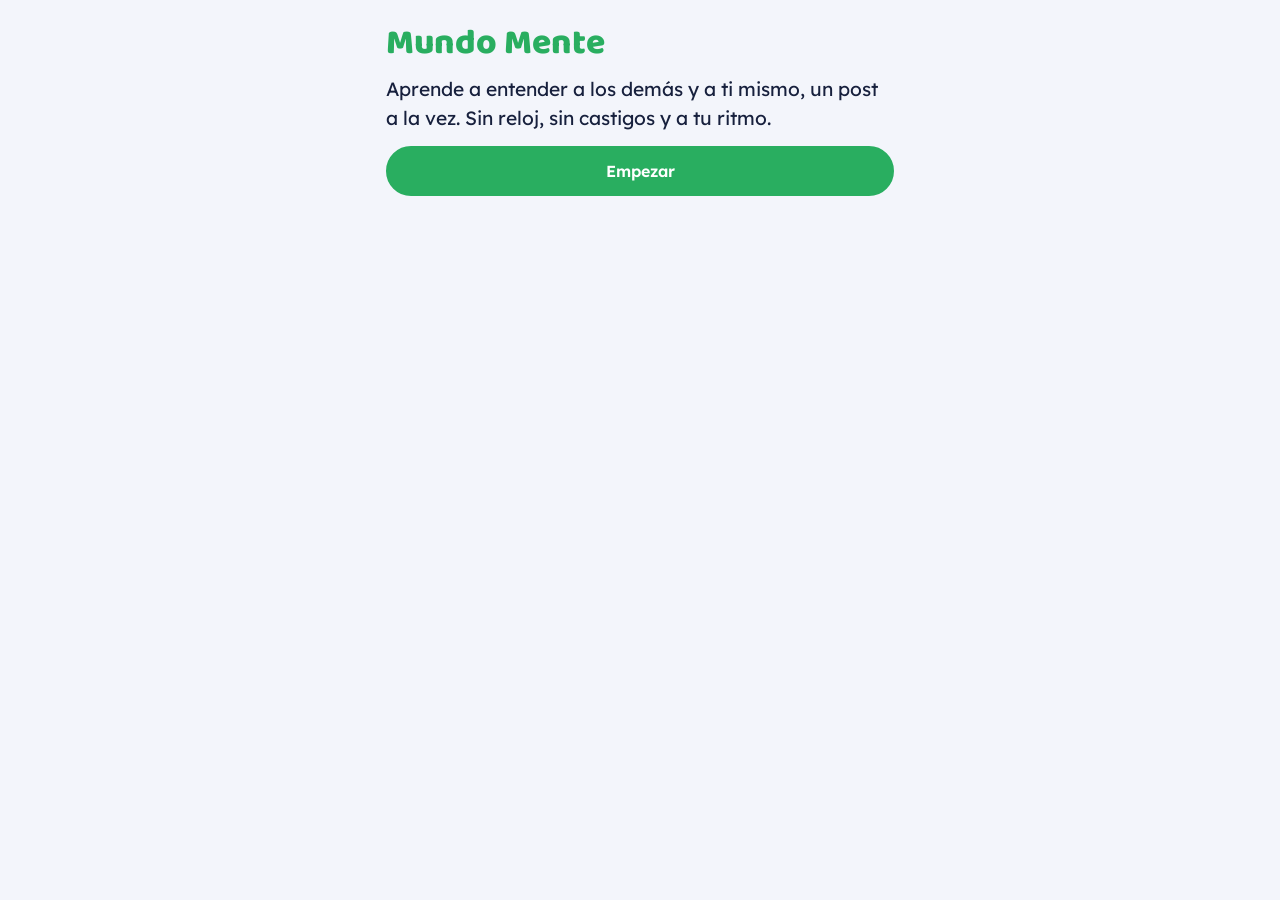
<file: index.html>
<!doctype html>
<html lang="es">
<head>
<meta charset="utf-8">
<meta name="viewport" content="width=device-width,initial-scale=1,viewport-fit=cover">
<meta name="theme-color" content="#5929AD">
<meta name="mobile-web-app-capable" content="yes">
<meta name="apple-mobile-web-app-capable" content="yes">
<meta name="apple-mobile-web-app-title" content="Mundo Mente">
<meta name="description" content="Juego para aprender emociones, amistades, conflictos y calma. De 4 a 18 años.">
<title>Mundo Mente</title>
<link rel="manifest" href="manifest.webmanifest">
<link rel="icon" type="image/png" sizes="32x32" href="icons/favicon-32.png">
<link rel="apple-touch-icon" href="icons/apple-touch-icon.png">
<link rel="stylesheet" href="fonts/fonts.css">
<style>:root{color-scheme:light;padding:env(safe-area-inset-top,0px) env(safe-area-inset-right,0px) env(safe-area-inset-bottom,0px) env(safe-area-inset-left,0px)}html,body{margin:0}</style>
</head>
<body>
<style>
/* Concepto: red social de pantalla completa. Un post = una tarea. El color de cada post lo da su categoría; el acento lo da el interés de cada niño o niña. */
:root{
  --h:262; --ch:262; --fs:1;
  --bg:#F3F5FB; --surface:#FFFFFF; --ink:#17203D; --muted:#566080; --line:#D3D9EE;
  --accent:hsl(var(--h) 62% 42%); --on-accent:#FFFFFF; --accent-soft:hsl(var(--h) 75% 92%);
  --good:#146C43; --good-soft:#D9F2E3; --try:#774900; --try-soft:#FFEFC7;
  --tint:9%; --shadow:0 6px 18px rgba(23,32,61,.10);
  --f-display:'Baloo 2','Trebuchet MS',system-ui,sans-serif;
  --f-body:'Lexend',system-ui,'Segoe UI',sans-serif;
  font-size:calc(16px * var(--fs));
}
@media (prefers-color-scheme:dark){:root:not([data-theme="light"]){
  --bg:#0D1226; --surface:#182041; --ink:#EEF1FF; --muted:#A9B2D6; --line:#2C3764;
  --accent:hsl(var(--h) 85% 72%); --on-accent:#0D1226; --accent-soft:hsl(var(--h) 38% 22%);
  --good:#7BE3AB; --good-soft:#12382A; --try:#FFD580; --try-soft:#3B2F10;
  --tint:15%; --shadow:0 6px 18px rgba(0,0,0,.45); color-scheme:dark;}}
:root[data-theme="dark"]{
  --bg:#0D1226; --surface:#182041; --ink:#EEF1FF; --muted:#A9B2D6; --line:#2C3764;
  --accent:hsl(var(--h) 85% 72%); --on-accent:#0D1226; --accent-soft:hsl(var(--h) 38% 22%);
  --good:#7BE3AB; --good-soft:#12382A; --try:#FFD580; --try-soft:#3B2F10;
  --tint:15%; --shadow:0 6px 18px rgba(0,0,0,.45); color-scheme:dark;}
:root.calm{--tint:4%}
:root.hc{--line:var(--ink); --muted:var(--ink); --tint:0%}

*{box-sizing:border-box}
[hidden]{display:none!important}
html,body{height:100%}
body{margin:0;background:var(--bg);color:var(--ink);font:400 1rem/1.5 var(--f-body);-webkit-text-size-adjust:100%}
button,input{font:inherit;color:inherit}
button{cursor:pointer}
h1,h2,h3,p{margin:0}
:focus-visible{outline:3px solid var(--accent);outline-offset:2px}
.sr{position:absolute;width:1px;height:1px;overflow:hidden;clip:rect(0 0 0 0)}

#app{height:100%;max-width:540px;margin:0 auto;position:relative;overflow:hidden;background:var(--bg)}
.shell{height:100%;display:flex;flex-direction:column}
.ob{height:100%;overflow-y:auto;padding:24px 16px 32px}

/* barra superior */
.top{display:flex;align-items:center;gap:8px;padding:10px 16px 6px}
.brand{font:800 1.35rem/1 var(--f-display);color:var(--accent);display:none}
.sp{flex:1}
@media(min-width:440px){.brand{display:block}}
.chip{display:inline-flex;align-items:center;gap:6px;padding:6px 12px;border-radius:999px;background:var(--surface);border:2px solid var(--line);font-weight:600;font-size:.9rem;white-space:nowrap;font-variant-numeric:tabular-nums}
.iconbtn{width:44px;height:44px;border-radius:50%;border:2px solid var(--line);background:var(--surface);display:grid;place-items:center;font-size:1.3rem;flex:none;padding:0}
.ava{background:var(--accent-soft);border-color:var(--accent)}
.chans{display:flex;gap:8px;overflow-x:auto;padding:4px 16px 10px;scrollbar-width:none}
.chans::-webkit-scrollbar{display:none}
.chan{flex:none;padding:8px 14px;border-radius:999px;border:2px solid var(--line);background:var(--surface);font-weight:500;white-space:nowrap;min-height:40px}
.chan[aria-pressed="true"]{background:var(--accent);color:var(--on-accent);border-color:var(--accent)}

/* feed */
.feed{flex:1;min-height:0;overflow-y:auto;scroll-snap-type:y mandatory;scroll-behavior:smooth;overscroll-behavior-y:contain;scrollbar-width:none;-webkit-overflow-scrolling:touch}
.feed::-webkit-scrollbar{display:none}
.post .pmain{transition:opacity .35s ease,transform .35s ease}
.post:not(.seen) .pmain{opacity:.45;transform:translateY(16px)}
:root.calm .post:not(.seen) .pmain{opacity:1;transform:none}
@media(prefers-reduced-motion:reduce){.post .pmain{transition:none}.post:not(.seen) .pmain{opacity:1;transform:none}}
.feed.locked{overflow-y:hidden}
@media(prefers-reduced-motion:reduce){.feed{scroll-behavior:auto}}
.post{min-height:100%;scroll-snap-align:start;scroll-snap-stop:always;padding:14px 16px 28px;display:flex;flex-direction:column;gap:12px;position:relative;
  background:var(--bg);background:color-mix(in srgb,hsl(var(--ch) 85% 52%) var(--tint),var(--bg));border-top:1px solid var(--line)}
.pmain{display:flex;flex-direction:column;gap:12px;padding-right:62px;min-width:0}
.phead{display:flex;align-items:center;gap:10px;min-width:0;padding-right:62px}
.pav{width:40px;height:40px;border-radius:50%;display:grid;place-items:center;font-size:1.3rem;flex:none;background:hsl(var(--ch) 80% 90%);border:2px solid hsl(var(--ch) 55% 45%)}
:root[data-theme="dark"] .pav{background:hsl(var(--ch) 35% 24%);border-color:hsl(var(--ch) 60% 65%)}
@media(prefers-color-scheme:dark){:root:not([data-theme="light"]) .pav{background:hsl(var(--ch) 35% 24%);border-color:hsl(var(--ch) 60% 65%)}}
.pname{min-width:0}
.pname b{display:block;font-weight:600;font-size:.95rem;overflow-wrap:anywhere}
.pname small{color:var(--muted);font-size:.8rem}
.badge{margin-left:auto;flex:none;font-size:.78rem;font-weight:600;padding:4px 10px;border-radius:999px;background:var(--surface);border:2px solid var(--line);white-space:nowrap}
.steps{display:none;gap:6px;flex-wrap:wrap;font-size:.8rem;color:var(--muted)}
:root.steps-on .steps{display:flex}
.steps span{padding:3px 10px;border-radius:999px;border:1px dashed var(--muted)}
.steps span.on{background:var(--ink);color:var(--bg);border-style:solid}
.scene{display:grid;place-items:center;min-height:116px;border-radius:24px;background:var(--surface);border:2px solid var(--line);font-size:3rem;letter-spacing:.12em;padding:14px;text-align:center;overflow-wrap:anywhere;line-height:1.25}
.story{font-size:1.2rem;line-height:1.55}
.q{font:700 1.45rem/1.25 var(--f-display);text-wrap:balance}
.banner{border-radius:16px;padding:10px 14px;font-size:.92rem;background:var(--accent-soft);border:2px solid var(--accent)}
.opts{display:flex;flex-direction:column;gap:10px}
.opt{display:flex;align-items:center;gap:12px;min-height:58px;width:100%;text-align:left;padding:12px 14px;border-radius:16px;border:2px solid var(--line);background:var(--surface);font-size:1.05rem;line-height:1.35}
.opt .n{flex:none;width:28px;height:28px;border-radius:50%;display:grid;place-items:center;font-size:.85rem;font-weight:600;background:var(--accent-soft);color:var(--ink)}
.opt:hover{border-color:var(--accent)}
.opt.sel{border-color:var(--accent);background:var(--accent-soft)}
.opt.ok{border-color:var(--good);background:var(--good-soft)}
.opt.no{border-color:var(--try);background:var(--try-soft);opacity:.75}
.opt.dim{opacity:.55}
.opt.alt{border-style:dashed;background:transparent}
.opt:disabled{cursor:default}
.opt.shake{animation:shake .35s}
@keyframes shake{25%{transform:translateX(-5px)}75%{transform:translateX(5px)}}
.fb{border-radius:20px;padding:14px 16px;display:flex;flex-direction:column;gap:6px}
.fb.ok{background:var(--good-soft);border:2px solid var(--good)}
.fb.try{background:var(--try-soft);border:2px solid var(--try)}
.fb strong{font:700 1.15rem var(--f-display)}
.pts{align-self:flex-start;font-weight:600;font-size:.9rem;padding:2px 12px;border-radius:999px;background:var(--surface);border:2px solid var(--line);font-variant-numeric:tabular-nums}
.adult{border-radius:16px;padding:12px 14px;font-size:.95rem;border:2px dashed var(--muted);background:var(--surface)}
.adult b{display:block;font-size:.8rem;letter-spacing:.06em;text-transform:uppercase;color:var(--muted);margin-bottom:2px}
.foot{display:flex;justify-content:space-between;align-items:center;gap:10px;margin-top:auto;padding-top:6px}
.btn{min-height:50px;padding:10px 22px;border-radius:999px;border:2px solid var(--line);background:var(--surface);font-weight:600}
.btn.primary{background:var(--accent);color:var(--on-accent);border-color:var(--accent)}
.btn.ghost{background:transparent;border-color:transparent;color:var(--muted);text-decoration:underline}
.btn:disabled{opacity:.45;cursor:default}
.rail{position:absolute;right:8px;top:70px;display:flex;flex-direction:column;gap:12px;align-items:center}
.rbtn{display:flex;flex-direction:column;align-items:center;gap:2px;background:none;border:0;padding:0;font-size:.7rem;color:var(--muted);text-decoration:none;width:50px}
.rbtn i{font-style:normal;width:46px;height:46px;border-radius:50%;display:grid;place-items:center;background:var(--surface);border:2px solid var(--line);font-size:1.25rem;box-shadow:var(--shadow)}
.rbtn[aria-pressed="true"] i{background:var(--accent-soft);border-color:var(--accent)}

/* interacciones */
.bubble-wrap{display:grid;place-items:center;min-height:230px}
.bubble{width:150px;height:150px;border-radius:50%;background:var(--accent);box-shadow:0 0 0 16px var(--accent-soft);transform:scale(.62);transition:transform 4s ease-in-out}
.bubble.in{transform:scale(1)}
.bubble.out{transform:scale(.62);transition-duration:6s}
.cue{text-align:center;font:700 1.3rem var(--f-display);min-height:2em}
.faces{display:grid;grid-template-columns:repeat(5,1fr);gap:6px}
.face{display:flex;flex-direction:column;align-items:center;gap:2px;padding:8px 2px;border-radius:14px;border:2px solid var(--line);background:var(--surface);font-size:.7rem;color:var(--muted);min-height:76px}
.face i{font-style:normal;font-size:1.8rem}
.face[aria-pressed="true"]{border-color:var(--accent);background:var(--accent-soft);color:var(--ink)}
.srow{display:flex;align-items:center;gap:10px;flex-wrap:wrap}
.srow .lbl{width:100px;font-weight:500}
.dot{width:44px;height:44px;border-radius:50%;border:2px solid var(--line);background:var(--surface);font-size:1.1rem}
.dot[aria-pressed="true"]{background:var(--good-soft);border-color:var(--good)}
.mine{margin:0;padding:10px 14px 10px 36px;border-radius:16px;border:2px dashed var(--line);min-height:48px;display:flex;flex-direction:column;gap:4px}
.mine:empty::before{content:"Aquí aparecerá tu orden";color:var(--muted);margin-left:-22px;list-style:none}
.dots{display:flex;gap:6px;justify-content:center}
.dots i{width:10px;height:10px;border-radius:50%;background:var(--line)}
.dots i.on{background:var(--accent)}
.bigstep{font:600 1.3rem/1.4 var(--f-display);text-align:center;padding:18px;border-radius:20px;background:var(--surface);border:2px solid var(--line);min-height:110px;display:grid;place-items:center}
.chk{display:flex;gap:12px;align-items:flex-start;width:100%;text-align:left;padding:12px 14px;border-radius:16px;border:2px solid var(--line);background:var(--surface);min-height:56px}
.chk .bx{flex:none;width:26px;height:26px;border-radius:8px;border:2px solid var(--muted);display:grid;place-items:center;font-size:.9rem}
.chk[aria-checked="true"]{border-color:var(--good);background:var(--good-soft)}
.chk[aria-checked="true"] .bx{background:var(--good);color:var(--surface);border-color:var(--good)}
.phr{display:flex;gap:8px}
.phr .opt{flex:1}
.phr .hear{flex:none;width:52px;border-radius:16px;border:2px solid var(--line);background:var(--surface);font-size:1.2rem}

.prev{font-size:.82rem;color:var(--muted);display:flex;gap:6px;flex-wrap:wrap}
.prev span{padding:3px 10px;border-radius:999px;border:1px solid var(--line);background:var(--surface)}
.rprog{display:flex;align-items:center;gap:10px;padding:0 16px 8px;font-size:.82rem;color:var(--muted)}
.rprog .bar{flex:1;height:10px}
.rprog b{color:var(--ink);font-weight:600;white-space:nowrap}
.chan.quick{border-color:var(--accent);color:var(--ink);background:var(--accent-soft)}
.count{text-align:center;font:800 2.2rem var(--f-display);min-height:1.3em;font-variant-numeric:tabular-nums}
.cats{display:flex;flex-wrap:wrap;gap:6px}
.cats span{padding:4px 12px;border-radius:999px;background:var(--surface);border:2px solid var(--line);font-size:.9rem}
.srow.col{flex-direction:column;align-items:flex-start;gap:6px}
.nr .pmain{padding-right:0}
.dots7{display:flex;gap:6px}
.d7{flex:1;text-align:center;font-size:.72rem;color:var(--muted)}
.d7 i{width:100%;max-width:38px;aspect-ratio:1;margin:0 auto 2px;border-radius:50%;border:2px solid var(--line);background:var(--surface);font-style:normal;display:grid;place-items:center;color:var(--ink)}
.d7.on i{background:var(--good-soft);border-color:var(--good)}
@media(max-width:380px){.rail{right:2px}.rbtn{width:44px;font-size:0}.rbtn i{width:42px;height:42px}.pmain,.phead{padding-right:50px}.nr .pmain{padding-right:0}}
/* vistas */
.view{flex:1;min-height:0;overflow-y:auto;padding:8px 16px 28px;display:flex;flex-direction:column;gap:16px}
.view h2{font:800 1.5rem/1.2 var(--f-display)}
.view h3{font:700 1.15rem/1.25 var(--f-display)}
.panel{background:var(--surface);border:2px solid var(--line);border-radius:20px;padding:14px 16px;display:flex;flex-direction:column;gap:10px;min-width:0}
.muted{color:var(--muted);font-size:.92rem}
.bar{height:12px;border-radius:99px;background:var(--line);overflow:hidden}
.bar i{display:block;height:100%;background:var(--accent);border-radius:99px;transition:width .4s}
.hero{display:flex;align-items:center;gap:14px}
.hero .big{width:72px;height:72px;border-radius:50%;display:grid;place-items:center;font-size:2.4rem;background:var(--accent-soft);border:3px solid var(--accent);flex:none}
.grid{display:grid;grid-template-columns:repeat(auto-fill,minmax(130px,1fr));gap:10px}
.ach{border-radius:16px;border:2px solid var(--line);padding:10px;display:flex;flex-direction:column;gap:2px;align-items:flex-start;background:var(--surface)}
.ach.lock{opacity:.5}
.ach.lock i{filter:grayscale(1)}
.ach i{font-style:normal;font-size:1.8rem}
.ach b{font-size:.92rem;line-height:1.25}
.ach small{color:var(--muted);font-size:.78rem;line-height:1.3}
.stk{aspect-ratio:1;border-radius:18px;border:2px solid var(--line);display:flex;flex-direction:column;align-items:center;justify-content:center;gap:2px;background:var(--surface);font-size:2.2rem;padding:6px;text-align:center}
.stk small{font-size:.72rem;color:var(--muted)}
.stk.lock{opacity:.5}
.stk.lock span{filter:grayscale(1) brightness(.8)}
.rw{display:flex;flex-direction:column;gap:6px;padding:10px 0;border-top:1px solid var(--line)}
.rw:first-of-type{border-top:0}
.rw .row{display:flex;justify-content:space-between;gap:10px;align-items:center}
.rw .row b{min-width:0;overflow-wrap:anywhere}
.sw{display:flex;align-items:center;gap:12px;width:100%;text-align:left;padding:12px;border:2px solid var(--line);border-radius:16px;background:var(--surface);min-height:58px}
.sw .t{min-width:0}
.sw .t small{display:block;color:var(--muted);font-size:.82rem;line-height:1.3}
.sw .tg{margin-left:auto;flex:none;width:48px;height:28px;border-radius:99px;background:var(--line);position:relative;transition:background .2s}
.sw .tg::after{content:'';position:absolute;top:3px;left:3px;width:22px;height:22px;border-radius:50%;background:#fff;box-shadow:0 1px 3px rgba(0,0,0,.35);transition:transform .2s}
.sw[aria-checked="true"] .tg{background:var(--accent)}
.sw[aria-checked="true"] .tg::after{transform:translateX(20px)}
.seg{display:grid;grid-template-columns:1fr 1fr;gap:8px}
.seg.four{grid-template-columns:1fr 1fr}
.segb{padding:10px;border-radius:16px;border:2px solid var(--line);background:var(--surface);text-align:left;min-height:62px;line-height:1.3}
.segb small{display:block;color:var(--muted);font-size:.78rem}
.segb[aria-pressed="true"]{border-color:var(--accent);background:var(--accent-soft)}
.field{width:100%;min-height:48px;padding:8px 14px;border-radius:14px;border:2px solid var(--line);background:var(--bg)}
.pre{display:flex;flex-direction:column;gap:2px;width:100%;text-align:left;padding:10px 12px;border-radius:14px;border:2px solid var(--line);background:var(--surface)}
.pre small{color:var(--muted);font-size:.8rem;line-height:1.3}
.pre[aria-pressed="true"]{border-color:var(--accent);background:var(--accent-soft)}
.list{margin:0;padding-left:1.2em;display:flex;flex-direction:column;gap:6px}
.sbar{display:grid;grid-template-columns:130px 1fr 44px;gap:8px;align-items:center;font-size:.88rem}
@media(max-width:400px){.sbar{grid-template-columns:100px 1fr 38px}}

/* navegación */
.nav{display:grid;grid-template-columns:repeat(4,1fr);border-top:2px solid var(--line);background:var(--surface)}
.nav button{border:0;background:none;padding:6px 4px 8px;display:flex;flex-direction:column;align-items:center;gap:0;font-size:.74rem;color:var(--muted);min-height:58px;justify-content:center}
.nav button span{font-size:1.4rem;line-height:1.2}
.nav button[aria-current="page"]{color:var(--accent);font-weight:600}
:root.hc .nav button{color:var(--ink)}

/* hojas y ventanas */
.sheet-bg{position:fixed;inset:0;background:rgba(8,12,30,.6);z-index:50;display:flex;justify-content:center;align-items:flex-end}
.sheet-bg.mid{align-items:center;padding:16px}
.sheet{width:min(540px,100%);max-height:90%;overflow-y:auto;background:var(--bg);border-radius:28px 28px 0 0;padding:16px 16px 28px;display:flex;flex-direction:column;gap:12px}
.mid .sheet{border-radius:28px;text-align:center;align-items:center;padding:26px 20px;gap:10px}
.sheet-head{display:flex;justify-content:space-between;align-items:center;gap:10px}
.sheet-head h2{font:800 1.35rem var(--f-display)}
.emo{font-size:4.2rem;line-height:1.1}
.chest{font-size:5rem;animation:bob 1.6s ease-in-out infinite}
@keyframes bob{50%{transform:translateY(-8px) rotate(-4deg)}}
.float{position:fixed;z-index:70;font:700 1.3rem var(--f-display);pointer-events:none;color:var(--ink);background:var(--surface);padding:2px 12px;border-radius:99px;border:2px solid var(--accent);animation:rise 1.1s ease-out forwards}
@keyframes rise{from{transform:translateY(0);opacity:1}to{transform:translateY(-70px);opacity:0}}
.conf{position:fixed;z-index:70;pointer-events:none;font-size:1.4rem;animation:fly 1s ease-out forwards}
@keyframes fly{to{transform:translate(var(--dx),var(--dy)) rotate(240deg);opacity:0}}
:root.calm .conf,:root.calm .chest{animation:none}
@media(prefers-reduced-motion:reduce){.conf,.chest,.bubble,.float{animation:none}.bubble{transition:none}}
.int-grid{display:grid;grid-template-columns:repeat(2,1fr);gap:8px}
.avs{display:flex;gap:10px;flex-wrap:wrap}
.avs button{width:64px;height:64px;border-radius:50%;border:3px solid var(--line);background:var(--surface);font-size:2rem;padding:0}
.avs button[aria-pressed="true"]{border-color:var(--accent);background:var(--accent-soft)}
.ages{display:flex;flex-wrap:wrap;gap:8px}
.ages button{width:52px;height:52px;border-radius:14px;border:2px solid var(--line);background:var(--surface);font-weight:600}
.ages button[aria-pressed="true"]{background:var(--accent);color:var(--on-accent);border-color:var(--accent)}
.obbig{font:800 2.2rem/1.1 var(--f-display);color:var(--accent)}
.stack{display:flex;flex-direction:column;gap:12px}
</style>

<div id="app">
  <div id="ob" class="ob" hidden></div>
  <div id="shell" class="shell" hidden>
    <header class="top">
      <button id="avaBtn" class="iconbtn ava" aria-label="Mi perfil"></button>
      <span class="brand">Mundo Mente</span>
      <span class="sp"></span>
      <span class="chip" id="hudPts" aria-label="Puntos"></span>
      <span class="chip" id="hudStreak" aria-label="Días seguidos"></span>
      <button id="setBtn" class="iconbtn" aria-label="Cómo me gusta jugar">⚙️</button>
    </header>
    <nav id="chans" class="chans" aria-label="Canales"></nav>
    <div id="rprog" class="rprog" aria-live="polite"></div>
    <main id="feed" class="feed" tabindex="-1"></main>
    <section id="v-logros" class="view" hidden></section>
    <section id="v-mundo" class="view" hidden></section>
    <section id="v-familia" class="view" hidden></section>
    <nav class="nav" id="nav" aria-label="Secciones">
      <button data-tab="inicio" aria-current="page"><span>🏠</span>Inicio</button>
      <button data-tab="logros"><span>🏆</span>Logros</button>
      <button data-tab="mundo"><span>🎒</span>Mi mundo</button>
      <button data-tab="familia"><span>👨‍👩‍👧</span>Familia</button>
    </nav>
  </div>
</div>

<script>
(function(){
'use strict';

/* Los métodos nativos escriben la palabra "null" cuando reciben un valor vacío; aquí se ignoran los valores vacíos. */
['replaceChildren','append'].forEach(function(m){
  const o=Element.prototype[m];
  Element.prototype[m]=function(){return o.apply(this,Array.prototype.filter.call(arguments,function(x){return x!=null&&x!==false;}));};
});

/* Enlace que se comparte por WhatsApp. Si queda vacío se usa la dirección de esta página. */
const SHARE_URL='';

/* ================= utilidades ================= */
const $=(s,r=document)=>r.querySelector(s);
function h(tag,props,...kids){
  const e=document.createElement(tag);
  if(props)for(const k in props){const v=props[k];
    if(v==null||v===false)continue;
    if(k==='class')e.className=v;
    else if(k==='text')e.textContent=v;
    else if(k.startsWith('on'))e.addEventListener(k.slice(2),v);
    else e.setAttribute(k,v===true?'':v);}
  for(const c of kids.flat(Infinity)){if(c==null||c===false)continue;e.append(c.nodeType?c:document.createTextNode(c));}
  return e;
}
const shuffle=a=>{a=a.slice();for(let i=a.length-1;i>0;i--){const j=Math.floor(Math.random()*(i+1));[a[i],a[j]]=[a[j],a[i]];}return a;};
const pick=a=>a[Math.floor(Math.random()*a.length)];
const today=()=>{const d=new Date();return d.getFullYear()+'-'+String(d.getMonth()+1).padStart(2,'0')+'-'+String(d.getDate()).padStart(2,'0');};
const yesterday=()=>{const d=new Date();d.setDate(d.getDate()-1);return d.getFullYear()+'-'+String(d.getMonth()+1).padStart(2,'0')+'-'+String(d.getDate()).padStart(2,'0');};
const RM=window.matchMedia&&matchMedia('(prefers-reduced-motion: reduce)').matches;

/* ================= datos: intereses ================= */
const THEMES={
  dino:{n:'Dinosaurios',i:'🦖',h:145,av:['🦖','🦕','🥚'],A:{e:'🦖',n:'Rex'},B:{e:'🦕',n:'Dina'},topic:'los dinosaurios',
    st:[['🥚','Huevo'],['🦴','Fósil'],['🌋','Volcán'],['🌿','Helecho'],['🦕','Cuello largo'],['🦖','Rey del Jurásico']]},
  space:{n:'Espacio',i:'🚀',h:262,av:['🧑‍🚀','🚀','👽'],A:{e:'🧑‍🚀',n:'Nova'},B:{e:'👽',n:'Zip'},topic:'el espacio',
    st:[['🌙','Luna'],['🪐','Saturno'],['⭐','Estrella'],['☄️','Cometa'],['🛰️','Satélite'],['🌌','Galaxia']]},
  animals:{n:'Animales',i:'🐶',h:28,av:['🐶','🐱','🐰'],A:{e:'🐶',n:'Toby'},B:{e:'🐱',n:'Mina'},topic:'los animales',
    st:[['🐾','Huella'],['🦋','Mariposa'],['🐢','Tortuga'],['🦊','Zorro'],['🦉','Búho'],['🐘','Elefante']]},
  sea:{n:'Mar',i:'🐬',h:200,av:['🐬','🐙','🧜'],A:{e:'🐬',n:'Delfi'},B:{e:'🐙',n:'Pulpi'},topic:'el mar',
    st:[['🐚','Concha'],['🦀','Cangrejo'],['🐠','Pez'],['🐳','Ballena'],['🦈','Tiburón'],['🪸','Coral']]},
  robots:{n:'Robots',i:'🤖',h:222,av:['🤖','🦾','🛠️'],A:{e:'🤖',n:'Beep'},B:{e:'🧑‍🔧',n:'Mecha'},topic:'los robots',
    st:[['⚙️','Engranaje'],['🔋','Batería'],['💡','Idea'],['🔧','Llave'],['🧲','Imán'],['🤖','Robot maestro']]},
  vehicles:{n:'Vehículos',i:'🚗',h:4,av:['🚗','🚂','🚁'],A:{e:'🚗',n:'Turbo'},B:{e:'🚂',n:'Chuchú'},topic:'los vehículos',
    st:[['🚦','Semáforo'],['🚌','Bus'],['🚒','Bombero'],['🚜','Tractor'],['🚁','Helicóptero'],['🚀','Cohete']]},
  sports:{n:'Fútbol y deportes',i:'⚽',h:88,av:['⚽','🏅','🦁'],A:{e:'🦁',n:'Rugo'},B:{e:'🐯',n:'Tito'},topic:'el fútbol',
    st:[['🥅','Arco'],['👟','Zapatillas'],['🏆','Copa'],['🥇','Medalla'],['🧤','Guantes'],['⚽','Balón de oro']]},
  fantasy:{n:'Dragones y magia',i:'🐉',h:300,av:['🐉','🦄','🧙'],A:{e:'🐉',n:'Draco'},B:{e:'🦄',n:'Luma'},topic:'la magia',
    st:[['🔮','Cristal'],['🏰','Castillo'],['🗝️','Llave mágica'],['🧚','Hada'],['📜','Pergamino'],['👑','Corona']]},
  music:{n:'Música y arte',i:'🎵',h:335,av:['🎵','🎨','🎸'],A:{e:'🦜',n:'Lora'},B:{e:'🐻',n:'Beto'},topic:'la música',
    st:[['🥁','Tambor'],['🎹','Piano'],['🎨','Paleta'],['🎺','Trompeta'],['🎻','Violín'],['🎤','Micrófono']]},
  games:{n:'Videojuegos',i:'🎮',h:168,av:['🎮','👾','🕹️'],A:{e:'👾',n:'Pixel'},B:{e:'🕹️',n:'Joy'},topic:'los videojuegos',
    st:[['🕹️','Palanca'],['👾','Alien'],['🧩','Puzzle'],['🏁','Meta'],['💎','Diamante'],['🎮','Control dorado']]}
};

const CATS={
  mind:{n:'Detective de mentes',i:'🧠',u:'@detective_de_mentes',h:272,c:'Mentes'},
  emo:{n:'Emociones',i:'😊',u:'@mapa_de_emociones',h:340,c:'Emociones'},
  conf:{n:'Resolver conflictos',i:'🕊️',u:'@puentes_de_paz',h:172,c:'Conflictos'},
  talk:{n:'Conversar',i:'💬',u:'@club_de_conversacion',h:208,c:'Conversar'},
  calm:{n:'Calma y sentidos',i:'🌿',u:'@rincon_de_calma',h:142,c:'Calma'},
  team:{n:'En familia',i:'👨‍👩‍👧',u:'@juntos_en_familia',h:38,c:'Juntos'},
  digi:{n:'Mundo online',i:'🌐',u:'@mundo_online',h:250,c:'Online'},
  vida:{n:'Vida adulta',i:'🧭',u:'@camino_a_la_vida_adulta',h:60,c:'Vida adulta'}
};
const LEVELS=[
  {n:'Nivel 1',a:'4 a 6 años',d:'Mucho apoyo visual y frases cortas'},
  {n:'Nivel 2',a:'7 a 9 años',d:'Historias breves y primeras decisiones propias'},
  {n:'Nivel 3',a:'10 a 12 años',d:'Ironía, grupos, emociones mezcladas'},
  {n:'Nivel 4',a:'13 a 14 años',d:'Redes, presión de grupo, pensamiento crítico'},
  {n:'Nivel 5',a:'15 a 18 años',d:'Autonomía y preparación para la vida adulta'}
];
const ADULT_TIP={
  mind:'Pregunte con curiosidad: “¿Cómo lo supiste?” y “¿Qué estará pensando esa persona?”. Evite corregir de inmediato.',
  emo:'Pregunte: “¿Cuándo te has sentido así?” y “¿Qué te ayudó?”. Nombre la emoción sin juzgarla antes de aconsejar.',
  conf:'Pregunte: “¿Qué harías tú?” y “¿Y si la otra persona se enoja?”. Ensayen la frase en un juego de roles, cambiando de papel.',
  talk:'Practiquen la frase juntos, primero usted y luego el niño o la niña. Celebre el intento, no la perfección.',
  calm:'Háganlo juntos: la calma se contagia y modelarla enseña más que explicarla.',
  digi:'Pregunte: “¿Te ha pasado algo parecido?”. Acuerden a quién avisar y qué hacer, sin castigar por contar lo que pasó en línea.',
  team:'',
  vida:'Pregunte “¿qué quieres tú?” y “¿qué apoyo necesitas?”. Apoye a decidir sin decidir por la persona y acompañe sin hablar en su lugar.'
};

/* ================= datos: posts ================= */
/* t=categoría, lv=niveles (0 a 3), who: both | alone | together, k=tipo. {A},{B}: compañeros del interés; {a},{b}: sus emojis */
const CARDS=[
/* ---- Detective de mentes ---- */
{id:'m1',t:'mind',lv:[0,1],k:'choice',scene:'{a} 🧸 📦🔴 📦🔵',story:'{A} guarda su osito en la caja roja y sale a jugar. Mientras {A} no está, {B} cambia el osito a la caja azul.',q:'Cuando {A} vuelva, ¿dónde va a buscar su osito?',o:['En la caja roja 🔴','En la caja azul 🔵'],ok:0,hint:'¿{A} vio que {B} lo cambió?',why:'{A} no vio el cambio, así que busca donde cree que está. Las personas actúan según lo que creen, aunque no sea verdad.'},
{id:'m2',t:'mind',lv:[0,1],k:'choice',scene:'📦 “Lápices” ✏️ ➜ 🧸',story:'Esta caja dice “Lápices”, pero adentro hay un osito. {A} llega y todavía no abre la caja.',q:'¿Qué cree {A} que hay adentro?',o:['Lápices ✏️','Un osito 🧸'],ok:0,hint:'{A} solo ve la caja por fuera.',why:'{A} todavía no miró adentro, así que cree lo que dice la caja. Tú sabes la verdad y {A} no. ¡Saber cosas distintas es normal!'},
{id:'m3',t:'mind',lv:[0,1],k:'choice',scene:'{a} 🍫   {b} 🍓',story:'A {A} le encanta el helado de chocolate. A {B} le encanta el de frutilla. Hoy {A} va a regalarle un helado a {B}.',q:'¿Cuál debería elegir {A}?',o:['Chocolate 🍫','Frutilla 🍓'],ok:1,hint:'Piensa en lo que le gusta a {B}.',why:'Cada persona quiere cosas distintas. Para alegrar a alguien, pensamos en lo que le gusta a esa persona.'},
{id:'m4',t:'mind',lv:[0],k:'choice',scene:'{a} 👀 📦⚽   {b} 🙈',story:'{A} mira dentro de la caja y ve una pelota. {B} tiene los ojos tapados y no mira.',q:'¿Quién sabe qué hay en la caja?',o:['{A}','{B}','Los dos'],ok:0,hint:'¿Quién miró?',why:'Quien mira, sabe. {B} no miró, así que todavía no lo sabe.'},
{id:'m5',t:'mind',lv:[0,1],k:'choice',scene:'🏃 💥 😮',story:'{A} va corriendo y, sin querer, choca con {B}. {A} abre mucho los ojos y dice “¡Ay!”.',q:'¿{A} quiso chocar?',o:['No, fue sin querer','Sí, quiso hacer daño'],ok:0,hint:'Mira la cara de {A} y lo que pasó.',why:'Fue un accidente: la cara de sorpresa y el “¡Ay!” son pistas. Cuando es sin querer, se puede decir “no pasa nada” y ayudar.'},
{id:'m6',t:'mind',lv:[1,2],k:'choice',scene:'{a} 🎁🤫  {b} 👂',story:'{A} prepara un regalo sorpresa para {B}. {B} escuchó el secreto sin querer, pero {A} no se dio cuenta de que {B} escuchó.',q:'¿Qué cree {A}?',o:['Que {B} ya sabe la sorpresa','Que {B} no sabe nada de la sorpresa','Que {B} no quiere regalos'],ok:1,hint:'¿{A} sabe que {B} escuchó?',why:'{A} cree que {B} no sabe, aunque en realidad sí sabe. Pensar en lo que otra persona piensa es un nivel más difícil: ¡lo lograste!'},
{id:'m7',clues:['Lo que dice: “no importa”.','Cómo lo dice: voz bajita, boca apretada, mirada al suelo.','Lo que pasó: perdió el juego.','Cuando las palabras y el cuerpo no coinciden, el cuerpo da más información.'],t:'mind',lv:[1,2,3,4],k:'choice',scene:'{a} 😶 “No importa…”',story:'{A} perdió el juego y dice “no importa” con voz bajita, la boca apretada y mirando al suelo.',q:'¿Qué puede estar sintiendo {A} de verdad?',o:['Alegría','Tristeza o rabia, aunque diga que no','No siente nada'],ok:1,hint:'Mira qué dicen la voz, la boca y la mirada.',why:'A veces escondemos lo que sentimos. La voz, la cara y el cuerpo dan pistas. Si te importa, puedes preguntar: “¿Quieres contarme?”.'},
{id:'m8',t:'mind',lv:[1,2],k:'choice',scene:'{a} 👀 6️⃣ ↔ 9️⃣ 👀 {b}',story:'En el suelo hay un número grande. {A} lo mira desde un lado y dice “¡Es un 6!”. {B} lo mira desde el lado contrario y dice “¡Es un 9!”.',q:'¿Quién tiene razón?',o:['Solo {A}','Solo {B}','Los dos: miran desde lugares distintos'],ok:2,hint:'¿Desde dónde mira cada uno?',why:'Desde cada lugar se ve distinto. Cuando hay un desacuerdo, ayuda preguntar: “¿Desde dónde lo ves tú?”.'},
{id:'m9',clues:['Lo que dice: “¡Qué día perfecto!”.','Lo que pasa: llueve fuerte y {A} se cayó al charco.','La cara de {B}: cansada, no contenta.','Si lo que dice no coincide con lo que pasa y con su cara, puede ser ironía: dice lo contrario de lo que siente.'],t:'mind',lv:[2,3,4],k:'choice',scene:'🌧️ {a}💦 😒',story:'Está lloviendo a cántaros. {A} se cae en un charco y {B} dice, con cara de cansancio: “¡Qué día perfecto!”.',q:'¿Qué quiso decir {B}?',o:['Que de verdad le encanta este día','Que el día va mal; lo dijo al revés (ironía)','Que quiere ir a nadar'],ok:1,hint:'Compara lo que dice con su cara y con lo que pasó.',why:'La ironía dice una cosa para decir lo contrario. Las pistas son el tono de voz, la cara y la situación. Si dudas, puedes preguntar: “¿Lo dices en serio?”.'},
{id:'m10',clues:['Lo que dijo {A}: algo malo de una camiseta.','Quién estaba detrás: {B}, con esa camiseta.','{A} no sabía que {B} estaba ahí.','Decir algo sin saber que afecta a alguien es una metida de pata y se arregla con una disculpa corta.'],t:'mind',lv:[2,3,4],k:'choice',scene:'{a} 💬 😬 {b} 👕',story:'En el recreo {A} dice: “¡Qué fea esa camiseta del equipo rojo!”. Sin darse cuenta, {B}, que está justo detrás, lleva puesta esa camiseta.',q:'¿Qué puede hacer {A} al darse cuenta?',o:['Hacerse el distraído y no decir nada','Decir: “Perdón, no vi que estabas ahí. Cada uno tiene su equipo”','Reírse más fuerte'],ok:1,hint:'Una disculpa corta y sincera repara.',why:'Se llama “metida de pata”: pasa porque {A} no sabía algo. Lo mejor es disculparse en breve, sin dramatizar, y seguir.'},
{id:'m11',clues:['La frase: “mariposas en la guata”.','¿Hay mariposas de verdad? No: es una forma de decir otra cosa.','Cuándo lo dice: antes de salir al escenario.','Antes de actuar, muchas personas sienten nervios en la guata.'],t:'mind',lv:[1,2],k:'choice',scene:'{a} 🦋🦋 en la guata',story:'Antes de salir al escenario, {A} dice: “Tengo mariposas en la guata”.',q:'¿Qué quiere decir?',o:['Que tiene nervios','Que se comió unas mariposas','Que tiene hambre'],ok:0,hint:'Es una frase con otro significado.',why:'Hay frases que no significan lo que dicen palabra por palabra. Si no la entiendes, puedes preguntar: “¿Qué quieres decir con eso?”. ¡Preguntar es muy inteligente!'},
{id:'m12',t:'mind',lv:[2,3,4],who:'alone',k:'choice',scene:'🎁🖼️ 😬',story:'{B} te regala un dibujo que hizo con mucho esfuerzo. A ti no te gusta tanto, pero ves que {B} espera tu reacción.',q:'¿Qué dirías?',o:['“Está horrible”','“Gracias por hacerlo para mí. Me gusta cómo usaste los colores”','Nada, y me voy'],ok:1,hint:'¿Puedes decir algo verdadero y amable a la vez?',why:'Se puede ser sincero y amable: eliges algo verdadero y bueno para decir. No hace falta decir todo lo que piensas, ni mentir.'},
/* ---- Emociones ---- */
{id:'e1',t:'emo',lv:[0],k:'choice',scene:'{a} 🎉🎈',story:'{A} salta y se ríe porque llegó su mejor amigo.',q:'¿Qué siente {A}?',o:['😀 Alegría','😢 Tristeza','😠 Rabia'],ok:0,hint:'Mira la sonrisa y los saltos.',why:'La sonrisa y los saltos muestran alegría.'},
{id:'e2',t:'emo',lv:[0],k:'choice',scene:'{b} 🍦💧 😢',story:'A {B} se le cayó el helado al suelo. Tiene los ojos mojados y la boca hacia abajo.',q:'¿Qué siente {B}?',o:['😀 Alegría','😢 Tristeza','😮 Sorpresa'],ok:1,hint:'Mira los ojos y la boca.',why:'Las lágrimas y la boca hacia abajo muestran tristeza. Podemos ayudar con un abrazo o con palabras amables.'},
{id:'e3',t:'emo',lv:[0,1],k:'choice',scene:'⛈️ {a} 🙈',story:'Se escucha un trueno muy fuerte. {A} se tapa los oídos y se esconde detrás de una silla.',q:'¿Qué siente {A}?',o:['😨 Miedo','😀 Alegría','😴 Sueño'],ok:0,hint:'¿Por qué se esconde?',why:'Esconderse y taparse los oídos son pistas de miedo. Tener miedo es normal. Un lugar seguro y un abrazo ayudan.'},
{id:'e4',t:'emo',lv:[0,1,2],k:'choice',open:true,scene:'😠 ➜ ✊ 🔥 💓',story:'Cuando sientes rabia, tu cuerpo avisa antes que tu cabeza.',q:'¿Dónde sientes tú la rabia?',o:['En las manos (puños apretados)','En la cara (caliente)','En la guata (un nudo)','En el pecho (late fuerte)'],why:'¡Todas sirven! Tu cuerpo te avisa. Si lo notas a tiempo, puedes parar, respirar y elegir qué hacer.'},
{id:'e5',t:'emo',lv:[0,1,2,3,4],k:'scale',scene:'🌡️',story:'El termómetro de emociones dice qué tan grande es lo que sientes. No hay números malos.',q:'¿Cómo está tu cuerpo ahora mismo?'},
{id:'e6',t:'emo',lv:[1,2,3,4],k:'choice',scene:'🎉 ❤️ y 😰',story:'{A} quiere ir a una fiesta, pero también siente miedo de no conocer a nadie.',q:'¿Se pueden sentir dos cosas a la vez?',o:['Sí, es normal sentir dos emociones a la vez','No, solo se puede sentir una'],ok:0,hint:'Piensa si alguna vez quisiste algo y a la vez te dio miedo.',why:'Sí. Podemos querer algo y tener miedo al mismo tiempo. Eso es un conflicto interno y se puede resolver con pasos pequeños.'},
{id:'e7',t:'emo',lv:[1,2,3,4],who:'alone',k:'choice',scene:'🎉 ¿y ahora?',story:'{A} quiere ir a la fiesta, pero siente miedo. Te pide un consejo.',q:'¿Qué plan le ayuda más?',o:['Ir con alguien de confianza, quedarse un ratito y después decidir si sigue','No ir nunca a ninguna fiesta','Ir y no hablar con nadie'],ok:0,hint:'Un paso pequeño es más fácil que uno gigante.',why:'Un paso pequeño ayuda: ir acompañado, quedarse poco y decidir después. Así el miedo baja sin obligarte a todo de golpe.'},
{id:'e8',t:'emo',lv:[1,2,3,4],who:'alone',k:'choice',scene:'🧱💥 😤',story:'Estás armando algo y se desarma por tercera vez. Sientes ganas de romperlo todo.',q:'¿Qué haces primero?',o:['Respiro, suelto las manos y pido un descanso','Lo rompo','Me digo “soy un fracaso”'],ok:0,hint:'Primero calma al cuerpo.',why:'La frustración baja cuando le das una pausa. Equivocarse es parte de aprender: el cerebro aprende más cuando prueba de nuevo.'},
{id:'e9',t:'emo',lv:[2,3,4],who:'alone',k:'choice',scene:'🌙📝 💭',story:'Mañana hay una prueba y no puedes dormir pensando “me va a ir mal”.',q:'¿Qué pensamiento te ayuda más?',o:['“Estudié lo que pude y, si no entiendo algo, puedo pedir ayuda”','“Seguro repruebo”','“Da lo mismo, nada importa”'],ok:0,hint:'Busca el pensamiento realista y amable contigo.',why:'Los pensamientos cambian cómo nos sentimos. Un pensamiento realista y amable baja los nervios; el catastrofista los sube.'},
{id:'e10',t:'emo',lv:[2,3,4],k:'choice',open:true,scene:'🎂🚪 💭',story:'Te enteras de que todos tus amigos fueron a un cumpleaños y a ti no te invitaron.',q:'¿Qué emociones podrías sentir?',o:['Tristeza','Rabia','Vergüenza','Celos'],why:'Todas son posibles y ninguna es mala. Lo importante es lo que haces después. Ponerle nombre a la emoción ayuda a calmarla.'},
/* ---- Resolver conflictos ---- */
{id:'c1',t:'conf',lv:[0,1],k:'choice',scene:'{a} 🧸 ⚔️ 🧸 {b}',story:'{A} y {B} quieren el mismo juguete al mismo tiempo.',q:'¿Qué pueden hacer?',o:['Turnos: primero uno y después el otro','Gritar más fuerte','Quitárselo'],ok:0,hint:'Una idea donde juegan los dos.',why:'Los turnos ayudan a que los dos jueguen. Se puede usar un reloj de arena o contar hasta 20.'},
{id:'c2',t:'conf',lv:[0,1],k:'order',scene:'🧩 ➜ 🕊️',story:'Cuando hay un problema, hay pasos que ayudan. Toca los pasos en orden.',q:'¿Cuál va primero, segundo, tercero y cuarto?',steps:['🌬️ Respiro','🗣️ Digo cómo me siento','👂 Escucho al otro','💡 Buscamos una idea juntos'],why:'Primero calmo el cuerpo, luego digo lo mío, escucho y busco una solución para los dos.'},
{id:'c3',t:'conf',lv:[0,1,2],k:'order',scene:'🙏',story:'Pedir perdón también tiene pasos. Tócalos en orden.',q:'¿Cómo se pide perdón?',steps:['👀 Miro a la persona','🗣️ Digo qué hice','💬 Digo “perdón”','🔧 Pregunto cómo puedo arreglarlo'],why:'Un buen perdón dice qué pasó, pide disculpas y ofrece reparar. Así la otra persona se siente escuchada.'},
{id:'c4',t:'conf',lv:[1,2,3,4],k:'choice',scene:'{b} 💥🖼️',story:'{B} rompió sin querer tu dibujo. Sientes mucha rabia.',q:'¿Qué frase ayuda más?',o:['“Eres un torpe”','“Me siento triste porque se rompió mi dibujo. ¿Me ayudas a arreglarlo?”','No decir nada y no hablarle más'],ok:1,hint:'Di cómo te sientes y qué necesitas.',why:'Decir “me siento… cuando… necesito…” se llama mensaje yo. Hace que te escuchen sin pelear.'},
{id:'c5',t:'conf',lv:[1,2,3,4],k:'say',scene:'🗣️',story:'Practica el mensaje yo. Elige una frase, dila en voz alta (o muéstrasela a tu adulto) y marca cuando lo hiciste.',q:'Mensaje yo',phrases:['Me da rabia cuando me interrumpen. Necesito terminar mi idea.','Me siento mal cuando me quitan mis cosas. Necesito que me las pidan.','Me asusta cuando gritan. Necesito que hablen más despacio.']},
{id:'c6',t:'conf',lv:[1,2,3,4],who:'alone',k:'choice',scene:'⚽ ↔ 🃏',story:'Tú quieres jugar fútbol en el recreo y {B} quiere jugar cartas.',q:'¿Qué solución sirve para los dos?',o:['Primero 10 minutos de cada juego','Siempre lo que yo quiero','No juego nunca más con {B}'],ok:0,hint:'Busca algo en lo que ganen los dos.',why:'Negociar es buscar algo que funcione para los dos. Los turnos y las mitades son soluciones clásicas.'},
{id:'c7',t:'conf',lv:[2,3,4],k:'choice',scene:'📱😞 👥',story:'En el curso, varios se burlan de un compañero que lo está pasando mal. Tú lo ves.',q:'¿Qué es lo más útil y seguro?',o:['Reírme para que no me hagan lo mismo','Acompañar a esa persona y avisar a un adulto de confianza','Hacer como que no vi'],ok:1,hint:'Ayudar no significa ponerte en peligro.',why:'Ser testigo cuenta. Puedes ayudar sin ponerte en peligro: acompañar, no reírte y avisar a un adulto.'},
{id:'c8',t:'conf',lv:[0,1,2,3,4],who:'alone',k:'choice',scene:'🤗 ✋',story:'Un amigo quiere abrazarte, pero hoy no tienes ganas.',q:'¿Qué dices?',o:['“Hoy no quiero abrazo, pero sí chocar la mano”','Lo empujo','Me dejo abrazar aunque no quiera'],ok:0,hint:'Tu cuerpo es tuyo.',why:'Puedes decir que no con respeto y proponer otra cosa. También respetamos cuando otros dicen que no.'},
{id:'c9',t:'conf',lv:[3,4],k:'choice',scene:'🧑‍🤝‍🧑 💢 🗣️🗣️🗣️',story:'En un trabajo grupal todos hablan a la vez y nadie escucha.',q:'¿Qué propones?',o:['Turnos de un minuto para cada idea y después votar','Hacerlo yo solo','Hablar más fuerte que los demás'],ok:0,hint:'Una regla simple que todos puedan seguir.',why:'Ordenar la conversación con turnos y una forma de decidir baja la tensión. Proponer una regla es liderar sin mandar.'},
{id:'c10',t:'conf',lv:[2,3,4],who:'alone',k:'choice',scene:'🎂 ↔ ⚽',story:'El mismo día tienes el cumpleaños de un amigo y el entrenamiento. Quieres ir a los dos y no puedes.',q:'¿Qué haces?',o:['Pienso qué es más importante hoy, elijo y aviso con cariño a la otra parte','No contesto ningún mensaje','Digo que sí a los dos y falto a uno sin avisar'],ok:0,hint:'Decidir y avisar a tiempo cuida a los demás.',why:'Tener dos deseos a la vez es un conflicto interno normal. Pensar los pros y los contras, decidir y avisar a tiempo cuida tu relación con las personas.'},
/* ---- Conversar ---- */
{id:'t1',t:'talk',lv:[0,1],k:'choice',scene:'⚽ 👦👧 ➜ 🙋',story:'Hay niños jugando a la pelota y tú quieres jugar.',q:'¿Qué puedes decir?',o:['“¿Puedo jugar con ustedes?”','Llevarme la pelota','Quedarme mirando sin decir nada'],ok:0,hint:'Una pregunta amable abre la puerta.',why:'Pedir entrar al juego con una pregunta amable funciona. Si dicen que no, puedes buscar otro juego: no es tu culpa.'},
{id:'t2',t:'talk',lv:[0,1],k:'choice',scene:'{b} 🐕 💬',story:'{B} te cuenta que tiene un perro nuevo.',q:'¿Qué puedes hacer para seguir la conversación?',o:['Preguntar: “¿Cómo se llama?”','Hablar solo de lo mío','Irme sin decir nada'],ok:0,hint:'Conversar es como pasar una pelota.',why:'Conversar es pasar la pelota: me toca, te toca. Una pregunta devuelve la pelota a la otra persona.'},
{id:'t3',t:'talk',lv:[0,1],k:'say',scene:'👋',story:'Practica presentarte. Elige una frase, dila en voz alta (o muéstrala) y marca cuando lo hiciste.',q:'Saludar y presentarme',phrases:['Hola, me llamo {yo}. ¿Y tú?','Hola, ¿quieres jugar conmigo?','Hola, me interesa {topic}. ¿Y a ti qué te interesa?']},
{id:'t4',t:'talk',lv:[0,1,2],k:'choice',scene:'🎨 {b}',story:'{B} te muestra un dibujo que hizo.',q:'¿Qué puedes decirle?',o:['“Me gustan los colores que usaste”','“Está feo”','Nada'],ok:0,hint:'Algo que de verdad notaste y es amable.',why:'Un comentario amable y concreto, sobre algo que de verdad notaste, hace sentir bien a la otra persona.'},
{id:'t5',t:'talk',lv:[1,2,3,4],who:'alone',k:'choice',scene:'📝 ❓',story:'No entiendes una parte de la tarea.',q:'¿Cómo pides ayuda?',o:['Levanto la mano y digo: “No entendí esta parte, ¿me la explicas?”','Me quedo callado y espero que pase','Rompo la hoja'],ok:0,hint:'Di qué parte no entiendes.',why:'Pedir ayuda es una habilidad fuerte. Decir qué parte no entiendes hace que la ayuda sea más rápida.'},
{id:'t6',t:'talk',lv:[1,2],k:'choice',scene:'{a} 💬💬💬 {b} 🥱',story:'Te encantan {topic}. Hablas mucho de eso y {B} bosteza, mira hacia otro lado y dice “ajá”.',q:'¿Qué pista te da {B}?',o:['Quizás se cansó del tema: puedo preguntarle a {B} qué es lo que más le gusta','Hablar más fuerte para que escuche','Seguir igual: no pasa nada'],ok:0,hint:'Mira el bostezo y la mirada.',why:'Tus intereses son geniales y puedes compartirlos. Para que la conversación sea de los dos, dejamos un espacio y preguntamos por lo que le gusta a la otra persona.'},
{id:'t7',clues:['Lo que hace el cuerpo: brazos cruzados y mira el reloj.','Lo que dice: una sola palabra.','Son pistas, no certezas: no sabemos seguro.','Cuando dudamos, podemos preguntar con calma.'],t:'talk',lv:[1,2,3,4],k:'choice',scene:'{b} 🙅 ⌚ 💬',story:'Mientras hablas, {B} cruza los brazos, mira el reloj y responde con una sola palabra.',q:'¿Qué puede significar?',o:['Quizás tiene apuro o no quiere seguir; puedo preguntar “¿seguimos otro rato?”','Seguro me odia','Que quiere que hable más fuerte'],ok:0,hint:'El cuerpo da pistas, pero no certezas.',why:'El cuerpo da pistas, pero solo son pistas: no sabemos seguro. Lo mejor es preguntar con calma en vez de suponer lo peor.'},
{id:'t8',t:'talk',lv:[1,2,3,4],k:'choice',scene:'🚪 👋',story:'Tienes que irte, pero la conversación sigue.',q:'¿Cómo terminas bien?',o:['“Me tengo que ir, ¡hablamos luego!”','Me voy sin decir nada','Me quedo aunque tenga que irme'],ok:0,hint:'Avisar es parte de ser amable.',why:'Avisar que te vas y despedirte hace que la otra persona no se confunda ni se sienta ignorada.'},
{id:'t9',t:'talk',lv:[2,3,4],k:'say',scene:'✋ 🙂',story:'Decir que no con respeto se practica. Elige una frase, dila (o muéstrala) y marca cuando lo hiciste.',q:'Decir que no',phrases:['No, gracias, prefiero no hacerlo.','Hoy no puedo, quizás otro día.','Eso no me gusta. ¿Hacemos otra cosa?']},
/* ---- Calma y sentidos ---- */
{id:'k1',t:'calm',lv:[0,1,2,3,4],k:'breathe',scene:'🎈',story:'Respira con el globo: cuando sube, inspira y cuenta 1, 2, 3, 4. Cuando baja, suelta el aire y cuenta hasta 6. Si respiras muy rápido, cuenta más lento. Toca el botón para empezar y vuelve a tocarlo si quieres parar.',q:'Respiración de globo'},
{id:'k2',t:'calm',lv:[0,1,2,3,4],k:'senses',scene:'👀 ✋ 👂 👃 👅',story:'Mira a tu alrededor con calma. Por cada cosa que encuentres, toca un círculo. Por ejemplo: veo una mesa, entonces toco un círculo en “ves”.',q:'Encuentra cosas con tus sentidos'},
{id:'k3',t:'calm',lv:[0,1,2,3,4],k:'steps',scene:'💪 😮‍💨',story:'Tu cuerpo puede soltar la tensión. Sigue los pasos con calma.',q:'Aprieta y suelta',steps:['Aprieta tus manos fuerte, como si exprimieras un limón 🍋','Ahora suelta. Siente tus manos blandas.','Sube los hombros hasta las orejas.','Suéltalos de golpe. ¡Ahhh! 😮‍💨','Cierra los ojos un momento y respira lento.','Abre los ojos. ¿Cómo está tu cuerpo ahora?']},
{id:'k4',t:'calm',lv:[0,1,2,3,4],k:'steps',scene:'{a} 🏃  {b} 🐢',story:'Si tu cuerpo necesita movimiento, hagamos una pausa activa.',q:'Pausa de movimiento',steps:['Salta 5 veces como {A}.','Camina muy lento, como {B}.','Estírate hacia el cielo y cuenta hasta 5.','Sacude las manos y los pies.','Siéntate y respira 3 veces.']},
{id:'k5',t:'calm',lv:[0,1,2,3,4],k:'choice',open:true,calmtool:true,scene:'🧰',story:'Cada cuerpo se calma de manera distinta. Elige lo que más te ayuda cuando sientes mucho. Puedes elegir más de uno.',q:'¿Qué te ayuda a calmarte?',o:['🤗 Un abrazo fuerte o una manta pesada','🎧 Silencio o música suave','🌙 Luz tenue y un lugar tranquilo','🏃 Moverme o saltar'],why:'Guardé tu elección en tu caja de calma. Tu adulto la puede ver en la pestaña Familia.'},
/* ---- En familia (solo con adulto) ---- */
{id:'f1',t:'team',lv:[0,1,2,3,4],who:'together',k:'together',scene:'🎭 😀 😢 😠',story:'Un juego de caras para jugar juntos.',q:'Adivina la emoción',tasks:['Uno hace una cara de emoción sin hablar y el otro adivina. Digan en qué se fijaron (cejas, boca, ojos).','Cambian de turno.','Cada uno cuenta una vez en que sintió esa emoción.'],adult:'Valide antes de aconsejar. Si aparece una emoción difícil, nómbrela sin juzgar: “Parece rabia. Es normal sentirla”.'},
{id:'f2',t:'team',lv:[0,1],who:'together',k:'together',scene:'📦 🧸 🔄 📦',story:'Un teatro para entender qué piensan los demás.',q:'¿Dónde va a buscar?',tasks:['El adulto sale de la habitación (o cierra los ojos) mientras tú escondes un objeto en la caja A.','Mientras el adulto no ve, cambias el objeto a la caja B.','Antes de que vuelva, te preguntan: “¿Dónde va a buscar?”.','El adulto busca donde creía que estaba. ¡Y explican por qué!'],adult:'Si responde “en la caja B”, pregunte con curiosidad: “¿Yo vi el cambio?”. No corrija enseguida; deje que lo descubra y repitan cambiando de papeles.'},
{id:'f3',t:'team',lv:[0,1],k:'order',scene:'🌙',story:'Una rutina que se repite da tranquilidad. Toca los pasos de la noche en orden.',q:'Rutina de la noche',steps:['🛁 Baño','👕 Pijama','🦷 Dientes','📖 Cuento','💡 Luz apagada'],why:'Saber qué viene después da calma. Pueden dibujarla juntos y pegarla en la pared.',adult:'Una rutina visual reduce las discusiones de la noche. Anticipe cada paso y mantenga el mismo orden varios días.'},
{id:'f4',t:'team',lv:[1,2,3,4],who:'together',k:'together',scene:'📱 ⏰ 🤝',story:'Un acuerdo hecho entre los dos funciona mejor que una orden.',q:'Acuerdo de pantallas',tasks:['Cada uno dice qué es lo que más le gusta de las pantallas.','Elijan juntos cuánto tiempo, a qué hora y dónde se guardan los aparatos.','Decidan qué pasa cuando se acaba el tiempo: aviso 5 minutos antes, guardar la partida y qué actividad sigue.','Escríbanlo o dibújenlo y péguenlo a la vista.'],adult:'Un acuerdo que el niño, la niña o adolescente ayudó a escribir se cumple más que una regla impuesta. Avise 5 minutos antes y mantenga lo acordado con calma.'},
{id:'f5',t:'team',lv:[2,3,4],who:'together',k:'together',scene:'🪑 🗣️ 👂',story:'Escuchar sin arreglar es una habilidad para toda la familia.',q:'Dos minutos sin consejos',tasks:['Uno habla 2 minutos sobre algo que le preocupa y algo que le ilusiona.','El otro solo escucha y al final dice: “Lo que escuché fue…”.','Cambian de turno.'],adult:'El desafío es no aconsejar ni corregir. Pregunte: “¿Quieres consejo o solo que te escuche?”. Esto abre la conversación en la adolescencia.'},
{id:'f6',t:'team',lv:[0,1,2,3,4],who:'together',k:'together',scene:'🌅 🤝',story:'Después de una pelea, reparar es más importante que tener razón.',q:'Hacer las paces',tasks:['Respiren juntos tres veces.','Cada uno dice: “Yo hice… y me sentí…”.','Cada uno dice una cosa que puede hacer distinto la próxima vez.','Terminen con algo que les guste: un abrazo, chocar las manos o una sonrisa.'],adult:'Modele primero: asuma su parte y use mensajes yo. Reparar enseña más que ganar la discusión.'},
/* ---- Mundo online ---- */
{id:'d1',t:'digi',lv:[0,1],k:'choice',scene:'⏰ 📱 ➜ 🧸',story:'Suena la alarma: se acabó el tiempo de la tablet.',q:'¿Qué hago?',o:['La apago, la guardo y voy a mi siguiente actividad','Grito y sigo jugando','La escondo para jugar después'],ok:0,hint:'Un plan hace más fácil dejar la pantalla.',why:'Es difícil dejar algo que te gusta. Ayuda tener un plan: apagar, guardar y saber qué viene después.'},
{id:'d2',t:'digi',lv:[0,1],who:'alone',k:'choice',scene:'🖥️ 👤 ❓',story:'Alguien que no conoces te escribe en el juego: “Hola, ¿dónde vives?”.',q:'¿Qué haces?',o:['No contesto y busco a mi adulto','Le digo dónde vivo','Le mando una foto'],ok:0,hint:'Los datos personales se cuidan.',why:'Nunca des tu dirección, tu colegio ni fotos a personas que no conoces. Siempre se lo cuentas a un adulto de confianza, aunque parezca amable.'},
{id:'d3',t:'digi',lv:[1,2,3,4],who:'alone',k:'choice',scene:'🎮 💬 😠',story:'En un juego en línea, alguien te escribe: “Eres malísimo”.',q:'¿Qué haces?',o:['Silencio o bloqueo a esa persona y sigo con quienes me tratan bien','Insulto de vuelta','Dejo de jugar para siempre'],ok:0,hint:'No tienes que responder a todo.',why:'Silenciar y bloquear son herramientas para cuidarte. Si el trato es grave, guarda una captura de pantalla y cuéntaselo a un adulto.'},
{id:'d4',clues:['Lo que escribe: “ok.”, sin emojis.','En un mensaje no se ve la cara ni se escucha la voz.','Puede significar muchas cosas: apuro, cansancio o enojo.','Si dudas, pregunta: “¿Todo bien?”.'],t:'digi',lv:[2,3,4],k:'choice',scene:'📩 “ok.” 🤔',story:'Le escribes a {B} y responde solo “ok.”, sin emojis. Te quedas dándole vueltas.',q:'¿Qué haces?',o:['Recuerdo que no veo su cara ni oigo su voz: puedo preguntar “¿todo bien?”','Pienso que seguro está enojado y no le hablo más','Le mando 20 mensajes seguidos'],ok:0,hint:'En un mensaje faltan la cara y la voz.',why:'En los mensajes faltan la cara y la voz, así que es fácil entender mal. Pregunta antes de suponer lo peor.'},
{id:'d5',t:'digi',lv:[2,3,4],who:'alone',k:'choice',scene:'📸 😂 ➜ ❓',story:'Tienes una foto muy graciosa de un compañero y quieres subirla al grupo.',q:'¿Qué haces primero?',o:['Pregunto si está de acuerdo; si no quiere, no la subo','La subo rápido','La subo sin su nombre'],ok:0,hint:'La foto de otra persona necesita su permiso.',why:'Una foto de otra persona necesita su permiso. Lo que se sube en línea puede quedar para siempre y herir.'},
{id:'d6',t:'digi',lv:[2,3,4],k:'choice',scene:'📰 ❗ 📲',story:'Te llega un video que dice “Mañana cierran todos los colegios”. Todos lo comparten.',q:'¿Qué haces antes de compartirlo?',o:['Reviso en una fuente confiable (el colegio, un diario o un sitio oficial)','Lo comparto ya','Lo creo porque lo comparten muchos'],ok:0,hint:'Que algo se comparta mucho no lo hace verdadero.',why:'Antes de compartir pregúntate: ¿quién lo dice? ¿hay otra fuente confiable? Que algo se comparta mucho no lo hace verdadero.'},
{id:'d7',t:'digi',lv:[3,4],k:'choice',scene:'🤖 💬 📚',story:'Un chat de inteligencia artificial te da la respuesta de una tarea con mucha seguridad.',q:'¿Cómo la usas?',o:['La reviso en otra fuente y la explico con mis palabras','La copio tal cual','Pienso que es una persona que me entiende mejor que nadie'],ok:0,hint:'La seguridad con que habla no es prueba de que esté bien.',why:'La IA puede equivocarse aunque suene muy segura, y no es una persona. Sirve de apoyo, pero tú piensas, verificas y decides.'},
{id:'d8',t:'digi',lv:[2,3,4],who:'alone',k:'choice',scene:'📱 😞 💬',story:'Descubres que hay un chat del curso donde no te incluyeron.',q:'¿Qué haces?',o:['Respiro, hablo con alguien de confianza y, si quiero, pregunto con calma a un compañero','Escribo insultos en el chat','Me aíslo y digo que no me importa'],ok:0,hint:'Primero calma el cuerpo, después decide.',why:'Sentirse dejado afuera duele. Hablar con alguien de confianza y preguntar con calma cuida tu ánimo y tus relaciones.'},
{id:'d9',t:'digi',lv:[2,3,4],who:'alone',k:'choice',scene:'🎥 ⚠️',story:'Te retan a hacer algo peligroso para grabar un video.',q:'¿Qué haces?',o:['Digo que no, aunque me digan cobarde, y propongo otra idea','Lo hago para que no se rían','Lo hago pero sin que nadie lo sepa'],ok:0,hint:'Cuidar tu cuerpo es lo primero.',why:'Decir que no a algo peligroso es valentía. Las personas que te quieren no te piden arriesgarte.'},
{id:'d10',t:'digi',lv:[2,3,4],who:'alone',k:'choice',scene:'🎮 ⏰ 💾',story:'Estás en lo mejor del juego y se acerca la hora de terminar.',q:'¿Qué plan te ayuda más?',o:['Pedir 5 minutos antes de que termine, guardar la partida y pasar a lo siguiente de mi lista','Seguir a escondidas','Enojarme y no hablar con nadie'],ok:0,hint:'Un plan hecho antes ayuda más que decidir enojado.',why:'Pedir tiempo antes y tener un plan para lo que sigue hace más fácil terminar. Es una forma de autonomía: tú organizas tu tiempo.'},
/* ---- ampliación v12: nivel 1 (4 a 6 años) ---- */
{id:'m13',t:'mind',lv:[0],k:'choice',scene:'{a} 📞✋',story:'{A} pone la mano en la oreja, como un teléfono, y dice “¿Aló? ¿Aló?”.',q:'¿Qué hace {A}?',o:['Juega a que habla por teléfono','Se hizo daño en la oreja'],ok:0,hint:'Mira si {A} está jugando o si le duele algo.',why:'{A} está jugando a que hace algo. Jugar “a que…” también es leer la mente: sabemos que es de mentira.'},
{id:'m14',t:'mind',lv:[0],k:'choice',scene:'{b} 🚪 {a} 🍪🤫',story:'{B} salió de la sala. Mientras tanto, {A} escondió una galleta debajo de la mesa.',q:'¿{B} sabe dónde está la galleta?',o:['No, porque no vio','Sí, lo sabe'],ok:0,hint:'¿{B} estaba mirando?',why:'Quien no vio, no sabe. {B} puede buscar en otro lugar, y eso no es una mentira: solo no lo sabe.'},
{id:'e11',t:'emo',lv:[0],k:'choice',scene:'{a} 🎁 😮',story:'{A} abre un regalo. Pone la boca en forma de O y abre mucho los ojos.',q:'¿Qué siente {A}?',o:['😮 Sorpresa','😠 Rabia','😢 Tristeza'],ok:0,hint:'Mira la boca y los ojos.',why:'La boca en O y los ojos muy abiertos muestran sorpresa. La sorpresa puede ser buena o no tan buena.'},
{id:'e12',t:'emo',lv:[0],k:'choice',scene:'{b} 🧸💢 ✊',story:'Le quitaron el juguete a {B}. Aprieta los puños y baja las cejas.',q:'¿Qué siente {B}?',o:['😠 Rabia','😀 Alegría','😴 Sueño'],ok:0,hint:'Mira los puños y las cejas.',why:'Los puños apretados y las cejas hacia abajo muestran rabia. La rabia se puede calmar con respiración.'},
{id:'e13',t:'emo',lv:[0],k:'choice',scene:'{a} 😠 ➜ 🌸 🕯️',story:'{A} siente mucha rabia y quiere pegar.',q:'¿Qué le ayuda?',o:['Oler la flor y soplar la vela 🌸🕯️','Pegar','Tirar cosas'],ok:0,hint:'Primero calmamos el cuerpo.',why:'Respirar lento calma el cuerpo. Después se puede decir con palabras qué pasó.'},
{id:'c11',t:'conf',lv:[0],k:'choice',scene:'🛝 ⏳ {b}',story:'Quieres usar el columpio, pero {B} lo está usando.',q:'¿Qué haces?',o:['Pido turno y espero un poquito ⏳','Lo empujo para bajarlo','Me pongo a gritar'],ok:0,hint:'Esperar también es una forma de jugar juntos.',why:'Pedir turno y esperar permite que los dos usen el columpio. Contar hasta 10 ayuda a esperar.'},
{id:'c12',t:'conf',lv:[0,1],k:'choice',scene:'{b} 😢 {a} 🤝',story:'Ves que {B} está llorando solo.',q:'¿Qué puedes hacer?',o:['Preguntarle: “¿Quieres ayuda?”','Reírme','Irme corriendo'],ok:0,hint:'Una pregunta amable ayuda.',why:'Preguntar “¿quieres ayuda?” muestra que te importa. Si no quiere, puedes quedarte cerca o avisar a un adulto.'},
{id:'t10',t:'talk',lv:[0],k:'choice',scene:'👦 “¡Hola!” 👋',story:'Un niño te dice “hola”.',q:'¿Qué puedes hacer?',o:['Decir “hola”','Saludar con la mano','Mirar hacia otro lado sin responder'],ok:[0,1],hint:'Hablar o hacer un gesto son dos formas de saludar.',why:'Se puede saludar con palabras o con la mano. Todas las formas de comunicarse valen.'},
{id:'t11',t:'talk',lv:[0,1],who:'alone',k:'choice',scene:'😣 🤰',story:'Te duele la guata en el colegio.',q:'¿Qué haces?',o:['Aviso a un adulto: “Me duele la guata”','Me aguanto y no digo nada'],ok:0,hint:'Los adultos pueden ayudar si saben.',why:'Avisar cuando algo te duele o te molesta es una forma de cuidarte. Los adultos pueden ayudar si lo saben.'},
{id:'d11',t:'digi',lv:[0,1],who:'alone',k:'choice',scene:'📱 ✋ 🕐',story:'Quieres ver un video, pero tu adulto dice que hoy no.',q:'¿Qué haces?',o:['Respiro y pregunto cuándo sí puedo','Grito y lloro','Tomo el celular igual'],ok:0,hint:'Primero calma el cuerpo y después pregunta.',why:'Cuando nos dicen que no, el cuerpo se enoja. Respirar y preguntar “¿cuándo sí?” ayuda a ponernos de acuerdo.'},
{id:'f7',t:'team',lv:[0,1],who:'together',k:'together',scene:'📦 🧸 🧴 🎧',story:'Una caja de calma es un lugar para guardar cosas que ayudan cuando hay mucha emoción.',q:'Armamos nuestra caja de calma',tasks:['Elijan una caja o bolsa y decórenla juntos.','Pongan 3 cosas que calmen: algo suave, algo para apretar y algo para mirar u oler.','Elijan dónde se guarda para que siempre esté a la mano.','Practiquen: sientan una emoción grande y usen la caja juntos.'],adult:'Que el niño o la niña elija las cosas. Ofrezca la caja sin obligar y úsela también usted cuando esté estresado: así aprende que calmarse es normal.'},
{id:'k6',t:'calm',lv:[0,1,2,3,4],k:'steps',scene:'🦋 🤗',story:'El abrazo de mariposa ayuda a calmar el cuerpo y la mente.',q:'Abrazo de mariposa',steps:['Cruza los brazos sobre el pecho, como alas de mariposa.','Golpea suave con tus manos, un lado y luego el otro, despacio.','Respira lento mientras golpeas despacito. Hazlo 10 veces.','Suelta los brazos. ¿Cómo está tu cuerpo ahora?']},
/* ---- ampliación v12: niveles 2 y 3 (7 a 12 años) ---- */
{id:'m15',clues:['Lo que dice: “no quiero jugar”.','Lo que hace: mira el juego y se queda cerca.','Cuando lo que dice y lo que hace no coinciden, puede sentir otra cosa.'],t:'mind',lv:[1,2],k:'choice',scene:'{a} 🙅 👀 {b} 🎲',story:'{A} dice “no quiero jugar”, pero mira de reojo el juego de {B} y se queda cerca.',q:'¿Qué puede estar pasando?',o:['Quizás sí quiere jugar, pero le da vergüenza pedirlo','{A} odia a {B}','No le importa nada'],ok:0,hint:'Mira lo que hace, no solo lo que dice.',why:'A veces lo que decimos no coincide con lo que queremos. Mirar lo que hace una persona da pistas. Puedes invitarla otra vez sin presionar.'},
{id:'e13b',t:'emo',lv:[1,2],who:'alone',k:'choice',scene:'📖 😳 😆',story:'Te equivocaste leyendo en voz alta y algunos compañeros se rieron.',q:'¿Qué te ayuda más?',o:['Respirar, decir “me equivoqué, lo intento de nuevo” y seguir','Salir corriendo y no volver a leer','Burlarme de otro para que dejen de reírse de mí'],ok:0,hint:'Equivocarse es parte de aprender.',why:'Todos nos equivocamos. Reconocerlo con calma y volver a intentar es de personas valientes. Si la burla sigue, puedes avisar a un adulto.'},
{id:'e14',t:'emo',lv:[1,2],k:'choice',scene:'{a} 💚 {b} 👀',story:'Ves que {B} juega con otro niño y sientes celos.',q:'¿Qué puedes hacer con esa emoción?',o:['Decir: “Me sentí dejado de lado, ¿podemos jugar los tres?”','Hacer que se peleen','No hablarle más a {B}'],ok:0,hint:'Los celos avisan que quieres cercanía.',why:'Los celos son normales y dicen que quieres estar cerca de alguien. Decirlo con palabras amables ayuda más que enojarse.'},
{id:'c13',t:'conf',lv:[1,2],k:'choice',scene:'{a} ⚡ {b} 🤝 ❓',story:'Dos amigos pelean y cada uno te pide que estés de su lado.',q:'¿Qué haces?',o:['Escucho a los dos y les sugiero que hablen con calma','Me pongo del lado del más fuerte','Les cuento a todos la pelea'],ok:0,hint:'No tienes que elegir un bando.',why:'Puedes ayudar sin tomar partido: escuchar a los dos y sugerir que hablen. Si la pelea es violenta, avisa a un adulto.'},
{id:'c14',t:'conf',lv:[1,2],who:'alone',k:'choice',scene:'🎲 😠 🤥',story:'Estás jugando y sientes que alguien hizo trampa.',q:'¿Qué dices?',o:['“Creo que esa regla no era así. ¿La revisamos?”','“¡Tramposo!” y me voy','No digo nada y me enojo por dentro'],ok:0,hint:'Habla de la regla, no de la persona.',why:'Hablar de la regla y no de la persona evita pelear. Revisar las reglas juntos ayuda a seguir jugando.'},
{id:'t12',t:'talk',lv:[1,2],k:'say',scene:'💬 ❓',story:'Hacer preguntas mantiene viva la conversación. Elige una frase, dila (o muéstrala) y marca cuando lo hiciste.',q:'Preguntar para seguir',phrases:['¿Y tú qué opinas?','¿Cómo fue eso para ti?','¿Y qué haces cuando eso te pasa?']},
{id:'t13',t:'talk',lv:[1,2,3,4],k:'choice',scene:'👥💬 ➜ 🙋',story:'Un grupo de compañeros está conversando y quieres entrar a la conversación.',q:'¿Qué haces?',o:['Escucho un momento y digo algo sobre el tema','Interrumpo con otro tema','Me quedo muy lejos para siempre'],ok:0,hint:'Primero escucha de qué hablan.',why:'Escuchar un momento y decir algo relacionado es una buena forma de entrar. Si no pueden en ese momento, puedes intentarlo otro día.'},
{id:'d14',t:'digi',lv:[1,2],who:'alone',k:'choice',scene:'🎮 🎁 📝',story:'Un juego gratis te pide tu nombre completo, tu edad real y tu dirección.',q:'¿Qué haces?',o:['Le pregunto a un adulto antes de seguir','Lo lleno rápido para jugar','Invento todo y sigo'],ok:0,hint:'Los datos personales valen mucho.',why:'Nombre completo, dirección o colegio no se entregan sin preguntar a un adulto. Algunos juegos gratis usan esos datos para otra cosa.'},
{id:'f8',t:'team',lv:[1,2],who:'together',k:'together',scene:'📚 ⏰ 🤝',story:'Un acuerdo para la tarea reduce las discusiones del día.',q:'Acuerdo de la tarea',tasks:['Elijan juntos a qué hora y dónde se hace la tarea.','Decidan qué se hace primero y cuándo hay descanso.','Acuerden qué hacer si se traba: pedir ayuda, hacer una pausa o seguir mañana.','Escríbanlo o dibújenlo y péguenlo.'],adult:'Ofrezca elegir entre dos opciones razonables: eso da control sin perder estructura. Revise el acuerdo después de una semana y ajústenlo.'},
/* ---- ampliación v12: nivel 4 (13 a 14 años) ---- */
{id:'m16',t:'mind',lv:[3,4],k:'choice',scene:'🧑 “Estoy bien” 😶 📅',story:'Un amigo dice “estoy bien”, pero hace dos semanas que no habla con nadie y se aleja del grupo.',q:'¿Qué puedes hacer?',o:['Preguntarle en privado cómo está y escuchar sin juzgar','Contárselo a todo el curso','Esperar que se le pase solo'],ok:0,hint:'Lo que dice no siempre coincide con cómo está.',why:'Cuando una persona cambia mucho y se aísla, puede estar mal aunque diga que no. Pregunta con calma. Si te preocupa mucho, cuéntale a un adulto de confianza: no es traición.'},
{id:'m17',clues:['Lo que escribe: “genial, gracias por avisar”.','Lo que pasó: olvidaste avisar algo importante.','El emoji 🙃 se usa muchas veces para decir lo contrario.','Si lo que dice no coincide con lo que pasó, puede ser ironía.'],t:'mind',lv:[3,4],k:'choice',scene:'📱 “genial, gracias por avisar 🙃” 🕚',story:'Olvidaste avisar algo importante y a las 11 de la noche te escriben: “genial, gracias por avisar 🙃”.',q:'¿Qué significa?',o:['Está molesto y lo dice al revés (ironía)','Está feliz y te agradece','Quiere que sigas olvidando'],ok:0,hint:'Mira la hora, la situación y el emoji.',why:'El emoji 🙃 y el contexto muestran ironía: dice “gracias” pero siente molestia. Responder con calma y asumir tu parte ayuda: “Tienes razón, me olvidé. Perdón”.'},
{id:'e15',t:'emo',lv:[3,4],k:'choice',scene:'📱 😀😀😀 ➜ 😔',story:'Ves en redes que todos parecen felices, viajando y de fiesta, y tú no te sientes así.',q:'¿Qué pensamiento te ayuda más?',o:['En redes se muestra lo mejor; no veo todo lo que viven','Algo está mal conmigo','Debería mentir y subir fotos falsas'],ok:0,hint:'Compara tu vida real con lo que otros muestran.',why:'Las redes muestran momentos elegidos. Compararte con eso suele hacerte sentir peor. Hablar con alguien de confianza y reducir el tiempo en redes ayuda.'},
{id:'e16',t:'emo',lv:[2,3,4],who:'alone',k:'choice',scene:'📝 5,8 😤',story:'Sacaste un 5,8 en una prueba y esperabas un 7,0.',q:'¿Qué haces primero?',o:['Reviso qué errores tuve y qué puedo practicar','Me digo que soy un fracaso','Rompo la prueba'],ok:0,hint:'Un error es información, no una sentencia.',why:'Una nota dice cómo te fue en una prueba, no cuánto vales. Revisar los errores y pedir ayuda convierte la rabia en un plan.'},
{id:'c15',t:'conf',lv:[3,4],who:'alone',k:'choice',scene:'📝 👀 🧑‍🤝‍🧑',story:'Tu mejor amigo te pide que le dejes copiar durante una prueba.',q:'¿Qué haces?',o:['Digo que no, pero le ofrezco estudiar juntos','Lo dejo para no perder la amistad','Lo acuso con todo el curso'],ok:0,hint:'Puedes cuidar la amistad y decir que no.',why:'Decir que no a algo que te perjudica no destruye una amistad. Ofrecer otra ayuda muestra que te importa.'},
{id:'c16',t:'conf',lv:[3,4],k:'choice',scene:'🏠 🕙 💬',story:'Tus papás y tú no están de acuerdo sobre la hora de volver a casa.',q:'¿Cuál es una buena forma de negociar?',o:['Proponer una hora con razones, escuchar las suyas y probar una semana','Volver más tarde sin avisar','Gritar que nunca te entienden'],ok:0,hint:'Mostrar responsabilidad ayuda a que confíen.',why:'Negociar es escuchar, proponer y probar. Cumplir lo acordado construye confianza para pedir más libertad después.'},
{id:'t14',t:'talk',lv:[3,4],k:'say',scene:'💬 🙂',story:'Dar una opinión distinta sin pelear se practica. Elige una frase, dila (o muéstrala) y marca cuando lo hiciste.',q:'Opinar distinto',phrases:['Entiendo tu idea. Yo lo veo distinto porque…','Puede que tengas razón en eso. Y yo pienso que…','Podemos estar en desacuerdo y seguir siendo amigos.']},
{id:'d12',t:'digi',lv:[3,4],who:'alone',k:'choice',scene:'📲 💸 ❓',story:'Un perfil que no conoces te ofrece un trabajo fácil desde el celular que paga mucho dinero.',q:'¿Qué haces?',o:['Desconfío, no doy datos ni dinero y consulto con un adulto','Le doy mis datos para empezar rápido','Invito a mis amigos sin averiguar'],ok:0,hint:'Si es demasiado bueno para ser verdad, probablemente lo es.',why:'Las ofertas muy fáciles y con mucho dinero suelen ser estafas. Nunca entregues datos bancarios ni claves y consúltalo con un adulto antes.'},
{id:'d13',t:'digi',lv:[3,4],who:'alone',k:'choice',scene:'📱 🕕 😴',story:'Llevas seis horas seguidas en el celular y te sientes cansado e irritable.',q:'¿Qué plan te ayuda más?',o:['Poner pausas con alarma y dejar el celular fuera de la cama una hora antes de dormir','Seguir hasta que me canse','Esconder el celular de mis papás'],ok:0,hint:'Tú puedes organizar tu tiempo.',why:'Las pausas y dormir sin pantallas ayudan al cuerpo y al ánimo. Decidir tus propios límites es una forma de autonomía.'},
{id:'d15',t:'digi',lv:[3,4],who:'alone',k:'choice',scene:'📸 🚫 📩',story:'Te llega una foto íntima de otra persona de tu edad, enviada sin su permiso.',q:'¿Qué haces?',o:['No la reenvío, la borro y aviso a un adulto de confianza','La reenvío al grupo','La guardo para después'],ok:0,hint:'Compartir esa imagen puede hacer mucho daño y tener consecuencias legales.',why:'Reenviar una imagen íntima sin permiso daña a la persona y puede ser delito. No la compartas, bórrala y avisa a un adulto: así proteges a la otra persona y a ti.'},
{id:'f9',t:'team',lv:[3,4],who:'together',k:'together',scene:'📅 📚 🤝',story:'Un plan de estudio acordado da autonomía y reduce las peleas.',q:'Plan de estudio acordado',tasks:['El adolescente propone cómo organizará la semana de estudio.','El adulto pregunta qué apoyo necesita, sin corregir.','Acuerdan una revisión de 10 minutos al final de la semana.','Definen qué pasa si el plan no funciona: se ajusta, no se castiga.'],adult:'Evite tomar el control del plan. Pregunte: “¿Qué necesitas de mí?”. La confianza crece cuando la persona cumple lo que propuso.'},
{id:'m18',t:'mind',lv:[2,3,4],k:'steps',scene:'🕵️ 😒 🌧️',story:'La ironía se aprende con un método de pistas. Sigue los pasos con calma.',q:'Método para reconocer la ironía',steps:['Paso 1. Escucha lo que dice la persona.','Paso 2. Mira su cara y escucha cómo lo dice (el tono de voz).','Paso 3. Mira lo que pasó antes.','Paso 4. Pregúntate: ¿las palabras coinciden con la cara y con lo que pasó?','Paso 5. Si NO coinciden, puede ser ironía: dice lo contrario de lo que siente.','Paso 6. Si dudas, pregunta con calma: “¿Lo dices en serio?”.']},
{id:'m19',t:'mind',lv:[1,2],k:'steps',scene:'☁️ 🙋',story:'A veces usamos frases que no significan lo que dicen. Por ejemplo, “estoy en las nubes” quiere decir “estoy distraído”.',q:'Frases con otro significado',steps:['Paso 1. Si una frase suena rara o imposible, puede ser una expresión.','Paso 2. Piensa en la situación: ¿qué podría querer decir?','Paso 3. Si no sabes, pregunta: “¿Qué quieres decir con eso?”.','Preguntar es una buena idea. No es de tontos.']},
/* ---- Vida adulta (nivel 5: 15 a 18 años) ---- */
/* Autonomía y decisiones */
{id:'v1',t:'vida',lv:[4],who:'alone',k:'choice',scene:'🎓 ❓ 🧭',story:'Tus papás te preguntan qué quieres hacer al salir del colegio. Todavía no lo sabes.',q:'¿Qué haces?',o:['Digo que aún no lo sé y propongo pasos: explorar opciones, probar cosas y hablar con un orientador','Elijo lo primero que se me ocurre para que dejen de preguntar','Digo que no me importa'],ok:0,hint:'No saber todavía es normal. Lo importante es buscar información.',why:'Es normal no tener claro el futuro a esta edad. Explorar, probar y pedir orientación te da información para decidir. Puedes ir paso a paso.'},
{id:'v2',t:'vida',lv:[4],who:'alone',k:'choice',scene:'🚌 🗺️ 📱',story:'Quieres empezar a ir solo a un lugar nuevo en transporte público.',q:'¿Cuál es un buen plan?',o:['Practicar el trayecto acompañado primero, llevar el celular cargado y avisar cuando llegue','Ir sin avisar a nadie para demostrar que puedo','No ir nunca por miedo a perderme'],ok:0,hint:'La autonomía se construye de a poco.',why:'La autonomía se practica por etapas: primero con apoyo, después con menos. Avisar y llevar el celular cargado cuida tu seguridad y hace que confíen más en ti.'},
{id:'v3',t:'vida',lv:[4],k:'order',scene:'🧭 ⚖️',story:'Para decisiones importantes sirve tener pasos. Toca los pasos en orden.',q:'Cómo tomar una decisión importante',steps:['Defino qué tengo que decidir','Reúno información','Pienso ventajas y desventajas','Pido la opinión de alguien de confianza','Decido y pruebo','Reviso cómo me fue'],why:'Decidir con pasos baja la ansiedad. Pedir opinión ayuda, pero la decisión es tuya. Revisar después te enseña para la próxima vez.'},
{id:'v4',t:'vida',lv:[4],k:'choice',open:true,scene:'🧭 🙋',story:'La autonomía no es todo o nada: se puede crecer en cada área. Elige las áreas en las que quieres más autonomía. Puedes elegir varias.',q:'¿Dónde quieres más autonomía?',o:['Mi dinero','Mis estudios o mi trabajo','Mi salud','Mis amistades y relaciones','Moverme por la ciudad','Mi casa y mis comidas'],why:'Gracias por contarlo. Esta información es valiosa para tu plan de vida. Puedes conversarla con tu familia y con tu equipo de apoyo.'},
{id:'v5',t:'vida',lv:[4],who:'together',k:'together',scene:'🌟 📝 🤝',story:'Un plan de vida parte de lo que la persona quiere, sus fortalezas y los apoyos que necesita.',q:'Mi plan de vida',tasks:['La persona dice 3 de sus fortalezas y el adulto agrega 2 que ha visto.','La persona cuenta 3 cosas que quiere lograr en el próximo año.','Eligen un primer paso pequeño y definen quién ayuda y cómo.','Acuerdan revisarlo en un mes.'],adult:'Pregunte siempre “¿qué quieres tú?” antes de proponer. Apoye a decidir en vez de decidir por la persona, y acompañe sin hablar en su lugar.'},
/* Dinero */
{id:'v6',t:'vida',lv:[4],who:'alone',k:'choice',scene:'💵 🧾 🐷',story:'Recibes $50.000 por un trabajo de verano y tienes gastos: transporte, colación y algo que quieres comprar.',q:'¿Cómo lo organizas?',o:['Separo primero lo necesario, luego lo que quiero y guardo una parte','Lo gasto todo en lo que quiero hoy','Se lo presto a quien me lo pida'],ok:0,hint:'Primero lo necesario.',why:'Un presupuesto simple separa lo necesario, lo que quieres y lo que guardas. Así el dinero alcanza y puedes cumplir metas.'},
{id:'v7',t:'vida',lv:[4],k:'order',scene:'🛒 💰',story:'Para comprar algo caro hay pasos. Toca los pasos en orden.',q:'Comprar algo que cuesta caro',steps:['Decido qué quiero y por qué','Averiguo precios en varios lugares','Calculo cuánto debo ahorrar y en cuánto tiempo','Ahorro un poco cada semana','Compro y reviso que esté bien'],why:'Ahorrar con un plan hace más fácil esperar. Comparar precios te ayuda a no pagar de más.'},
{id:'v8',t:'vida',lv:[4],who:'alone',k:'choice',scene:'🤝 💸 ❓',story:'Un amigo te pide dinero prestado, y las últimas veces no te devolvió.',q:'¿Qué haces?',o:['Digo con calma que no puedo prestar hasta que me devuelva lo anterior','Le presto de nuevo para no pelear','Dejo de hablarle sin decir por qué'],ok:0,hint:'Puedes cuidar el dinero y la amistad.',why:'Poner límites con el dinero cuida tu bolsillo y la amistad. Decirlo con calma y claro evita malos entendidos.'},
{id:'v9',t:'vida',lv:[4],who:'alone',k:'choice',scene:'📩 🏆 🔗 ⚠️',story:'Te llega un mensaje: “¡Ganaste un premio! Entra al link e ingresa tu clave bancaria”.',q:'¿Qué haces?',o:['No entro al link, no doy claves y aviso a un adulto o a mi banco','Entro rápido para no perder el premio','Reenvío el mensaje a mis amigos'],ok:0,hint:'Nadie serio pide tu clave por mensaje.',why:'Ningún banco ni empresa seria pide tus claves por mensaje. Es una estafa. No entres al link, no compartas claves y avisa a un adulto o a tu banco.'},
{id:'v10',t:'vida',lv:[4],who:'alone',k:'choice',scene:'🏷️ 💳 ⏳',story:'Ves una oferta de “compra ahora, paga después” de algo que no necesitas.',q:'¿Qué haces?',o:['Espero un día, reviso si lo necesito y cuánto pagaré en total','Lo compro porque la oferta termina hoy','Lo compro y pienso después cómo pagarlo'],ok:0,hint:'La urgencia es una forma de presionar.',why:'La urgencia (“solo hoy”) suele servir para que compres sin pensar. Esperar un día y revisar el costo total evita deudas.'},
{id:'v11',t:'vida',lv:[4],k:'choice',scene:'💳 🔐 🤫',story:'Tienes una tarjeta o cuenta con clave.',q:'¿Quién puede saber tu clave?',o:['Solo yo; y si necesito ayuda, un adulto de mucha confianza','Mi amigo, si me cae bien','Quien me la pida por chat'],ok:0,hint:'Una clave es como la llave de tu casa.',why:'La clave es personal. Solo se comparte con alguien de mucha confianza cuando necesitas ayuda, y se cambia después. Nunca se da por chat ni a desconocidos.'},
/* Trámites y vida cotidiana */
{id:'v12',t:'vida',lv:[4],k:'order',scene:'🏥 🪪 📅',story:'Pedir y usar una hora de salud tiene pasos. Toca los pasos en orden.',q:'Pedir una hora de salud',steps:['Averiguo cómo pedir hora (presencial, teléfono o aplicación)','Anoto la fecha y la hora','Explico con claridad qué me pasa','Llevo mi cédula','Llego a tiempo y llevo mis preguntas'],why:'Prepararse hace que la visita sirva más. Anotar tus preguntas antes ayuda a no olvidarlas cuando estás nervioso.'},
{id:'v13',t:'vida',lv:[4],who:'alone',k:'choice',scene:'📄 ❓ 🏢',story:'Tienes que hacer un trámite y no entiendes un papel que te piden.',q:'¿Qué haces?',o:['Pido que me lo expliquen paso a paso y lo anoto','Firmo sin entender para terminar rápido','Me voy sin hacer el trámite'],ok:0,hint:'Pedir una explicación es válido.',why:'Tienes derecho a entender lo que firmas. Pedir que te expliquen paso a paso y anotarlo es una forma segura de hacer trámites.'},
{id:'v14',t:'vida',lv:[4],k:'steps',scene:'🚪 🔑 📱',story:'Una lista fija antes de salir ayuda a no olvidar nada.',q:'Lista para salir de casa',steps:['Llaves.','Celular cargado.','Cédula.','Dinero o tarjeta.','Agua y comida si hace falta.','Aviso a alguien a dónde voy y a qué hora vuelvo.']},
{id:'v15',t:'vida',lv:[4],who:'alone',k:'choice',scene:'🗺️ 😰 🏙️',story:'Te pierdes volviendo a casa en un lugar que no conoces.',q:'¿Qué haces primero?',o:['Me detengo en un lugar seguro, respiro y reviso el mapa o llamo a alguien de confianza','Camino rápido sin rumbo','Le pido ayuda a la primera persona que me ofrece llevarme'],ok:0,hint:'Primero calma el cuerpo, luego busca el camino.',why:'Detenerte y respirar te ayuda a pensar. Usa el mapa o llama a alguien de confianza. No te vayas con desconocidos.'},
{id:'v16',t:'vida',lv:[4],k:'choice',scene:'🍳 🔥 ⚠️',story:'Estás cocinando y se prende fuego el aceite de la sartén.',q:'¿Qué haces?',o:['Apago el fuego y tapo la sartén con una tapa; si crece, salgo y llamo al 132','Le echo agua para apagarlo','Dejo la cocina y me voy a mi pieza'],ok:0,hint:'El agua no apaga el fuego del aceite.',why:'El aceite en llamas se apaga cortando el calor y tapando, nunca con agua. Si el fuego crece, sal de la casa y llama a Bomberos al 132.'},
{id:'v17',t:'vida',lv:[4],k:'choice',scene:'😵 🚑 📞',story:'Una persona se desmaya delante de ti y no responde.',q:'¿Qué haces?',o:['Llamo al 131, me quedo con ella y sigo las indicaciones','Le echo agua y espero que despierte','Me voy para no meterme en problemas'],ok:0,hint:'Pedir ayuda rápido es lo más importante.',why:'Llamar al 131 y quedarte con la persona salva vidas. La persona que atiende te dirá qué hacer paso a paso.'},
/* Estudios y trabajo */
{id:'v18',t:'vida',lv:[4],who:'alone',k:'choice',scene:'💼 🗣️ ❓',story:'En una entrevista de trabajo te hacen una pregunta que no sabes responder.',q:'¿Qué dices?',o:['“No lo sé todavía, pero puedo aprenderlo”','Invento una respuesta','Me quedo en silencio y me pongo a llorar'],ok:0,hint:'La honestidad con ganas de aprender suma.',why:'Ser honesto y mostrar disposición a aprender suele caer mejor que inventar. Respirar un momento antes de responder también ayuda.'},
{id:'v19',t:'vida',lv:[4],k:'order',scene:'📄 💼 🤝',story:'Postular a un trabajo tiene pasos. Toca los pasos en orden.',q:'Postular a un trabajo',steps:['Hago o actualizo mi currículum','Busco ofertas que me interesan','Envío mi currículum con un mensaje breve y amable','Preparo la entrevista','Llego puntual, saludo y escucho','Agradezco y hago seguimiento'],why:'Postular es una habilidad que se aprende. Prepararte y practicar la entrevista baja los nervios.'},
{id:'v20',t:'vida',lv:[4],who:'alone',k:'choice',scene:'👔 😳 🗣️',story:'Tu jefe te corrige un error delante de otras personas y sientes vergüenza y rabia.',q:'¿Qué haces?',o:['Respiro, agradezco la información y, si necesito, pido hablar después a solas','Respondo gritando','Renuncio ahí mismo'],ok:0,hint:'Primero calma el cuerpo, después responde.',why:'Una corrección es información, no un ataque a tu valor. Respirar y pedir hablar a solas ayuda a entender y a cuidar la relación.'},
{id:'v21',t:'vida',lv:[4],k:'choice',scene:'📝 ❓ 💼',story:'Te ofrecen un trabajo y dicen “después vemos lo del contrato”.',q:'¿Qué haces?',o:['Pido que el contrato esté por escrito antes de empezar y lo consulto con un adulto','Empiezo igual para no perder la oportunidad','Acepto cualquier condición'],ok:0,hint:'Lo importante debe estar por escrito.',why:'Un contrato por escrito protege tus derechos: horario, sueldo y funciones. Consúltalo con un adulto de confianza antes de firmar.'},
{id:'v22',t:'vida',lv:[4],k:'choice',open:true,scene:'🧰 🧠',story:'Cada persona rinde mejor con ciertos apoyos. Elige los que te ayudan. Puedes elegir varios.',q:'¿Qué apoyos te ayudan a estudiar o trabajar?',o:['Instrucciones por escrito','Pausas programadas','Un ambiente con poco ruido','Rutinas claras y avisos antes de los cambios','Un compañero o guía que me explique'],why:'Conocer lo que te ayuda sirve para pedir ajustes en el estudio o el trabajo. Es una forma de autodeterminación.'},
{id:'v23',t:'vida',lv:[4],who:'together',k:'together',scene:'🗣️ 🧰 🤝',story:'Pedir apoyos se practica antes de necesitarlos.',q:'Hablar de mis apoyos',tasks:['La persona elige 3 apoyos que le ayudan.','Ensayan cómo pedirlos con la frase: “Me ayuda cuando…”.','Averiguan a quién se pide en el lugar de estudio o trabajo (jefe, orientador, encargado).','Averiguan qué programas de inclusión laboral existen en su comuna.'],adult:'Acompañe sin hablar por la persona: deje que ensaye y mejore su propio mensaje. Verifique con fuentes oficiales qué apoyos y programas están vigentes.'},
{id:'v24',t:'vida',lv:[4],k:'say',scene:'🗣️ 📝',story:'Pedir un ajuste con calma se practica. Elige una frase, dila (o muéstrala) y marca cuando lo hiciste.',q:'Pedir un ajuste',phrases:['Me concentro mejor con instrucciones escritas. ¿Podrían dármelas así?','Necesito una pausa corta cada cierto tiempo para rendir mejor.','Puedo hacer esta tarea si primero me explican los pasos.']},
{id:'v25',t:'vida',lv:[4],who:'alone',k:'choice',scene:'⏰ 😴 💼',story:'Llegaste tarde dos veces a tu práctica o trabajo porque te cuesta madrugar.',q:'¿Qué haces?',o:['Aviso, pido disculpas y armo un plan: alarma, ropa lista y acostarme antes','Dejo de ir sin avisar','Invento excusas distintas cada vez'],ok:0,hint:'Un plan concreto vale más que una promesa.',why:'Reconocer el problema y armar un plan concreto muestra responsabilidad. Los cambios pequeños en la noche ayudan a la mañana.'},
/* Salud y bienestar */
{id:'v26',t:'vida',lv:[4],who:'alone',k:'choice',scene:'🌧️ 😞 🗣️',story:'Llevas varias semanas muy triste y sin ganas de nada.',q:'¿Qué haces?',o:['Se lo cuento a un adulto o a un profesional de salud y pido ayuda','Espero a ver si se me pasa solo','Lo oculto para no preocupar a nadie'],ok:0,hint:'Pedir ayuda a tiempo es de personas valientes.',why:'Estar mal por semanas merece ayuda. No tienes que esperar a estar peor. Si alguna vez piensas en hacerte daño, avisa de inmediato a una persona de confianza o llama al *4141.'},
{id:'v27',t:'vida',lv:[4],k:'choice',scene:'🫂 💬 ⚠️',story:'Un amigo te cuenta que a veces piensa en hacerse daño y te pide que no se lo digas a nadie.',q:'¿Qué haces?',o:['Lo tomo en serio, no guardo el secreto y aviso a un adulto o profesional; sigo acompañándolo','Prometo no decir nada','Le digo que exagera'],ok:0,hint:'Un secreto así no se guarda solo.',why:'La vida de tu amigo es más importante que el secreto. Avisar a un adulto o profesional es cuidarlo, no traicionarlo. Sigue a su lado. La línea *4141 también ayuda.'},
{id:'v28',t:'vida',lv:[4],who:'alone',k:'choice',scene:'🎉 🍺 ✋',story:'En una fiesta te ofrecen alcohol u otras drogas y te presionan.',q:'¿Qué haces?',o:['Digo que no sin dar muchas explicaciones y, si insisten, me voy o llamo a un adulto','Acepto para no quedar mal','Acepto y no se lo cuento a nadie'],ok:0,hint:'No necesitas justificar tu no.',why:'Decir que no es suficiente. Si te presionan, puedes irte o llamar a un adulto. Cuidarte es más importante que caer bien.'},
{id:'v29',t:'vida',lv:[4],who:'alone',k:'choice',scene:'💊 😀 ❓',story:'Tomas un medicamento todos los días y te sientes mucho mejor.',q:'¿Qué haces?',o:['Sigo tomándolo y hablo con mi médico antes de cambiar algo','Lo dejo porque ya me siento bien','Tomo menos por mi cuenta'],ok:0,hint:'Sentirse bien puede ser el efecto del medicamento.',why:'Sentirte mejor muchas veces es el efecto del medicamento. Cambiar o dejarlo se decide con tu médico, no solo.'},
{id:'v30',t:'vida',lv:[4],k:'steps',scene:'🧘 📝 💬',story:'Cuando estás muy estresado, un plan corto ayuda a no desbordarte.',q:'Plan para cuando estoy muy estresado',steps:['Paro lo que hago y respiro lento 5 veces.','Nombro lo que siento: nervios, rabia, tristeza, cansancio…','Escribo qué pasa y qué es lo más urgente.','Elijo una sola cosa pequeña para hacer ahora.','Se lo cuento a una persona de confianza.']},
/* Relaciones y consentimiento */
{id:'v31',t:'vida',lv:[4],who:'alone',k:'choice',scene:'💘 🗣️ 🙂',story:'Alguien te gusta mucho.',q:'¿Cómo lo expresas?',o:['Paso tiempo con esa persona, la conozco y le digo con respeto lo que siento, aceptando cualquier respuesta','Le insisto todos los días hasta que diga que sí','La sigo y reviso sus redes sin que lo sepa'],ok:0,hint:'Querer a alguien no da derecho a presionarla.',why:'Conocerse y decirlo con respeto es la forma sana. Insistir o vigilar a alguien no es cariño y le quita su libertad de elegir.'},
{id:'v32',t:'vida',lv:[4],k:'choice',scene:'💔 🙂',story:'Le dices a alguien que te gusta y responde que no quiere salir contigo.',q:'¿Qué haces?',o:['Digo “gracias por decírmelo”, respiro y me doy tiempo para sentirme triste','Insisto para que cambie de opinión','Hablo mal de esa persona con otros'],ok:0,hint:'Un no también hay que respetarlo.',why:'Sentir tristeza es normal. Respetar el no cuida a la otra persona y a ti. Hablar con alguien de confianza ayuda.'},
{id:'v33',t:'vida',lv:[4],who:'alone',k:'choice',scene:'🤝 ✋ ❤️',story:'Una persona con la que sales te pide algo físico que tú no quieres hacer.',q:'¿Qué haces?',o:['Digo que no, sin sentir culpa. Puedo cambiar de opinión en cualquier momento','Digo que sí para que no se enoje','Me quedo callado esperando que lo note'],ok:0,hint:'Tu cuerpo es tuyo y decides tú.',why:'Tu cuerpo es tuyo. Puedes decir que no, y cambiar de opinión aunque antes hayas dicho que sí. Una persona que te quiere lo respeta.'},
{id:'v34',t:'vida',lv:[4],k:'choice',scene:'🤔 ❓ 🛑',story:'Le propones algo físico a una persona y ella duda o dice “no sé”.',q:'¿Qué haces?',o:['Paro y pregunto con calma. Sin un sí claro y libre, es no','Sigo porque no dijo que no','Insisto un poco más'],ok:0,hint:'El consentimiento es un sí claro, libre y que se puede retirar.',why:'El consentimiento es un sí claro y libre, sin presión ni alcohol de por medio, y se puede retirar en cualquier momento. Si hay duda, se para y se pregunta.'},
{id:'v35',t:'vida',lv:[4],who:'alone',k:'choice',scene:'📸 🚫 😟',story:'Una persona te presiona para que le envíes una foto íntima.',q:'¿Qué haces?',o:['No la envío, bloqueo y aviso a un adulto de confianza','La envío porque confío en ella','La envío sin mostrar la cara'],ok:0,hint:'Lo que se envía puede quedar para siempre.',why:'Una foto íntima puede difundirse sin tu permiso. No tienes que enviarla aunque te presionen. Bloquear y contárselo a un adulto es lo más seguro.'},
{id:'v36',t:'vida',lv:[4],k:'choice',scene:'📱 🚩 😔',story:'En una relación, la otra persona te revisa el celular, te aleja de tus amigos y te hace sentir mal contigo.',q:'¿Qué es esto?',o:['Una señal de alerta: conviene hablar con alguien de confianza y pedir ayuda','Una prueba de amor','Algo normal en todas las parejas'],ok:0,hint:'Querer no es controlar.',why:'Controlar, aislar y hacer sentir mal son señales de alerta. Una relación sana te da libertad y apoyo. Habla con alguien de confianza o con un profesional.'},
/* Derechos y apoyos */
{id:'v37',t:'vida',lv:[4],k:'choice',scene:'🏛️ ❓ 📋',story:'Tienes dudas sobre qué apoyos o beneficios existen para ti en tu comuna.',q:'¿Qué haces?',o:['Pregunto en el centro de salud, el municipio o con un orientador, y anoto lo que me digan','Me quedo con lo que dijo un conocido','No pregunto porque seguro no hay nada'],ok:0,hint:'La información oficial se pregunta en la fuente.',why:'Preguntar en el centro de salud, el municipio u orientación te da información oficial y actual. Anota fechas, nombres y requisitos.'},
{id:'v38',t:'vida',lv:[4],who:'together',k:'together',scene:'📁 🪪 🔐',story:'Tener los documentos y datos importantes ordenados da tranquilidad.',q:'Mi carpeta de documentos',tasks:['Reúnan cédula, certificados, informes médicos y recetas.','Elijan un lugar seguro y fácil de encontrar para guardarlos.','Anoten teléfonos de emergencia y de las personas de apoyo.','Preparen una hoja “Cómo apoyarme” con lo que ayuda y lo que no.'],adult:'Los datos de salud son sensibles: guárdelos en un lugar seguro y compártalos solo con consentimiento de la persona. Revise juntos qué se comparte y con quién.'},
{id:'v39',t:'vida',lv:[4],who:'alone',k:'choice',scene:'🩺 👩‍👧 🙋',story:'Un profesional de salud conversa solo con tu mamá sobre ti.',q:'¿Qué haces?',o:['Digo con respeto: “Esto es sobre mí. Quiero participar en la conversación”','Me quedo callado y dejo que decidan todo','Me enojo y me voy'],ok:0,hint:'Tienes derecho a participar en las decisiones sobre ti.',why:'Las decisiones sobre tu vida y tu salud te incluyen. Pedir participar con calma es ejercer tus derechos y aprender a decidir con apoyo.'}
];

/* ================= estado ================= */
const KEY='mundomente.v1';
let DB={profiles:[],current:null};
let P=null;
function load(){try{const r=localStorage.getItem(KEY);if(r){const d=JSON.parse(r);if(d&&Array.isArray(d.profiles))DB=d;}}catch(e){}}
function save(){try{localStorage.setItem(KEY,JSON.stringify(DB));}catch(e){}}
const DEF={music:false,musicVol:1,avatarVoice:true,voice:'',vtype:'auto',tone:7,squirrel:true,autoRead:false,sound:true,calm:false,big:false,contrast:false,steps:false,lock:false,slow:false,extra:false,chestEvery:6,breakEvery:8};
function newProfile(o){
  return Object.assign({id:'p'+Date.now().toString(36),name:'',age:7,level:1,theme:'dino',avatar:'🦖',mode:'juntos',
    set:Object.assign({},DEF),presets:[],pts:0,xp:0,total:0,firstTry:0,streak:{last:'',n:0},done:{},saved:[],stickers:{},stats:{},
    solo:{n:0,ft:0},ach:{},sinceChest:0,sinceCalm:0,calmTools:[],
    rewards:[{t:'10 minutos de mi actividad favorita',c:40},{t:'Elegir el postre o la cena',c:80},{t:'Una salida especial con mi adulto',c:160}]},o);
}
const TH=()=>THEMES[P.theme];
function fill(s){const t=TH();return String(s).replaceAll('{A}',t.A.n).replaceAll('{B}',t.B.n).replaceAll('{a}',t.A.e).replaceAll('{b}',t.B.e).replaceAll('{yo}',P.name||'yo').replaceAll('{topic}',t.topic);}
const LVL_NAMES=[['🌱','Semilla'],['🌿','Brote'],['🌳','Árbol'],['🌲','Bosque'],['⭐','Estrella'],['☄️','Cometa'],['🌌','Galaxia']];
const lvlOf=xp=>Math.floor(xp/100)+1;
const lvlName=n=>LVL_NAMES[Math.min(n-1,LVL_NAMES.length-1)];

/* ================= apariencia ================= */
function applyLook(){
  const r=document.documentElement;
  const th=P?THEMES[P.theme]:THEMES.space;
  r.style.setProperty('--h',th.h);
  r.style.setProperty('--fs',P&&P.set.big?1.18:1);
  r.classList.toggle('calm',!!(P&&P.set.calm));
  r.classList.toggle('hc',!!(P&&P.set.contrast));
  r.classList.toggle('steps-on',!!(P&&P.set.steps));
  const f=$('#feed');if(f)f.classList.toggle('locked',!!(P&&P.set.lock));
}

/* ================= sonido y voz ================= */
let AC=null;
function ac(){AC=AC||new(window.AudioContext||window.webkitAudioContext)();if(AC.state==='suspended')AC.resume();return AC;}
function tone(kind){
  if(!P||!P.set.sound)return;
  try{const c=ac();const seq={ok:[523,659,784],try:[330,294],chest:[392,494,587,784],lvl:[523,659,784,1047]}[kind]||[440];let t=c.currentTime;
    seq.forEach(f=>{const o=c.createOscillator(),g=c.createGain();o.type='sine';o.frequency.value=f;g.gain.setValueAtTime(0,t);g.gain.linearRampToValueAtTime(.07,t+.02);g.gain.exponentialRampToValueAtTime(.0001,t+.24);o.connect(g);g.connect(c.destination);o.start(t);o.stop(t+.26);t+=.11;});}catch(e){}
}
function glide(f1,f2,dur){
  if(!P||!P.set.sound)return;
  try{const c=ac();const now=c.currentTime;const o=c.createOscillator(),g=c.createGain();o.type='sine';o.frequency.setValueAtTime(f1,now);o.frequency.linearRampToValueAtTime(f2,now+dur);
    g.gain.setValueAtTime(0,now);g.gain.linearRampToValueAtTime(.04,now+.4);g.gain.linearRampToValueAtTime(0,now+dur);o.connect(g);g.connect(c.destination);o.start(now);o.stop(now+dur+.05);}catch(e){}
}
let voices=[];
function loadVoices(){try{voices=speechSynthesis.getVoices();}catch(e){}}
if('speechSynthesis' in window){loadVoices();speechSynthesis.onvoiceschanged=loadVoices;}
const FEM_RE=/female|mujer|sabina|helena|laura|paulina|monica|mónica|elena|elvira|dalia|paola|salome|salomé|camila|catalina|lupe|marisol|sofia|sofía|valentina|google español/i;
const MALE_RE=/\bmale\b|\bhombre\b|jorge|diego|pablo|raul|raúl|alvaro|álvaro|juan|carlos|tomas|tomás|enrique|antonio|andres|andrés|miguel/i;
const isMale=v=>MALE_RE.test(v.name);
const isFem=v=>FEM_RE.test(v.name)&&!isMale(v);
function pickVoice(){
  if(P&&P.set.voice){const sv=voices.find(x=>x.name===P.set.voice);if(sv)return sv;}
  const es=voices.filter(v=>/^es/i.test(v.lang));
  let vt=P&&P.set.vtype||'auto';
  if(vt==='auto'&&P&&P.set.avatarVoice!==false&&VOICES[P.theme])vt=VOICES[P.theme].g==='m'?'man':'girl';
  const fem=vt==='man'?es.filter(isMale):es.filter(isFem);
  if(fem.length){
    for(const pref of ['es-CL','es-419','es-MX','es-US','es-AR','es-ES']){const v=fem.find(x=>x.lang.replace('_','-').toLowerCase()===pref.toLowerCase());if(v)return v;}
    return fem[0];
  }
  for(const pref of ['es-CL','es-419','es-MX','es-US','es-AR','es-ES']){const v=es.find(x=>x.lang.replace('_','-').toLowerCase()===pref.toLowerCase());if(v)return v;}
  return es[0]||null;
}
function clean(t){return t.replace(/[\p{Extended_Pictographic}‍️]/gu,' ').replace(/[“”]/g,'"').replace(/\s+/g,' ').trim();}
function speak(text,slow){
  if(!('speechSynthesis' in window))return;
  try{speechSynthesis.cancel();const u=new SpeechSynthesisUtterance(clean(text));const v=pickVoice();
    if(v){u.voice=v;u.lang=v.lang;}else u.lang='es-CL';
    const sq=!P||P.set.squirrel!==false;
    const ti=(P&&P.set.tone!=null)?P.set.tone:7;
    const av=(P&&P.set.avatarVoice!==false)?VOICES[P.theme]:null;
    const sf=((P&&P.set.slow)||slow)?.85:1;
    if(av){u.pitch=av.pitch;u.rate=sf*av.rate;}
    else{u.pitch=sq?TONES[ti]:1.05;u.rate=sf*(sq?1+ti/7*.12:.93);}
    curU=u;u.onend=u.onerror=()=>{if(curU===u)duckMusic(false);};
    duckMusic(true);speechSynthesis.speak(u);}catch(e){}
}
function stopSpeak(){curU=null;try{speechSynthesis.cancel();}catch(e){}duckMusic(false);}
/* ================= música de ambiente y voz según el avatar ================= */
/* Cada interés tiene su propia melodía, generada con Web Audio (sin archivos). Los patrones son fijos y predecibles, y suenan bajito. */
const MIDI=m=>440*Math.pow(2,(m-69)/12);
const MUSIC={
  dino:{n:'tribal',root:45,scale:[0,3,5,7,10],tempo:84,prog:[0,0,3,2],pat:[0,-1,1,2,-1,1,0,-1],wave:'triangle',oct:12,bass:true,perc:'kick',pad:false,echo:0,gain:.9},
  space:{n:'espacial',root:48,scale:[0,2,4,6,7,9,11],tempo:66,prog:[0,4,5,3],pat:[0,1,2,1,-1,2,1,-1],wave:'sine',oct:12,bass:false,perc:null,pad:true,echo:.45,gain:.8},
  animals:{n:'campestre',root:55,scale:[0,2,4,7,9],tempo:100,prog:[0,3,4,0],pat:[0,1,2,1,0,2,1,2],wave:'triangle',oct:12,bass:true,perc:null,pad:false,echo:.15,gain:.9},
  sea:{n:'marina',root:50,scale:[0,2,4,5,7,9,11],tempo:72,prog:[0,5,3,4],pat:[0,1,2,1,2,1,0,1],wave:'sine',oct:12,bass:false,perc:null,pad:true,echo:.5,gain:.85},
  robots:{n:'electrónica',root:48,scale:[0,3,5,7,10],tempo:108,prog:[0,0,3,4],pat:[0,2,1,2,0,2,-1,2],wave:'square',oct:12,bass:true,perc:'hat',pad:false,echo:.2,gain:.4},
  vehicles:{n:'de carretera',root:45,scale:[0,2,4,5,7,9,11],tempo:118,prog:[0,3,4,3],pat:[0,1,2,1,0,1,2,1],wave:'sawtooth',oct:12,bass:true,perc:'kick',pad:false,echo:.1,gain:.3},
  sports:{n:'de estadio',root:48,scale:[0,2,4,5,7,9,11],tempo:112,prog:[0,3,4,0],pat:[0,-1,2,-1,1,-1,2,2],wave:'sawtooth',oct:12,bass:true,perc:'kick',pad:false,echo:.15,gain:.3},
  fantasy:{n:'medieval',root:50,scale:[0,2,3,5,7,9,10],tempo:80,prog:[0,0,3,0],pat:[0,2,1,2,0,1,2,1],wave:'triangle',oct:12,bass:false,perc:null,pad:true,drone:true,echo:.35,gain:.9},
  music:{n:'de jazz suave',root:53,scale:[0,2,4,7,9],tempo:92,prog:[0,3,1,4],pat:[0,2,1,-1,2,1,0,-1],wave:'sine',oct:12,bass:true,perc:'hat',pad:true,echo:.25,gain:.9},
  games:{n:'de 8 bits',root:60,scale:[0,2,4,7,9],tempo:124,prog:[0,3,4,3],pat:[0,1,2,1,2,1,0,2],wave:'square',oct:0,bass:true,perc:null,pad:false,echo:.1,gain:.28}
};
/* Voz según el avatar: tono, velocidad y tipo de voz preferido (g: f = Voces 1, m = Voces 2) */
const VOICES={
  dino:{pitch:.65,rate:.88,g:'m',d:'Grave y pausada, como un dinosaurio.'},
  space:{pitch:1.1,rate:.92,g:'f',d:'Tranquila y clara, como una astronauta.'},
  animals:{pitch:1.5,rate:1.05,g:'f',d:'Amistosa y brillante.'},
  sea:{pitch:1.25,rate:.9,g:'f',d:'Suave y fluida, como el mar.'},
  robots:{pitch:.8,rate:1,g:'m',d:'Pareja y pausada, como un robot.'},
  vehicles:{pitch:1,rate:1.15,g:'m',d:'Enérgica y rápida.'},
  sports:{pitch:.9,rate:1.12,g:'m',d:'Animada, como un entrenador.'},
  fantasy:{pitch:.7,rate:.86,g:'m',d:'Grave y misteriosa, como un mago.'},
  music:{pitch:1.6,rate:1.08,g:'f',d:'Aguda y alegre, con ritmo.'},
  games:{pitch:1.8,rate:1.15,g:'f',d:'Aguda y juguetona.'}
};
let mus=null,curU=null,noiseBuf=null;
function getNoise(c){if(!noiseBuf||noiseBuf.sampleRate!==c.sampleRate){const n=Math.floor(c.sampleRate*.08);noiseBuf=c.createBuffer(1,n,c.sampleRate);const d=noiseBuf.getChannelData(0);for(let i=0;i<n;i++)d[i]=Math.random()*2-1;}return noiseBuf;}
function semis(th,deg){const L=th.scale.length;return th.scale[deg%L]+12*Math.floor(deg/L);}
function noteAt(c,bus,t,freq,dur,type,gain,att){
  const o=c.createOscillator(),g=c.createGain();o.type=type;o.frequency.value=freq;
  const a=att||.012;g.gain.setValueAtTime(0,t);g.gain.linearRampToValueAtTime(gain,t+a);g.gain.exponentialRampToValueAtTime(.0001,t+Math.max(dur,a+.05));
  o.connect(g);g.connect(bus);o.start(t);o.stop(t+Math.max(dur,a+.05)+.05);
}
function playStep(c,bus,th,step,t,sd){
  const bar=Math.floor(step/8)%th.prog.length,s=step%8,d=th.prog[bar];
  const p=th.pat[s];
  if(p>=0)noteAt(c,bus,t,MIDI(th.root+th.oct+semis(th,d+2*p)),sd*1.8,th.wave,.22*th.gain);
  if(th.bass&&s%4===0)noteAt(c,bus,t,MIDI(th.root-12+semis(th,d)),sd*3.6,'sine',.3);
  if(th.pad&&s===0){[0,2,4].forEach(k=>noteAt(c,bus,t,MIDI(th.root+semis(th,d+k)),sd*8,'sine',.07,.9));if(th.drone)noteAt(c,bus,t,MIDI(th.root-12+7),sd*8,'sine',.06,1);}
  if(th.perc==='kick'&&s%4===0){const o=c.createOscillator(),g=c.createGain();o.type='sine';o.frequency.setValueAtTime(120,t);o.frequency.exponentialRampToValueAtTime(45,t+.14);
    g.gain.setValueAtTime(.4,t);g.gain.exponentialRampToValueAtTime(.001,t+.18);o.connect(g);g.connect(bus);o.start(t);o.stop(t+.2);}
  if(th.perc==='hat'&&s%2===1){const src=c.createBufferSource();src.buffer=getNoise(c);const f=c.createBiquadFilter();f.type='highpass';f.frequency.value=7000;const g=c.createGain();
    g.gain.setValueAtTime(.05,t);g.gain.exponentialRampToValueAtTime(.001,t+.05);src.connect(f);f.connect(g);g.connect(bus);src.start(t);}
}
function startMusic(){
  if(!P||!P.set.music)return;stopMusic();
  try{
    const c=ac();const th=MUSIC[P.theme]||MUSIC.space;
    const vol=[.05,.09,.14][P.set.musicVol!=null?P.set.musicVol:1]||.09;
    const master=c.createGain();master.gain.setValueAtTime(0,c.currentTime);master.gain.linearRampToValueAtTime(vol,c.currentTime+2.5);master.connect(c.destination);
    const dry=c.createGain();dry.connect(master);
    if(th.echo){const d=c.createDelay(2);d.delayTime.value=60/th.tempo*.75;const fb=c.createGain();fb.gain.value=.35;const wet=c.createGain();wet.gain.value=th.echo;
      dry.connect(d);d.connect(fb);fb.connect(d);d.connect(wet);wet.connect(master);}
    mus={c,master,bus:dry,th,vol,step:0,sd:60/th.tempo/2,next:c.currentTime+.15,timer:null};
    mus.timer=setInterval(()=>{
      if(!mus)return;
      while(mus.next<mus.c.currentTime+.5){playStep(mus.c,mus.bus,mus.th,mus.step,mus.next,mus.sd);mus.next+=mus.sd;mus.step++;}
    },100);
  }catch(e){mus=null;}
}
function stopMusic(){
  if(!mus)return;const m=mus;mus=null;clearInterval(m.timer);
  try{m.master.gain.cancelScheduledValues(m.c.currentTime);m.master.gain.setTargetAtTime(0,m.c.currentTime,.25);setTimeout(()=>{try{m.master.disconnect();}catch(e){}},1500);}catch(e){}
}
function refreshMusic(){if(P&&P.set.music)startMusic();else stopMusic();}
function duckMusic(on){if(!mus)return;try{mus.master.gain.setTargetAtTime(on?mus.vol*.25:mus.vol,mus.c.currentTime,.15);}catch(e){}}
function setMusicVol(i){if(!P)return;P.set.musicVol=i;save();if(mus){mus.vol=[.05,.09,.14][i];try{mus.master.gain.setTargetAtTime(mus.vol,mus.c.currentTime,.2);}catch(e){}}}
/* el navegador solo deja sonar el audio después de un toque */
document.addEventListener('pointerdown',()=>{if(!P||!P.set.music)return;if(!mus)startMusic();else if(mus.c.state==='suspended')mus.c.resume();},true);

document.addEventListener('visibilitychange',()=>{if(document.hidden){stopSpeak();stopMusic();}else if(P&&P.set.music)startMusic();});

/* ================= efectos ================= */
function floatText(text,el){
  const r=(el||document.body).getBoundingClientRect();
  const f=h('div',{class:'float',text});
  f.style.left=Math.max(16,Math.min(window.innerWidth-120,r.left+r.width/2-40))+'px';
  f.style.top=Math.max(60,r.top-10)+'px';
  document.body.append(f);setTimeout(()=>f.remove(),1200);
}
function confetti(el){
  if(RM||P.set.calm)return;
  const r=el.getBoundingClientRect();const em=[...TH().st.map(s=>s[0]).slice(0,3),'⭐','✨'];
  for(let i=0;i<12;i++){const s=h('span',{class:'conf',text:pick(em)});
    s.style.left=(r.left+r.width/2)+'px';s.style.top=(r.top+r.height/2)+'px';
    s.style.setProperty('--dx',(Math.random()*240-120)+'px');s.style.setProperty('--dy',(Math.random()*-200-20)+'px');
    document.body.append(s);setTimeout(()=>s.remove(),1100);}
}

/* ================= ventanas ================= */
function openSheet(title,content,opts={}){
  const bg=h('div',{class:'sheet-bg'+(opts.mid?' mid':''),onclick:e=>{if(e.target===bg)close();}});
  const esc=e=>{if(e.key==='Escape')close();};
  function close(){bg.remove();document.removeEventListener('keydown',esc);if(opts.onclose)opts.onclose();}
  const head=opts.mid?null:h('div',{class:'sheet-head'},h('h2',{text:title}),h('button',{class:'iconbtn',type:'button','aria-label':'Cerrar',onclick:close,text:'✕'}));
  const sh=h('div',{class:'sheet',role:'dialog','aria-modal':'true','aria-label':title},head,content);
  bg.append(sh);document.body.append(bg);document.addEventListener('keydown',esc);
  setTimeout(()=>{const b=sh.querySelector('button,input');if(b)b.focus();},30);
  return {close,el:sh};
}
let popQ=[],popOpen=false;
function popup(fn){popQ.push(fn);if(!popOpen)nextPop();}
function nextPop(){
  const fn=popQ.shift();if(!fn){popOpen=false;return;}
  popOpen=true;setTimeout(()=>fn(()=>{popOpen=false;nextPop();}),RM||P.set.calm?300:800);
}
function modal(emoji,title,text,btn,cls,done){
  tone(cls==='chest'?'chest':'lvl');
  const ref=openSheet(title,h('div',{class:'stack',style:'align-items:center'},
    h('div',{class:'emo '+(cls||''),text:emoji}),h('h2',{style:'font:800 1.6rem var(--f-display)',text:title}),h('p',{text}),
    h('button',{class:'btn primary',type:'button',onclick:()=>ref.close(),text:btn||'¡Genial!'})),{mid:true,onclose:done});
}

/* ================= logros ================= */
const cnt=(k)=>((P.stats[k]||{}).done||0);
const ALLST=()=>Object.values(P.stickers).reduce((a,b)=>a+b.length,0);
const HITOS=[10,25,50,100,200];
const PROG={a1:()=>[P.total,1],a2:()=>[cnt('mind'),5],a3:()=>[cnt('emo'),5],a4:()=>[cnt('conf'),5],a5:()=>[cnt('talk'),5],a6:()=>[cnt('calm'),3],a7:()=>[P.solo.n,5],a8:()=>[cnt('team'),3],a9:()=>[cnt('digi'),5],a10:()=>[P.firstTry,10],a11:()=>[P.streak.n,3],a12:()=>[P.total,30],a13:()=>[Math.max(0,...Object.values(P.stickers).map(a=>a.length)),6],a14:()=>[cnt('vida'),5],a15:()=>[cnt('vida'),15]};
const prog=a=>{const r=PROG[a.id]();return [Math.min(r[0],r[1]),r[1]];};
const ACH=[
  {id:'a1',i:'👣',n:'Primer paso',d:'Completa tu primer post',f:()=>P.total>=1},
  {id:'a2',i:'🔍',n:'Detective de mentes',d:'Completa 5 posts de mentes',f:()=>cnt('mind')>=5},
  {id:'a3',i:'😊',n:'Mapa de emociones',d:'Completa 5 posts de emociones',f:()=>cnt('emo')>=5},
  {id:'a4',i:'🕊️',n:'Puente de paz',d:'Completa 5 posts de conflictos',f:()=>cnt('conf')>=5},
  {id:'a5',i:'💬',n:'Club de conversación',d:'Completa 5 posts de conversar',f:()=>cnt('talk')>=5},
  {id:'a6',i:'🌿',n:'Calma total',d:'Haz 3 pausas de calma',f:()=>cnt('calm')>=3},
  {id:'a7',i:'🔒',n:'Decido yo',d:'Completa 5 posts “Decido yo”',f:()=>P.solo.n>=5},
  {id:'a8',i:'👨‍👩‍👧',n:'Juntos somos más',d:'Haz 3 actividades en familia',f:()=>cnt('team')>=3},
  {id:'a9',i:'🌐',n:'Navegante seguro',d:'Completa 5 posts de mundo online',f:()=>cnt('digi')>=5},
  {id:'a10',i:'🎯',n:'Pensar antes de elegir',d:'10 aciertos al primer intento',f:()=>P.firstTry>=10},
  {id:'a11',i:'🔥',n:'Tres días seguidos',d:'Juega 3 días seguidos',f:()=>P.streak.n>=3},
  {id:'a12',i:'🌟',n:'Constancia',d:'Completa 30 posts',f:()=>P.total>=30},
  {id:'a13',i:'🏆',n:'Colección completa',d:'Reúne los 6 stickers de un interés',f:()=>Object.values(P.stickers).some(a=>a.length>=6)},
  {id:'a14',i:'🧭',n:'Rumbo propio',d:'Completa 5 posts de vida adulta',f:()=>cnt('vida')>=5},
  {id:'a15',i:'🚀',n:'Camino a la vida adulta',d:'Completa 15 posts de vida adulta',f:()=>cnt('vida')>=15}
];
function checkAch(){
  ACH.forEach(a=>{if(!P.ach[a.id]&&a.f()){P.ach[a.id]=today();P.pts+=15;
    popup(done=>modal(a.i,'¡Logro desbloqueado!',a.n+'. '+a.d+'. Ganas 15 puntos extra.','¡Genial!','',done));}});
}

/* ================= HUD ================= */
function updateHud(){
  $('#hudPts').textContent='⭐ '+P.pts;
  $('#hudStreak').textContent='🔥 '+P.streak.n;
  $('#avaBtn').textContent=P.avatar;
}

/* ================= feed ================= */
let chan='all',tab='inicio',active=null;
let tmpDown=0,missStreak=0,frustShown=false;
const feed=$('#feed');
const seen=c=>(P.done[c.id]||{n:0}).n;
const byId=id=>CARDS.find(c=>c.id===id);
let feedIds=[];
function eligible(c){
  const L0=Math.max(0,P.level-tmpDown);const lvOK=c.lv.includes(L0)||(P.set.extra&&L0<4&&c.lv.includes(L0+1));
  const modeOK=P.mode==='juntos'||(c.who||'both')!=='together';
  const catOK=chan==='all'||c.t===chan;
  return lvOK&&modeOK&&catOK;
}
function pickBatch(n){
  let pool=CARDS.filter(eligible).filter(c=>!feedIds.includes(c.id));
  if(pool.length<n)pool=CARDS.filter(eligible).filter(c=>!feedIds.slice(-4).includes(c.id));
  pool=shuffle(pool).sort((a,b)=>seen(a)-seen(b));
  const out=[];let last=feedIds.length?byId(feedIds[feedIds.length-1]).t:null;let sc=P.sinceCalm;
  while(out.length<n&&pool.length){
    let idx=-1;
    if(chan==='all'&&sc>=P.set.breakEvery)idx=pool.findIndex(c=>c.t==='calm');
    if(idx<0)idx=pool.findIndex(c=>c.t!==last);
    if(idx<0)idx=0;
    const c=pool.splice(idx,1)[0];out.push(c);last=c.t;sc=c.t==='calm'?0:sc+1;
  }
  return out;
}
let rd={N:6,n:0,pts:0,ended:false,posts:[],end:null,start:null};
let sessPts=0;
/* Post fijado: al abrir o recargar el juego, este post aparece como el primero de todos. */
const PIN_FIRST='';let pinDone=false;
const io=new IntersectionObserver(es=>{
  es.forEach(e=>{if(!e.isIntersecting)return;const p=e.target;p.classList.add('seen');if(active===p)return;active=p;stopSpeak();
    if(p._end)p._end();
    if(P.set.autoRead&&p._ctx)speak(p._ctx.readText());});
},{root:feed,rootMargin:'-40% 0px -40% 0px',threshold:0});
function addPost(p){feed.append(p);io.observe(p);return p;}
/* Una ronda = inicio + posts + cierre. Al completar N posts se abre el cofre y aparece el cierre. */
function startRound(){
  missStreak=0;frustShown=false;
  const N=P.set.chestEvery;rd={N,n:0,pts:0,ended:false,posts:[],end:null,start:null};
  const list=pickBatch(N+2);
  let pinCard=null;
  if(!pinDone){pinDone=true;pinCard=byId(PIN_FIRST)||null;if(pinCard){const i=list.findIndex(c=>c.id===PIN_FIRST);if(i>=0)list.splice(i,1);list.length=Math.min(list.length,N+1);}}
  if(!list.length){addPost(h('article',{class:'post nr'},h('div',{class:'pmain'},h('p',{class:'q',text:'No hay posts en este canal para tu nivel todavía.'}),h('button',{class:'btn primary',type:'button',text:'Ver todos',onclick:()=>{chan='all';renderChans();resetFeed();}}))));updateRound();return;}
  if(pinCard){feedIds.push(pinCard.id);const pp=renderPost(pinCard);rd.posts.push(pp);addPost(pp);}
  rd.start=addPost(renderStart(list.slice(0,N)));
  list.forEach(c=>{feedIds.push(c.id);const p=renderPost(c);rd.posts.push(p);addPost(p);});
  rd.end=addPost(renderEnd());updateRound();
}
function newRound(){
  tmpDown=0;stopSpeak();const before=feed.children.length;startRound();
  const s=feed.children[before];if(s)setTimeout(()=>s.scrollIntoView({behavior:RM?'auto':'smooth',block:'start'}),50);
}
function resetFeed(){stopSpeak();io.disconnect();feed.replaceChildren();feedIds=[];active=null;feed.scrollTop=0;sessPts=0;startRound();}
function next(post){const nx=post.nextElementSibling;if(nx)nx.scrollIntoView({behavior:RM?'auto':'smooth',block:'start'});}
function updateRound(){$('#rprog').replaceChildren(h('b',{text:'Ronda: '+rd.n+' de '+rd.N}),bar(rd.n/rd.N),h('span',{'aria-hidden':'true',text:'🎁'}));}
function renderStart(list){
  const cats=[...new Set(list.map(c=>c.t))];
  const post=h('article',{class:'post nr',style:'--ch:'+TH().h,'aria-label':'Inicio de la ronda'});
  post.append(h('div',{class:'pmain'},
    h('div',{class:'scene',text:TH().A.e+' '+TH().B.e}),
    h('h3',{class:'q',text:'Hola, '+P.name+'. Esto haremos hoy'}),
    h('p',{class:'story',text:'Haremos '+rd.N+' posts. Antes de cada uno verás qué tienes que hacer y cuántos puntos puedes ganar.'}),
    h('div',{class:'cats'},cats.map(k=>h('span',{text:CATS[k].i+' '+CATS[k].c}))),
    h('p',{class:'story',text:'Al completar los '+rd.N+' abres un cofre 🎁 con un sticker. Aquí nadie te apura y puedes parar cuando quieras.'}),
    tmpDown?h('div',{class:'banner'},'Esta ronda es más fácil. Pedir una pausa o ayuda está muy bien.'):null,
    !P.total?h('div',{class:'banner'},h('b',{text:'Cómo se juega: '}),'desliza hacia arriba para ver el siguiente post. 🔊 lo lee en voz alta, ♥ lo guarda y ↗ lo comparte.'):null,
    h('button',{class:'btn primary',type:'button',text:'Empezar ⬇',onclick:()=>next(post)})));
  post._ctx={readText:()=>'Hola '+P.name+'. Hoy haremos '+rd.N+' posts. Al completarlos abres un cofre.'};
  return post;
}
function renderEnd(){
  const R=rd;
  const post=h('article',{class:'post nr',style:'--ch:'+TH().h,'aria-label':'Fin de la ronda'});
  const box=h('div',{class:'pmain'});post.append(box);
  let closed=false,mood=-1;
  const faces=[['😌','Tranquilo'],['🙂','Bien'],['😐','Así así'],['😟','Nervioso'],['😣','Cansado']];
  function draw(){
    const full=R.n>=R.N;
    if(closed){
      box.replaceChildren(h('div',{class:'scene',text:'🌙 '+TH().A.e}),h('h3',{class:'q',text:'¡Hasta pronto, '+P.name+'!'}),
        h('p',{class:'story',text:'Hoy sumaste '+sessPts+' ⭐. Llevas '+P.streak.n+(P.streak.n===1?' día':' días')+' de racha. Volver mañana la mantiene.'}),
        h('p',{class:'story',text:'Ahora haz algo que te guste: jugar, dibujar o moverte.'}),
        h('button',{class:'btn primary',type:'button',text:'Volver a empezar',onclick:()=>{closed=false;newRound();}}));return;}
    box.replaceChildren(h('div',{class:'scene',text:full?'🎁 🎉':'🏁'}),
      h('h3',{class:'q',text:full?'¡Ronda completa!':'Fin de esta ronda'}),
      h('p',{class:'story',text:'Completaste '+R.n+' de '+R.N+' posts y ganaste '+R.pts+' ⭐ en esta ronda.'+(full?' Abriste un cofre.':' Te faltaron '+(R.N-R.n)+' para abrir el cofre. Puedes volver atrás y hacerlos.')}),
      h('b',{text:'¿Cómo te sientes ahora?'}),
      h('div',{class:'faces'},faces.map((f,i)=>{const b=h('button',{class:'face',type:'button','aria-pressed':String(mood===i)},h('i',{text:f[0]}),f[1]);b.onclick=()=>{mood=i;draw();};return b;})),
      mood>=0?h('p',{class:'muted',text:mood<=1?'Qué bueno. Fíjate qué te ayudó para repetirlo.':'Gracias por decirlo. Puedes hacer una pausa de calma o contárselo a tu adulto.'}):null,
      h('div',{class:'srow'},h('button',{class:'btn primary',type:'button',text:'Otra ronda',onclick:newRound}),h('button',{class:'btn',type:'button',text:'Terminar por hoy',onclick:()=>{closed=true;draw();}})));
  }
  post._end=draw;post._ctx={readText:()=>'Fin de la ronda. Completaste '+R.n+' de '+R.N+' posts.'};
  draw();return post;
}
function preview(c){
  const n=(c.o||c.steps||c.tasks||c.phrases||[]).length;const k=c.k;let t;
  if(k==='choice')t=c.open?'Elige una o más opciones · no hay respuestas malas':'1 pregunta · elige entre '+n+' opciones';
  else if(k==='scale')t='1 paso · elige una cara del 1 al 5';
  else if(k==='say')t='Practicas 1 frase · hay '+n+' para elegir';
  else if(k==='order')t='Ordenar '+n+' pasos';
  else if(k==='together')t=n+' pasos para hacer con tu adulto';
  else if(k==='steps')t=n+' pasos cortos';
  else if(k==='breathe')t=(P.level===0?3:4)+' respiraciones lentas · casi 1 minuto';
  else t='Encontrar '+(P.level===0?6:15)+' cosas con tus sentidos';
  const flat=['choice','scale','say','order','together','steps','breathe','senses'].includes(k)&&(c.open||k!=='choice'&&k!=='order');
  const pts=(flat?8:10)+(c.who==='alone'?4:0);
  const extra=k==='breathe'?'⏸ Puedes parar cuando quieras':k==='choice'&&c.open?'↩ Puedes cambiar tu elección':'↩ Puedes cambiar si te equivocas';
  return [t,'hasta +'+pts+' ⭐',extra,'🎁 cuenta para el cofre'];
}
document.addEventListener('keydown',e=>{
  if(tab!=='inicio'||!active||/INPUT|TEXTAREA/.test((e.target||{}).tagName||''))return;
  if(document.querySelector('.sheet-bg'))return;
  if(e.key==='ArrowDown'){e.preventDefault();next(active);}
  if(e.key==='ArrowUp'){e.preventDefault();const pv=active.previousElementSibling;if(pv)pv.scrollIntoView({behavior:RM?'auto':'smooth',block:'start'});}
});

/* ---- cierre de un post ---- */
const PRAISE=['¡Bien pensado!','¡Eso es!','¡Buen trabajo!','¡Lo lograste!','¡Excelente!'];
function finish(ctx,o={}){
  if(ctx.done)return;ctx.done=true;
  if(ctx.quick){
    tone('ok');const d=today();if(P.quickDay!==d){P.quickDay=d;P.quickN=0;}
    if((P.quickN||0)<3){P.quickN=(P.quickN||0)+1;P.pts+=5;P.xp+=5;const s=P.stats.calm||(P.stats.calm={done:0,ft:0});s.done++;s.ft++;save();updateHud();floatText('+5 ⭐',$('#hudPts'));checkAch();save();}
    if(ctx.onQuick)ctx.onQuick();return;}
  if(ctx.preview){ctx.fb.className='fb ok';ctx.fb.hidden=false;ctx.fb.replaceChildren(h('strong',{text:'Así se ve la respuesta'}),h('p',{text:fill(ctx.c.why||'')}),h('span',{class:'pts',text:'Muestra: no suma puntos'}));return;}
  const c=ctx.c,ft=o.ft!==false;const alone=c.who==='alone';if(ft)missStreak=0;
  let pts=ft?10:6;if(o.flat)pts=8;if(alone)pts+=4;
  const d=P.done[c.id]||(P.done[c.id]={n:0,ft:0});d.n++;if(ft)d.ft++;
  const s=P.stats[c.t]||(P.stats[c.t]={done:0,ft:0});s.done++;if(ft)s.ft++;
  if(alone){P.solo.n++;if(ft)P.solo.ft++;}
  P.total++;if(ft)P.firstTry++;
  P.pts+=pts;const before=lvlOf(P.xp);P.xp+=pts;P.sinceCalm=c.t==='calm'?0:P.sinceCalm+1;
  if(P.streak.last!==today()){P.streak.n=(P.streak.last===yesterday())?P.streak.n+1:1;P.streak.last=today();}
  ctx.fb.className='fb ok';ctx.fb.hidden=false;
  ctx.fb.replaceChildren(
    h('strong',{text:o.title||(ft?pick(PRAISE):'¡Gracias por intentarlo!')}),
    h('p',{text:o.text||fill(c.why||'')}),
    h('span',{class:'pts',text:'+'+pts+' ⭐'+(alone?'  (incluye “Decido yo”)':'')}),
    rd.posts.includes(ctx.post)?h('p',{class:'muted',text:(rd.n+1>=rd.N)?'¡Con este completas la ronda y abres el cofre! 🎁':'Ronda: '+(rd.n+1)+' de '+rd.N+'. Faltan '+(rd.N-rd.n-1)+' para el cofre 🎁'}):null,
    alone&&(P.mode==='juntos'||(c.t==='vida'&&withSupport()))?h('p',{class:'muted',text:(c.t==='vida'&&P.companion)?'Ahora comparte con tu acompañante ('+P.companion+') qué elegiste y por qué.':'Ahora cuéntale a tu adulto qué elegiste y por qué.'}):null);
  const tip=c.adult||ADULT_TIP[c.t];
  if(P.mode==='juntos'&&tip&&c.k!=='together'){ctx.adultBox.hidden=false;ctx.adultBox.replaceChildren(h('b',{text:'Para el adulto'}),tip);}
  ctx.skip.textContent='Siguiente ⬇';ctx.skip.className='btn primary';
  tone(ft?'ok':'try');floatText('+'+pts+' ⭐',ctx.fb);confetti(ctx.fb);
  const after=lvlOf(P.xp);
  save();updateHud();
  if(after>before){const ln=lvlName(after);popup(done=>modal(ln[0],'¡Subiste de nivel!','Ahora eres '+ln[1]+' (nivel '+after+'). ¡Sigue explorando!','¡Vamos!','',done));}
  sessPts+=pts;
  if(!P.days)P.days=[];if(!P.days.includes(today())){P.days.push(today());P.days=P.days.slice(-30);}
  if(rd.posts.includes(ctx.post)){
    rd.n++;rd.pts+=pts;updateRound();
    if(rd.n>=rd.N&&!rd.ended){rd.ended=true;let n=ctx.post.nextElementSibling;while(n&&n!==rd.end){const nn=n.nextElementSibling;n.remove();n=nn;}
      rd.end._end();popup(done=>chestModal(done));}
  }
  if(!P.hitos)P.hitos={};
  HITOS.forEach(t=>{if(P.total>=t&&!P.hitos[t]){P.hitos[t]=today();popup(done=>modal('🎉','¡Hito: '+t+' posts!','Llegaste a '+t+' posts completados. Tu adulto puede celebrarlo contigo con algo que te guste. Mira tus premios en Logros.','¡Genial!','',done));}});
  checkAch();save();updateHud();
}
function chestModal(done){
  const th=TH();const owned=P.stickers[P.theme]||(P.stickers[P.theme]=[]);
  const idx=th.st.findIndex((_,i)=>!owned.includes(i));
  const box=h('div',{class:'stack',style:'align-items:center'});
  const ref=openSheet('Cofre',box,{mid:true,onclose:done});
  function closed(){
    box.replaceChildren(h('div',{class:'emo',text:'🎁'}),h('h2',{style:'font:800 1.6rem var(--f-display)',text:'¡Cofre de logros!'}),
      h('p',{text:'Cada cierto tiempo ganas un sticker de tu colección.'}),
      h('button',{class:'btn primary',type:'button',text:'Abrir cofre',onclick:open}));
    const b=box.querySelector('button');if(b)b.focus();
  }
  function open(){
    tone('chest');
    if(idx<0){P.pts+=15;P.xp+=15;save();updateHud();
      box.replaceChildren(h('div',{class:'emo',text:'⭐'}),h('h2',{style:'font:800 1.6rem var(--f-display)',text:'¡Colección completa!'}),h('p',{text:'Ya tienes todos los stickers. Ganas 15 puntos extra.'}),h('button',{class:'btn primary',type:'button',text:'¡Genial!',onclick:()=>ref.close()}));return;}
    owned.push(idx);save();
    box.replaceChildren(h('div',{class:'emo',text:th.st[idx][0]}),h('h2',{style:'font:800 1.6rem var(--f-display)',text:'Nuevo sticker: '+th.st[idx][1]}),
      h('p',{text:'Lo encuentras en la pestaña Mi mundo. Llevas '+owned.length+' de 6.'}),
      h('button',{class:'btn primary',type:'button',text:'¡Genial!',onclick:()=>ref.close()}));
    confetti(box);checkAch();
    const b=box.querySelector('button');if(b)b.focus();
  }
  closed();
}

/* ---- armado de un post ---- */
function renderPost(c){
  const cat=CATS[c.t];const who=c.who||'both';
  const ctx={c,done:false,miss:0,optOrder:null};
  const post=h('article',{class:'post','data-id':c.id,style:'--ch:'+cat.h,'aria-label':cat.n});
  post._ctx=ctx;
  const badge=who==='alone'?'🔒 Decido yo':who==='together'?'👨‍👩‍👧 Juntos':null;
  const head=h('div',{class:'phead'},h('div',{class:'pav',text:cat.i}),h('div',{class:'pname'},h('b',{text:cat.u}),h('small',{text:cat.n+' · '+LEVELS[P.level].n})),badge?h('span',{class:'badge',text:badge}):null);
  const steps=h('div',{class:'steps','aria-hidden':'true'},h('span',{class:'on',text:'1 Mira'}),h('span',{text:'2 Piensa'}),h('span',{text:'3 Elige'}),h('span',{text:'4 Mira qué pasó'}));
  const banner=who==='alone'?h('div',{class:'banner'},h('b',{text:'Esta parte es solo tuya. '}),(c.t==='vida'&&withSupport())?'Decides tú. Si quieres, puedes pedir apoyo a tu acompañante adulto antes de responder.':P.mode==='juntos'?'Tu adulto espera sin ayudar hasta que termines.':'Tú decides.'):
    who==='together'?h('div',{class:'banner'},h('b',{text:'Para hacer con tu adulto. '}),'Siéntense juntos y háganlo con calma.'):null;
  const scene=c.scene?h('div',{class:'scene',role:'img','aria-label':'Escena',text:fill(c.scene)}):null;
  const story=h('p',{class:'story',text:fill(c.story)});
  const q=h('h3',{class:'q',text:fill(c.q)});
  ctx.fb=h('div',{class:'fb ok',role:'status','aria-live':'polite',hidden:true});
  ctx.adultBox=h('div',{class:'adult',hidden:true});
  ctx.skip=h('button',{class:'btn ghost',type:'button',text:'Saltar'});
  ctx.skip.onclick=()=>{if(!ctx.done&&P.mode==='juntos'&&false){}next(post);};
  ctx.post=post;
  const body=h('div',{class:'pmain'},h('div',{class:'prev'},preview(c).map(t=>h('span',{text:t}))),steps,banner,c.t==='vida'?companionBox():null,scene,story,q);
  const KIND={choice:kChoice,scale:kScale,say:kSay,order:kOrder,together:kTogether,steps:kSteps,breathe:kBreathe,senses:kSenses};
  const inter=KIND[c.k](ctx);
  if(c.k==='together'){const tip=h('div',{class:'adult'},h('b',{text:'Para el adulto'}),c.adult||'');body.append(inter,ctx.adultBox.hidden===true&&c.adult?tip:null);}
  else body.append(inter);
  body.append(ctx.fb,ctx.adultBox,h('div',{class:'foot'},h('button',{class:'btn ghost',type:'button',text:'🤔 No entiendo',onclick:()=>helpSheet(ctx)}),ctx.skip));
  ctx.readText=()=>[c.scene?'':'',fill(c.story),fill(c.q),(ctx.readOpts?ctx.readOpts():'')].join(' ');
  const saved=P.saved.includes(c.id);
  const sv=h('button',{class:'rbtn',type:'button','aria-pressed':String(saved),'aria-label':'Guardar: me sirve'},h('i',{text:'♥'}),'Me sirve');
  sv.onclick=()=>{const i=P.saved.indexOf(c.id);if(i>=0)P.saved.splice(i,1);else P.saved.push(c.id);sv.setAttribute('aria-pressed',String(i<0));save();};
  const hear=h('button',{class:'rbtn',type:'button','aria-label':'Escuchar este post'},h('i',{text:'🔊'}),'Escuchar');
  hear.onclick=()=>speak(ctx.readText());
  const msg='“'+fill(c.q)+'” Esta y más preguntas para aprender a entender a los demás y a uno mismo en Mundo Mente:';
  const sh=h('a',{class:'rbtn',href:waLink(msg),target:'_blank',rel:'noopener','aria-label':'Compartir por WhatsApp'},h('i',{text:'↗'}),'Compartir');
  post.append(head,body,h('div',{class:'rail'},hear,sv,sh));
  // la cabecera queda arriba; el cuerpo debajo
  return post;
}
function waLink(text){return 'https://wa.me/?text='+encodeURIComponent(text+' '+(SHARE_URL||location.href));}
function noteMiss(){missStreak++;if(missStreak>=3&&!frustShown){frustShown=true;setTimeout(frustSheet,600);}}
function tryMsg(ctx,text){
  ctx.fb.className='fb try';ctx.fb.hidden=false;
  ctx.fb.replaceChildren(h('strong',{text:'Gracias por tu idea 🔎'}),h('p',{text:'Es una posibilidad. Busquemos pistas. '+text}),
    h('button',{class:'btn',type:'button',text:'🤔 Quiero ayuda',onclick:()=>helpSheet(ctx)}));
  tone('try');noteMiss();
}
const ADULT_HELP=[
  'No insista ni repita la pregunta con más fuerza. Baje la exigencia y el tono.',
  'Valide primero: “Es difícil, a muchas personas les cuesta”.',
  'Si la respuesta es distinta a la esperada, pregunte con curiosidad: “¿Qué pista viste?”. Puede tener sentido desde su punto de vista.',
  'Ofrezca elegir: una pausa, una tarjeta más fácil o seguir mañana. Elegir baja la frustración.',
  'Con ironía o frases con doble sentido, explique la regla de forma literal: “dice una cosa, pero siente otra”. Practiquen con ejemplos de su vida diaria.',
  'Termine siempre con un éxito fácil para cerrar con buena sensación.'
];
function helpSheet(ctx){
  const c=ctx.c;let ci=0;
  const clues=(c.clues&&c.clues.length)?c.clues.map(fill):(c.hint?[fill(c.hint)]:[]);
  const parts=fill(c.story).split(/(?<=[.!?…])\s+/).filter(Boolean);
  const clueBox=h('div',{class:'panel',hidden:true});
  const ansBox=h('div',{class:'panel',hidden:true});
  const adultBox=h('div',{class:'panel',hidden:true});
  const clueBtn=h('button',{class:'btn',type:'button',text:'🔎 Ver una pista'});
  clueBtn.onclick=()=>{
    clueBox.hidden=false;
    if(!clues.length){clueBox.replaceChildren(h('p',{text:'Mira con calma lo que pasa y cómo se sienten las personas.'}));return;}
    ci=Math.min(ci+1,clues.length);
    clueBox.replaceChildren(h('b',{text:'Pistas ('+ci+' de '+clues.length+')'}),h('ul',{class:'list'},clues.slice(0,ci).map(t=>h('li',{text:t}))));
    if(ci>=clues.length){clueBtn.textContent='🔎 Ya no hay más pistas';clueBtn.disabled=true;}else clueBtn.textContent='🔎 Otra pista';
  };
  const ref=openSheet('Vamos paso a paso',h('div',{class:'stack'},
    h('p',{class:'muted',text:'Aquí no hay apuro ni respuestas malas. Elige lo que te ayude.'}),
    h('div',{class:'panel'},h('b',{text:'La historia en frases cortas'}),h('ul',{class:'list'},parts.map(t=>h('li',{text:t}))),h('b',{text:'La pregunta'}),h('p',{text:fill(c.q)})),
    h('button',{class:'btn',type:'button',text:'🔊 Escuchar despacio',onclick:()=>speak(ctx.readText(),true)}),
    clueBtn,clueBox,
    h('button',{class:'btn',type:'button',text:'👀 Mostrar la respuesta y por qué',onclick:()=>{
      if(ctx.reveal&&!ctx.done){ref.close();ctx.reveal();return;}
      ansBox.hidden=false;ansBox.replaceChildren(h('b',{text:'Por qué'}),h('p',{text:fill(c.why||'Tómate el tiempo que necesites.')}));}}),
    ansBox,
    h('button',{class:'btn',type:'button',text:'🌬️ Necesito calmarme',onclick:()=>{ref.close();quickCalm();}}),
    h('button',{class:'btn',type:'button',text:'👨‍👩‍👧 Quiero hablarlo con mi adulto',onclick:()=>{adultBox.hidden=false;adultBox.replaceChildren(h('b',{text:'Para el adulto: si hay frustración o confusión'}),h('ul',{class:'list'},ADULT_HELP.map(t=>h('li',{text:t}))));}}),
    adultBox,
    h('button',{class:'btn ghost',type:'button',text:'Saltar este post',onclick:()=>{ref.close();next(ctx.post);}})));
}
function frustSheet(){
  const adult=h('div',{class:'panel',hidden:true});
  const ref=openSheet('Hagamos una pausa',h('div',{class:'stack'},
    h('p',{text:'Esto puede estar difícil ahora. No pasa nada: aprender a veces cuesta, y pedir ayuda es parte de aprender.'}),
    h('button',{class:'btn primary',type:'button',text:'🌬️ Respirar un momento',onclick:()=>{ref.close();quickCalm();}}),
    h('button',{class:'btn',type:'button',text:'🧸 Probar algo más fácil',onclick:()=>{ref.close();tmpDown=1;resetFeed();}}),
    h('button',{class:'btn',type:'button',text:'👨‍👩‍👧 Contárselo a mi adulto',onclick:()=>{adult.hidden=false;adult.replaceChildren(h('b',{text:'Para el adulto'}),h('ul',{class:'list'},ADULT_HELP.map(t=>h('li',{text:t}))));}}),
    adult,
    h('button',{class:'btn ghost',type:'button',text:'Seguir igual',onclick:()=>ref.close()})));
}
function previewLevel(i){
  const saved=P.level;P.level=i;
  const pk=f=>CARDS.find(c=>c.lv.includes(i)&&(c.who||'both')!=='together'&&f(c));
  const picks=[pk(c=>c.t==='mind'&&c.k==='choice'),pk(c=>c.t==='emo'&&c.k==='choice'),pk(c=>c.k==='order'||c.k==='say')].filter(Boolean);
  const wrap=h('div',{class:'stack'},h('p',{class:'muted',text:'Muestra del '+LEVELS[i].n+' ('+LEVELS[i].a+'). Puedes responder para ver cómo funciona. No suma puntos.'}));
  picks.forEach(c=>{const post=renderPost(c);post._ctx.preview=true;post.classList.add('seen');post.style.minHeight='0';wrap.append(post);});
  P.level=saved;
  openSheet('Así se ve el '+LEVELS[i].n,wrap);
}

/* ---- tipos de interacción ---- */
function kChoice(ctx){
  const c=ctx.c;const okSet=Array.isArray(c.ok)?c.ok:[c.ok];
  let idx=c.o.map((_,i)=>i);if(!c.open)idx=shuffle(idx);
  ctx.optOrder=idx;
  ctx.readOpts=()=>'Opciones. '+idx.map((i,n)=>(n+1)+'. '+fill(c.o[i])).join('. ');
  const wrap=h('div',{class:'opts',role:'group','aria-label':'Opciones'});
  const btns={};
  idx.forEach((i,n)=>{
    const b=h('button',{class:'opt',type:'button'},h('span',{class:'n',text:String(n+1)}),h('span',{text:fill(c.o[i])}));
    btns[i]=b;
    b.onclick=()=>{
      if(c.open){
        const on=!b.classList.contains('sel');b.classList.toggle('sel',on);b.setAttribute('aria-pressed',String(on));
        if(c.calmtool){const sel=idx.filter(j=>btns[j].classList.contains('sel')).map(j=>c.o[j]);P.calmTools=sel;save();}
        if(!ctx.done)finish(ctx,{flat:true,title:'¡Gracias por contarlo!'});
        return;}
      if(ctx.done)return;
      if(okSet.includes(i)){
        b.classList.add('ok');Object.values(btns).forEach(x=>{x.disabled=true;if(!x.classList.contains('ok')&&!x.classList.contains('no'))x.classList.add('dim');});
        finish(ctx,{ft:ctx.miss===0});
      }else{
        ctx.miss++;b.classList.add('no');b.disabled=true;
        if(ctx.miss>=2||c.o.length-ctx.miss<=okSet.length){
          okSet.forEach(j=>btns[j].classList.add('ok'));Object.values(btns).forEach(x=>{x.disabled=true;if(!x.classList.contains('ok')&&!x.classList.contains('no'))x.classList.add('dim');});
          noteMiss();finish(ctx,{ft:false,title:'Mira, esta era la pista'});
        }else tryMsg(ctx,(c.hint?'Pista: '+fill(c.hint):'Lee otra vez con calma.')+' Puedes elegir otra opción.');
      }
    };
    wrap.append(b);
  });
  if(c.t==='vida'&&!c.open)wrap.append(h('button',{class:'opt alt',type:'button',onclick:supportSheet},h('span',{class:'n','aria-hidden':'true',text:'🤝'}),h('span',{text:withSupport()?'Prefiero decidirlo con mi acompañante adulto':'Prefiero consultarlo con alguien de confianza'})));
  if(!c.open)ctx.reveal=()=>{if(ctx.done)return;okSet.forEach(j=>btns[j].classList.add('ok'));Object.values(btns).forEach(x=>{x.disabled=true;if(!x.classList.contains('ok')&&!x.classList.contains('no'))x.classList.add('dim');});finish(ctx,{ft:false,title:'Aquí está la respuesta y por qué'});};
  return wrap;
}
function kScale(ctx){
  const faces=[['😌','Muy tranquilo'],['🙂','Bien'],['😐','Así así'],['😟','Fuerte'],['😣','Muy fuerte']];
  const young=P.level<2;
  const strat=young?[
    'Qué bien. Fíjate qué te hizo sentir así y cuéntaselo a alguien.',
    'Qué bien. Fíjate qué te hizo sentir así y cuéntaselo a alguien.',
    'Haz 3 respiraciones lentas: huele la flor y sopla la vela.',
    'Haz una pausa: toma agua, aprieta y suelta las manos 5 veces y respira.',
    'Es una emoción muy grande. Ve a tu lugar tranquilo y pide un abrazo o ayuda a tu adulto. No tienes que resolverlo solo.'
  ]:[
    'Disfrútalo. Fíjate qué lo produjo para poder repetirlo.',
    'Disfrútalo. Fíjate qué lo produjo para poder repetirlo.',
    'Ponle nombre: ¿es nervios, aburrimiento, cansancio…? Nombrar baja la intensidad. Haz 3 respiraciones lentas.',
    'Haz una pausa: agua, estirarte, respirar lento. Después piensa qué necesitas.',
    'Es una emoción muy grande. Busca un lugar tranquilo y a una persona de confianza. Pedir ayuda también es una decisión inteligente.'
  ];
  const row=h('div',{class:'faces',role:'group','aria-label':'Termómetro de emociones'});
  const out=h('div',{class:'panel',hidden:true});
  const go=h('button',{class:'btn primary',type:'button',text:'Lo voy a hacer'});
  let sel=-1;
  ctx.readOpts=()=>'Elige una cara del uno al cinco.';
  faces.forEach((f,i)=>{
    const b=h('button',{class:'face',type:'button','aria-pressed':'false'},h('i',{text:f[0]}),f[1]);
    b.onclick=()=>{if(ctx.done)return;sel=i;[...row.children].forEach((x,j)=>x.setAttribute('aria-pressed',String(j===i)));out.hidden=false;out.replaceChildren(h('b',{text:'Tu número: '+(i+1)}),h('p',{text:strat[i]}),go);};
    row.append(b);
  });
  go.onclick=()=>finish(ctx,{flat:true,title:'¡Gracias por revisar tu cuerpo!',text:'Revisar cómo estás es una habilidad que ayuda a decidir qué hacer. Puedes volver a hacerlo cuando quieras.'});
  return h('div',{class:'stack'},row,out);
}
function kSay(ctx){
  const c=ctx.c;let sel=-1;
  ctx.readOpts=()=>'Frases para practicar. '+c.phrases.map(p=>fill(p)).join('. ');
  const go=h('button',{class:'btn primary',type:'button',text:'✔ Lo hice (dicho, mostrado o escrito)',disabled:true});
  const list=h('div',{class:'opts'});
  c.phrases.forEach((p,i)=>{
    const b=h('button',{class:'opt',type:'button','aria-pressed':'false'},h('span',{text:fill(p)}));
    const hr=h('button',{class:'hear',type:'button','aria-label':'Escuchar la frase',text:'🔊',onclick:()=>speak(fill(p))});
    b.onclick=()=>{if(ctx.done)return;sel=i;[...list.querySelectorAll('.opt')].forEach((x,j)=>{x.classList.toggle('sel',j===i);x.setAttribute('aria-pressed',String(j===i));});go.disabled=false;};
    list.append(h('div',{class:'phr'},b,hr));
  });
  go.onclick=()=>finish(ctx,{flat:true,title:'¡Valiente! Lo practicaste',text:'Practicar lo que vamos a decir hace que sea más fácil en la vida real. Hablar, señalar, escribir o usar tarjetas: todas son formas de comunicar.'});
  return h('div',{class:'stack'},list,go);
}
function kOrder(ctx){
  const c=ctx.c;const total=c.steps.length;let seq=[];
  let items=c.steps.map((_,i)=>i);items=shuffle(items);if(items.every((v,i)=>v===i))items.reverse();
  ctx.readOpts=()=>'Toca cada paso en el orden correcto. Pasos: '+items.map(i=>fill(c.steps[i])).join('. ');
  const info=h('p',{class:'muted',text:'Toca los pasos en orden: el primero que toques será el 1. Si te equivocas, toca un paso con número para quitarlo.'});
  const count=h('p',{class:'muted',role:'status','aria-live':'polite',text:''});
  const pool=h('div',{class:'opts'});
  const btns={};
  function refresh(){
    items.forEach(i=>{const o=btns[i];const pos=seq.indexOf(i);
      o.nb.textContent=pos>=0?String(pos+1):'·';o.b.classList.toggle('sel',pos>=0);o.b.classList.remove('ok','no');
      o.b.setAttribute('aria-pressed',String(pos>=0));
      o.b.setAttribute('aria-label',(pos>=0?'Paso '+(pos+1)+'. Toca para quitarlo: ':'Sin número: ')+fill(c.steps[i]));});
    count.textContent='Llevas '+seq.length+' de '+total+' pasos.';
  }
  function lockAll(){items.forEach(i=>{btns[i].b.disabled=true;});}
  function check(){
    const bad=seq.filter((v,k)=>v!==k);
    if(!bad.length){seq.forEach(i=>btns[i].b.classList.add('ok'));lockAll();finish(ctx,{ft:ctx.miss===0});return;}
    ctx.miss++;
    seq.forEach((i,k)=>btns[i].b.classList.add(i===k?'ok':'no'));
    tryMsg(ctx,'Hay pasos en otro lugar. Toca un paso con número para quitarlo y elígelo de nuevo. Los verdes ya están bien.');
  }
  items.forEach(i=>{
    const nb=h('span',{class:'n',text:'·'});
    const b=h('button',{class:'opt',type:'button','aria-pressed':'false'},nb,h('span',{text:fill(c.steps[i])}));
    btns[i]={b,nb};
    b.onclick=()=>{
      if(ctx.done)return;
      const pos=seq.indexOf(i);
      if(pos>=0)seq.splice(pos,1);else seq.push(i);
      ctx.fb.hidden=true;refresh();
      if(seq.length===total)check();
    };
    pool.append(b);
  });
  ctx.reveal=()=>{if(ctx.done)return;seq=c.steps.map((_,k)=>k);refresh();seq.forEach(i=>btns[i].b.classList.add('ok'));lockAll();finish(ctx,{ft:false,title:'Aquí está el orden y por qué'});};
  refresh();
  return h('div',{class:'stack'},info,pool,count);
}
function kTogether(ctx){
  const c=ctx.c;let n=0;
  ctx.readOpts=()=>'Pasos para hacer juntos. '+c.tasks.map(t=>fill(t)).join('. ');
  const go=h('button',{class:'btn primary',type:'button',text:'¡Lo hicimos juntos!',disabled:true});
  const list=h('div',{class:'opts'});
  c.tasks.forEach(t=>{
    const b=h('button',{class:'chk',type:'button',role:'checkbox','aria-checked':'false'},h('span',{class:'bx',text:''}),h('span',{text:fill(t)}));
    b.onclick=()=>{if(ctx.done)return;const on=b.getAttribute('aria-checked')!=='true';b.setAttribute('aria-checked',String(on));b.querySelector('.bx').textContent=on?'✓':'';n+=on?1:-1;go.disabled=n<c.tasks.length;};
    list.append(b);
  });
  go.onclick=()=>finish(ctx,{flat:true,title:'¡Qué bonito momento juntos!',text:'Compartir estos ratos fortalece el vínculo. Pueden repetir este juego cambiando de papeles.'});
  return h('div',{class:'stack'},list,go);
}
function kSteps(ctx){
  const c=ctx.c;let i=0;
  const arr=c.steps.map(fill);
  ctx.readOpts=()=>arr.join('. ');
  const txt=h('div',{class:'bigstep',role:'status','aria-live':'polite'});
  const dots=h('div',{class:'dots','aria-hidden':'true'},arr.map(()=>h('i')));
  const go=h('button',{class:'btn primary',type:'button',text:'Hecho ✔'});
  function show(){txt.replaceChildren(h('small',{class:'muted',text:'Paso '+(i+1)+' de '+arr.length}),h('div',{text:arr[i]}));[...dots.children].forEach((d,j)=>d.classList.toggle('on',j<=i));go.textContent=i===arr.length-1?'Terminé ✔':'Hecho ✔';}
  go.onclick=()=>{if(ctx.done)return;if(i<arr.length-1){i++;show();}else{finish(ctx,{flat:true,title:'¡Qué calma!',text:'Tu cuerpo aprende a soltar la tensión cuando lo practicas. Puedes repetirlo cuando lo necesites.'});go.disabled=true;}};
  show();
  const back=h('button',{class:'btn ghost',type:'button',text:'◀ Paso anterior',onclick:()=>{if(ctx.done||i===0)return;i--;show();}});
  return h('div',{class:'stack'},txt,dots,go,back);
}
function kBreathe(ctx){
  const young=P.level===0;const cycles=young?3:4;
  const bub=h('div',{class:'bubble'});
  const cue=h('div',{class:'cue','aria-live':'polite',text:'Listo cuando tú quieras'});
  const cnt=h('div',{class:'muted',style:'text-align:center',text:''});
  const num=h('div',{class:'count','aria-hidden':'true'});
  const go=h('button',{class:'btn primary',type:'button',text:'Empezar'});
  let timers=[],running=false;
  const inTxt=young?'Huele la flor 🌸':'Inspira por la nariz';
  const outTxt=young?'Sopla la vela 🕯️':'Suelta el aire despacio';
  function stop(msg){timers.forEach(clearTimeout);timers=[];running=false;num.textContent='';bub.className='bubble';go.textContent='Empezar';cue.textContent=msg||'Listo cuando tú quieras';}
  function cycle(n){
    if(!running)return;
    cnt.textContent='Respiración '+(n+1)+' de '+cycles;
    for(let s=0;s<4;s++)timers.push(setTimeout(()=>{if(running)num.textContent=String(s+1);},s*1000));
    for(let s=0;s<6;s++)timers.push(setTimeout(()=>{if(running)num.textContent=String(s+1);},5000+s*1000));
    timers.push(setTimeout(()=>{if(running)num.textContent='';},4000));
    cue.textContent=inTxt;bub.className='bubble in';glide(196,262,4);
    timers.push(setTimeout(()=>{if(!running)return;cue.textContent='Espera un momento…';},4000));
    timers.push(setTimeout(()=>{if(!running)return;cue.textContent=outTxt;bub.className='bubble out';glide(262,196,6);},5000));
    timers.push(setTimeout(()=>{if(!running)return;if(n+1<cycles)cycle(n+1);else{stop('¡Muy bien!');cnt.textContent='';finish(ctx,{flat:true,title:'¡Qué tranquilidad!',text:'Respirar lento le dice al cuerpo que está a salvo. Puedes usarlo en la escuela, en casa o antes de una prueba.'});}},11000));
  }
  go.onclick=()=>{if(running){stop('Está bien parar. Puedes volver cuando quieras.');cnt.textContent='';return;}running=true;go.textContent='Parar';cycle(0);};
  ctx.readOpts=()=>'Toca el botón para empezar. '+inTxt+'. Espera. '+outTxt+'.';
  ctx.stop=()=>stop();
  return h('div',{class:'stack'},h('div',{class:'bubble-wrap'},bub),num,cue,cnt,go);
}
function kSenses(ctx){
  const young=P.level===0;
  const rows=(young?[['👀','ves',3],['✋','sientes al tocar',2],['👂','escuchas',1]]:[['👀','ves',5],['✋','sientes al tocar',4],['👂','escuchas',3],['👃','hueles',2],['👅','pruebas o saboreas',1]]);
  let total=rows.reduce((a,r)=>a+r[2],0),n=0;
  ctx.readOpts=()=>'Busca '+rows.map(r=>r[2]+' cosas que '+r[1]).join(', ')+'.';
  const prog=h('p',{class:'muted',text:'Llevas 0 de '+total+'. Si te equivocas, toca de nuevo el círculo para quitarlo.'});
  const wrap=h('div',{class:'stack'},prog);
  rows.forEach(r=>{
    const row=h('div',{class:'srow col'},h('b',{text:r[0]+' '+r[2]+(r[2]>1?' cosas':' cosa')+' que '+r[1]}));
    const dr=h('div',{class:'srow'});row.append(dr);
    for(let i=0;i<r[2];i++){const d=h('button',{class:'dot',type:'button','aria-pressed':'false','aria-label':'Círculo '+(i+1)+': '+r[1]},'');
      d.onclick=()=>{if(ctx.done)return;const on=d.getAttribute('aria-pressed')!=='true';d.setAttribute('aria-pressed',String(on));d.textContent=on?'✓':'';n+=on?1:-1;if(on)tone('ok');
        prog.textContent='Llevas '+n+' de '+total+'. Si te equivocas, toca de nuevo el círculo para quitarlo.';
        if(n===total)finish(ctx,{flat:true,title:'¡Aquí y ahora!',text:'Usar los sentidos te ayuda a volver al presente cuando la mente va muy rápido.'});};
      dr.append(d);}
    wrap.append(row);
  });
  return wrap;
}

/* ================= canales y navegación ================= */
function renderChans(){
  const nav=$('#chans');nav.replaceChildren(h('button',{class:'chan quick',type:'button',text:'🌬️ Calma rápida',onclick:quickCalm}));
  const list=[['all','✨ Para ti']].concat(Object.keys(CATS).filter(k=>(k!=='team'||P.mode==='juntos')&&(k!=='vida'||P.level>=3)).map(k=>[k,CATS[k].i+' '+CATS[k].c]));
  list.forEach(([k,l])=>{const b=h('button',{class:'chan',type:'button','aria-pressed':String(chan===k),text:l});
    b.onclick=()=>{chan=k;renderChans();resetFeed();};nav.append(b);});
}
function quickCalm(){
  const ctx={c:{id:'quick',t:'calm',k:'breathe'},done:false,quick:true,fb:h('div'),miss:0};
  const el=kBreathe(ctx);
  const ref=openSheet('Calma rápida',h('div',{class:'stack'},h('p',{class:'muted',text:'Respira con el globo. Al terminar, vuelves al juego. Ganas 5 ⭐ (hasta 3 veces al día).'}),el),{onclose:()=>{if(ctx.stop)ctx.stop();stopSpeak();}});
  ctx.onQuick=()=>setTimeout(()=>ref.close(),1200);
}
let feedTop=0;
function showTab(t){
  if(tab==='inicio')feedTop=feed.scrollTop;
  tab=t;stopSpeak();
  feed.hidden=t!=='inicio';$('#chans').hidden=t!=='inicio';$('#rprog').hidden=t!=='inicio';
  ['logros','mundo','familia'].forEach(v=>$('#v-'+v).hidden=t!==v);
  [...$('#nav').children].forEach(b=>{if(b.dataset.tab===t)b.setAttribute('aria-current','page');else b.removeAttribute('aria-current');});
  if(t==='inicio')feed.scrollTo({top:feedTop,behavior:'instant'});
  if(t==='logros')renderLogros();
  if(t==='mundo')renderMundo();
  if(t==='familia')renderFamilia();
}
$('#nav').addEventListener('click',e=>{const b=e.target.closest('button');if(b)showTab(b.dataset.tab);});

/* ---- vistas ---- */
function bar(p){return h('div',{class:'bar',role:'progressbar','aria-valuenow':String(Math.round(p*100)),'aria-valuemin':'0','aria-valuemax':'100'},h('i',{style:'width:'+Math.round(Math.min(1,p)*100)+'%'}));}
function renderLogros(){
  const v=$('#v-logros');const L=lvlOf(P.xp),ln=lvlName(L);const rem=P.xp%100;
  const hero=h('div',{class:'panel'},h('div',{class:'hero'},h('div',{class:'big',text:P.avatar}),h('div',{style:'min-width:0'},h('h2',{text:P.name}),h('p',{class:'muted',text:ln[0]+' '+ln[1]+' · nivel '+L}))),
    bar(rem/100),h('p',{class:'muted',text:(100-rem)+' puntos para el siguiente nivel · '+P.pts+' puntos para usar'}));
  const rw=h('div',{class:'panel'},h('h3',{text:'Mis premios de verdad'}),h('p',{class:'muted',text:'Los elige tu familia. Junta puntos y cámbialos con tu adulto.'}));
  P.rewards.filter(r=>r.t.trim()).forEach(r=>{
    const row=h('div',{class:'rw'});
    function base(){
      row.replaceChildren(h('div',{class:'row'},h('b',{text:r.t}),h('span',{class:'chip',text:r.c+' ⭐'})),bar(P.pts/r.c),
        h('button',{class:'btn'+(P.pts>=r.c?' primary':''),type:'button',disabled:P.pts<r.c,text:P.pts>=r.c?'Canjear con mi adulto':'Faltan '+(r.c-P.pts)+' puntos',onclick:ask}));
    }
    function ask(){row.replaceChildren(h('b',{text:'¿Tu adulto confirma el canje de “'+r.t+'”?'}),h('div',{class:'row'},
      h('button',{class:'btn primary',type:'button',text:'Sí, canjear',onclick:()=>{P.pts-=r.c;save();updateHud();tone('chest');confetti(row);renderLogros();}}),
      h('button',{class:'btn',type:'button',text:'Todavía no',onclick:base})));}
    base();rw.append(row);
  });
  const ac=h('div',{class:'panel'},h('h3',{text:'Logros ('+Object.keys(P.ach).length+' de '+ACH.length+')'}),
    h('div',{class:'grid'},ACH.map(a=>h('div',{class:'ach'+(P.ach[a.id]?'':' lock')},h('i',{text:a.i}),h('b',{text:a.n}),h('small',{text:a.d}),h('small',{text:P.ach[a.id]?'✓ Logrado':prog(a).join(' de ')})))));
  const goals=h('div',{class:'panel'},h('h3',{text:'Mis próximas metas'}));
  const addGoal=(t,c,m)=>goals.append(h('div',{class:'rw'},h('div',{class:'row'},h('b',{text:t}),h('span',{class:'muted',text:c+' de '+m})),bar(c/m)));
  addGoal('Abrir el cofre de esta ronda 🎁',rd.n,rd.N);
  addGoal('Llegar al nivel '+(L+1),rem,100);
  const nr=P.rewards.filter(r=>r.t.trim()&&r.c>P.pts).sort((a,b)=>a.c-b.c)[0];
  if(nr)addGoal('Premio: '+nr.t,P.pts,nr.c);
  ACH.filter(a=>!P.ach[a.id]).map(a=>[a,prog(a)]).sort((x,y)=>y[1][0]/y[1][1]-x[1][0]/x[1][1]).slice(0,2).forEach(([a,pr])=>addGoal(a.i+' '+a.n,pr[0],pr[1]));
  const key=d=>d.getFullYear()+'-'+String(d.getMonth()+1).padStart(2,'0')+'-'+String(d.getDate()).padStart(2,'0');
  const days=[];for(let i=6;i>=0;i--){const d=new Date();d.setDate(d.getDate()-i);days.push(d);}
  const played=d=>(P.days||[]).includes(key(d));
  const wk=h('div',{class:'panel'},h('h3',{text:'Mi semana'}),
    h('div',{class:'dots7'},days.map(d=>h('div',{class:'d7'+(played(d)?' on':'')},h('i',{text:played(d)?'✓':''}),'DLMMJVS'[d.getDay()]))),
    h('p',{class:'muted',text:'Jugaste '+days.filter(played).length+' de los últimos 7 días. Poco y seguido es mejor que mucho un solo día.'}));
  const hi=h('div',{class:'panel'},h('h3',{text:'Hitos'}),h('p',{class:'muted',text:'Cuando llegas a un hito, tu familia puede celebrar contigo.'}),
    h('div',{class:'cats'},HITOS.map(t=>h('span',{text:((P.hitos||{})[t]?'✓ ':'')+t+' posts'}))));
  const how=h('div',{class:'panel'},h('h3',{text:'¿Cómo gano puntos?'}),h('ul',{class:'list'},[
    '+10 ⭐ si aciertas al primer intento.','+6 ⭐ si necesitas una pista.','+8 ⭐ en calma, practicar frases y juegos en familia.',
    '+4 ⭐ extra en los posts “Decido yo”.','+5 ⭐ por cada calma rápida (hasta 3 al día).','+15 ⭐ por cada logro.','Todos los tipos de post suman puntos y cuentan para el cofre de la ronda.','Al completar una ronda abres un cofre con un sticker.','Los puntos nunca se pierden.'].map(t=>h('li',{text:t}))));
  v.replaceChildren(h('h2',{text:'Mis logros'}),hero,goals,wk,rw,ac,hi,how);
}
function renderMundo(){
  const v=$('#v-mundo');
  const secs=[];
  Object.keys(THEMES).filter(k=>k===P.theme||(P.stickers[k]||[]).length).sort((a,b)=>a===P.theme?-1:b===P.theme?1:0).forEach(k=>{
    const t=THEMES[k],own=P.stickers[k]||[];
    secs.push(h('div',{class:'panel'},h('h3',{text:t.i+' '+t.n+' · '+own.length+' de 6'}),
      h('div',{class:'grid'},t.st.map((s,i)=>h('div',{class:'stk'+(own.includes(i)?'':' lock'),'aria-label':own.includes(i)?s[1]:'Sticker por descubrir'},h('span',{text:own.includes(i)?s[0]:'❓'}),h('small',{text:own.includes(i)?s[1]:'Por descubrir'}))))));
  });
  const me=h('div',{class:'panel'},h('div',{class:'hero'},h('div',{class:'big',text:P.avatar}),h('div',{},h('h2',{text:P.name}),h('p',{class:'muted',text:'Compañeros de historia: '+TH().A.e+' '+TH().A.n+' y '+TH().B.e+' '+TH().B.n}))),
    h('button',{class:'btn',type:'button',text:'Cambiar mi interés o avatar',onclick:openInterest}));
  const sv=P.saved.map(byId).filter(Boolean);
  const saved=h('div',{class:'panel'},h('h3',{text:'♥ Me sirve'}),sv.length?h('ul',{class:'list'},sv.map(c=>h('li',{text:fill(c.q)}))):h('p',{class:'muted',text:'Toca el corazón en un post para guardarlo aquí y conversarlo en familia.'}));
  v.replaceChildren(h('h2',{text:'Mi mundo'}),me,...secs,saved);
}
function interestPicker(state,onchange){
  const root=h('div',{class:'stack'});
  function draw(){
    root.replaceChildren(
      h('div',{class:'int-grid'},Object.keys(THEMES).map(k=>{const t=THEMES[k];
        const b=h('button',{class:'segb',type:'button','aria-pressed':String(state.theme===k)},h('b',{text:t.i+' '+t.n}));
        b.onclick=()=>{state.theme=k;state.avatar=t.av[0];document.documentElement.style.setProperty('--h',t.h);onchange&&onchange();draw();};return b;})),
      h('b',{text:'Elige tu avatar'}),
      h('div',{class:'avs'},THEMES[state.theme].av.map(a=>{const b=h('button',{type:'button','aria-pressed':String(state.avatar===a),'aria-label':'Avatar '+a,text:a});
        b.onclick=()=>{state.avatar=a;onchange&&onchange();draw();};return b;})),
      h('p',{class:'muted',text:'En tus historias aparecerán '+THEMES[state.theme].A.e+' '+THEMES[state.theme].A.n+' y '+THEMES[state.theme].B.e+' '+THEMES[state.theme].B.n+'.'}));
  }
  draw();return root;
}
function openInterest(){
  const st={theme:P.theme,avatar:P.avatar};
  const ref=openSheet('Mi interés y mi avatar',h('div',{class:'stack'},interestPicker(st),h('button',{class:'btn primary',type:'button',text:'Guardar',onclick:()=>{
    P.theme=st.theme;P.avatar=st.avatar;save();applyLook();updateHud();ref.close();resetFeed();refreshMusic();if(tab!=='inicio')showTab(tab);}})),
    {onclose:()=>applyLook()});
}
const SW=[
  ['autoRead','🔊','Leer en voz alta solo','Cada post se lee cuando aparece.'],
  ['squirrel','🎵','Voz aguda y alegre','Usa el tono que elijas en Elegir la voz. Apágala para una voz normal.'],
  ['sound','🔉','Sonidos suaves','Avisos cortos al acertar y al respirar.'],
  ['calm','🌿','Modo calma','Colores suaves, sin confeti ni movimiento.'],
  ['big','🔠','Letra grande','Textos más grandes.'],
  ['contrast','🌗','Alto contraste','Bordes y textos más marcados.'],
  ['steps','🪜','Mostrar los pasos','Muestra qué viene en cada post.'],
  ['lock','⏯️','Avanzar con el botón','Sin deslizar: pasas con el botón Siguiente.'],
  ['slow','🐢','Voz más lenta','Más tiempo para entender.']
];
function switches(){
  return h('div',{class:'stack'},SW.map(([k,i,n,d])=>{
    const b=h('button',{class:'sw',type:'button',role:'switch','aria-checked':String(!!P.set[k])},h('span',{style:'font-size:1.5rem',text:i}),h('span',{class:'t'},n,h('small',{text:d})),h('span',{class:'tg'}));
    b.onclick=()=>{P.set[k]=!P.set[k];b.setAttribute('aria-checked',String(P.set[k]));save();applyLook();if(!P.set.autoRead&&k==='autoRead')stopSpeak();};
    return b;}));
}
const NOTES=['Do','Re','Mi','Fa','Sol','La','Si','Do agudo'];
const TONES=[0.6,0.8,1,1.2,1.4,1.6,1.8,2];
function switchBtn(icon,title,desc,on){
  return h('button',{class:'sw',type:'button',role:'switch','aria-checked':String(!!on)},h('span',{style:'font-size:1.5rem','aria-hidden':'true',text:icon}),h('span',{class:'t'},title,h('small',{text:desc})),h('span',{class:'tg'}));
}
function voicePanel(){
  const box=h('div',{class:'panel'});
  function draw(){
    loadVoices();
    const av=P.set.avatarVoice!==false;
    const all=voices.filter(v=>/^es/i.test(v.lang));
    const vt=P.set.vtype||'auto';
    const typed=vt==='man'?all.filter(isMale):vt==='girl'?all.filter(isFem):all;
    const list=typed.length?typed:all;
    const test=()=>speak('¡Hola! Soy '+TH().A.n+'. ¡Vamos a aprender juntos!');
    const sel=h('select',{class:'field',id:'voiceSel','aria-label':'Elegir voz'},h('option',{value:'',text:'Automática'}),list.map(v=>h('option',{value:v.name,text:v.name+' · '+v.lang})));
    sel.value=P.set.voice||'';sel.onchange=()=>{P.set.voice=sel.value;save();test();};
    const tipo=[['auto','Todas'],['girl','Voces 1'],['man','Voces 2']];
    const swAv=switchBtn('🎭','Voz según mi avatar',av?VOICES[P.theme].d:'Apagada: eliges tú el tono.',av);
    swAv.onclick=()=>{P.set.avatarVoice=!av;save();draw();test();};
    box.replaceChildren(h('h3',{text:'🎵 Elegir la voz'}),swAv,
      h('div',{class:'seg',style:'grid-template-columns:repeat(3,1fr)'},tipo.map(([k,l])=>{const bt=h('button',{class:'segb',type:'button','aria-pressed':String(vt===k),text:l});bt.onclick=()=>{P.set.vtype=k;P.set.voice='';save();draw();test();};return bt;})),
      all.length?sel:h('p',{class:'muted',text:'Este aparato no tiene voces en español. En Android: Ajustes > Idioma > Salida de texto a voz > instalar voz en español. En iPhone: Ajustes > Accesibilidad > Contenido hablado > Voces.'}),
      (typed.length||vt==='auto'||!all.length)?null:h('p',{class:'muted',text:'Tu celular no trae voces de ese grupo: se muestran todas.'}),
      av?h('p',{class:'muted',text:'Con la voz según tu avatar, el tono y la velocidad los decide tu avatar. Apágala para elegir el tono tú.'}):
        h('div',{class:'stack'},h('b',{text:'Tono, de grave a agudo'}),
          h('div',{class:'ages'},NOTES.map((n,i)=>{const bt=h('button',{type:'button','aria-pressed':String((P.set.tone!=null?P.set.tone:7)===i),text:n,style:'width:auto;padding:0 14px'});bt.onclick=()=>{P.set.tone=i;P.set.squirrel=true;save();draw();test();};return bt;})),
          h('p',{class:'muted',text:'Do es el más grave y Do agudo el más agudo. Si tu celular no cambia el tono, prueba otra voz de la lista.'})),
      h('button',{class:'btn',type:'button',text:'🔊 Probar la voz',onclick:test}));
  }
  draw();return box;
}
function musicPanel(){
  const box=h('div',{class:'panel'});
  function draw(){
    const on=!!P.set.music;const th=MUSIC[P.theme]||MUSIC.space;
    const sw=switchBtn('🎶','Música de ambiente','Melodía '+th.n+', según tu avatar.',on);
    sw.onclick=()=>{P.set.music=!on;save();refreshMusic();draw();};
    const vol=[['Bajo',0],['Medio',1],['Alto',2]];
    const cur=P.set.musicVol!=null?P.set.musicVol:1;
    box.replaceChildren(h('h3',{text:'🎶 Música'}),sw,
      on?h('div',{class:'seg',style:'grid-template-columns:repeat(3,1fr)',role:'group','aria-label':'Volumen de la música'},vol.map(([l,i])=>{const bt=h('button',{class:'segb',type:'button','aria-pressed':String(cur===i),text:l});bt.onclick=()=>{setMusicVol(i);draw();};return bt;})):null,
      h('p',{class:'muted',text:'La música baja sola cuando el juego lee en voz alta. Si algún sonido te molesta, apágala.'}));
  }
  draw();return box;
}
$('#setBtn').onclick=()=>openSheet('Cómo me gusta jugar',h('div',{class:'stack'},h('p',{class:'muted',text:'Aquí nadie te apura: no hay reloj ni castigos. Cambia lo que te haga sentir mejor.'}),musicPanel(),voicePanel(),switches()));
$('#avaBtn').onclick=()=>{
  const L=lvlOf(P.xp),ln=lvlName(L);
  const ref=openSheet('Mi perfil',h('div',{class:'stack'},
    h('div',{class:'hero'},h('div',{class:'big',text:P.avatar}),h('div',{},h('h2',{text:P.name}),h('p',{class:'muted',text:ln[0]+' '+ln[1]+' · nivel '+L}))),
    h('button',{class:'btn',type:'button',text:'Cambiar mi interés o avatar',onclick:()=>{ref.close();openInterest();}}),
    h('button',{class:'btn',type:'button',text:'Cambiar de jugador o crear uno nuevo',onclick:()=>{ref.close();onboarding();}})));
};

/* ---- Familia ---- */
/* Transición a la vida adulta: hasta los 18 años se ofrece elegir un acompañante adulto.
   Desde los 18 la persona decide si avanza sola o acompañada. */
const COMPANIONS=['Mamá','Papá','Otro familiar','Tutor o tutora','Profesional de apoyo','Otra persona adulta de confianza'];
const isAdultAge=()=>(P.age||0)>=18;
const withSupport=()=>!isAdultAge()||!P.vidaSolo;
const modeLocked=()=>(P.age||0)>=15&&(P.age||0)<18;
function companionBox(){
  const box=h('div',{class:'panel'});
  let open=!P.companion;
  function draw(){
    const kids=[];
    if(!isAdultAge()){
      kids.push(h('b',{text:'Transición a la vida adulta: hasta los 18 años avanzas con apoyo'}),
        h('p',{class:'muted',text:'Tú decides tus respuestas. Elige a tu acompañante adulto para conversar lo que decidas.'}));
    }else{
      kids.push(h('b',{text:'Tienes 18 años: tú decides si avanzas solo o con acompañante.'}),
        h('div',{class:'seg'},
          h('button',{class:'segb',type:'button','aria-pressed':String(!P.vidaSolo),text:'Con acompañante',onclick:()=>{P.vidaSolo=false;save();draw();}}),
          h('button',{class:'segb',type:'button','aria-pressed':String(!!P.vidaSolo),text:'Solo',onclick:()=>{P.vidaSolo=true;save();draw();}})));
    }
    if(withSupport()){
      kids.push(h('p',{class:'muted',text:P.companion?'Mi acompañante adulto: '+P.companion:'Aún no eliges a tu acompañante adulto.'}));
      if(open||!P.companion){
        kids.push(h('div',{class:'cats',role:'group','aria-label':'Elegir acompañante adulto'},COMPANIONS.map(n=>
          h('button',{class:'chan',type:'button','aria-pressed':String(P.companion===n),text:n,onclick:()=>{P.companion=n;open=false;save();draw();}}))));
      }else kids.push(h('button',{class:'btn',type:'button',text:'Cambiar acompañante',onclick:()=>{open=true;draw();}}));
    }
    box.replaceChildren(...kids);
  }
  draw();return box;
}
function supportSheet(){
  const who=P.companion?'tu acompañante ('+P.companion+')':'una persona adulta de confianza';
  const ref=openSheet('Decidirlo con apoyo',h('div',{class:'stack'},
    h('p',{text:'Pedir apoyo para decidir es parte de ser adulto. Esta opción no cambia tu respuesta ni tus puntos.'}),
    h('ul',{class:'list'},['Cuéntale la situación a '+who+'.','Pregúntale qué piensa y por qué.','Anota las ideas que te sirvan.','Vuelve y elige tú la respuesta que mejor te represente.'].map(t=>h('li',{text:t}))),
    withSupport()?companionBox():null,
    h('button',{class:'btn primary',type:'button',text:'Listo, vuelvo a decidir',onclick:()=>ref.close()})));
}
const PRESETS=[
  {id:'tea',n:'Autismo (TEA)',d:'Rutina predecible: avanza con botón, muestra los pasos y modo calma.',s:{lock:true,steps:true,calm:true,sound:false,music:false}},
  {id:'tdah',n:'TDAH',d:'Premios más frecuentes, pausas de movimiento y pasos visibles.',s:{steps:true,chestEvery:4,breakEvery:5}},
  {id:'lect',n:'Dislexia o lectura lenta',d:'Lectura en voz alta automática y letra grande.',s:{autoRead:true,big:true}},
  {id:'leng',n:'Lenguaje (TDL o TEL)',d:'Voz lenta, pasos visibles y frases para practicar.',s:{autoRead:true,slow:true,steps:true}},
  {id:'ans',n:'Ansiedad o sensibilidad sensorial',d:'Modo calma, sin sonidos y pausas frecuentes.',s:{calm:true,sound:false,lock:true,breakEvery:4,music:false}},
  {id:'alta',n:'Altas capacidades',d:'Mezcla posts del nivel siguiente para más desafío.',s:{extra:true}},
  {id:'di',n:'Discapacidad intelectual o síndrome de Down',d:'Voz, letra grande y pasos. Considere partir un nivel más abajo.',s:{autoRead:true,big:true,steps:true,slow:true}}
];
const AREAS=[['mind','Leer mentes'],['emo','Emociones'],['conf','Conflictos'],['talk','Conversar'],['calm','Calma'],['digi','Mundo online'],['vida','Vida adulta'],['team','En familia']];
function renderFamilia(){
  const v=$('#v-familia');
  const mode=h('div',{class:'panel'},h('h3',{text:'¿Quién juega ahora?'}),
    h('div',{class:'seg'},
      h('button',{class:'segb',type:'button',disabled:modeLocked(),'aria-pressed':String(P.mode==='solo')},h('b',{text:'Yo solo o sola'}),h('small',{text:modeLocked()?'Desde los 18 años':'Sin posts para el adulto'})),
      h('button',{class:'segb',type:'button','aria-pressed':String(P.mode==='juntos')},h('b',{text:'Con mi adulto'}),h('small',{text:'Incluye juegos en familia y guía'}))));
  const mb=mode.querySelectorAll('.segb');
  mb[0].onclick=()=>{if(modeLocked())return;P.mode='solo';save();renderChans();resetFeed();renderFamilia();};
  mb[1].onclick=()=>{P.mode='juntos';save();renderChans();resetFeed();renderFamilia();};
  const agePanel=h('div',{class:'panel'},h('h3',{text:'Edad y acompañante'}),
    h('label',{for:'ageSel',class:'muted',text:'Edad de la persona'}),
    h('select',{class:'field',id:'ageSel','aria-label':'Edad',onchange:e=>{P.age=parseInt(e.target.value)||P.age;if(modeLocked()&&P.mode==='solo')P.mode='juntos';save();renderChans();resetFeed();renderFamilia();}},
      [4,5,6,7,8,9,10,11,12,13,14,15,16,17,18].map(a=>h('option',{value:String(a),text:a+' años',selected:P.age===a}))),
    h('p',{class:'muted',text:'En la transición a la vida adulta, hasta los 18 años se avanza con un acompañante adulto. Desde los 18, la persona decide si avanza sola o acompañada.'}),
    h('p',{class:'muted',text:(P.age>=18?(P.vidaSolo?'Decisión actual: avanza sola.':'Decisión actual: avanza con acompañante.'):'Acompañante elegido: ')+((P.age<18||!P.vidaSolo)?(P.companion||'aún no elige'):'')}));
  const lv=h('div',{class:'panel'},h('h3',{text:'Nivel de los posts'}),h('p',{class:'muted',text:'Elija según cómo comprende hoy, no solo según la edad. Se puede cambiar cuando quiera.'}),
    h('div',{class:'seg four'},LEVELS.map((l,i)=>{const b=h('button',{class:'segb',type:'button','aria-pressed':String(P.level===i)},h('b',{text:l.n+' · '+l.a}),h('small',{text:l.d}));
      b.onclick=()=>{P.level=i;save();resetFeed();renderFamilia();};return b;})));
  const pre=h('div',{class:'panel'},h('h3',{text:'Apoyos sugeridos'}),h('p',{class:'muted',text:'Son atajos para ajustar el juego, no diagnósticos. Cada niño o niña es distinto: afine con los interruptores de ⚙️.'}),
    PRESETS.map(p=>{const on=P.presets.includes(p.id);
      const b=h('button',{class:'pre',type:'button','aria-pressed':String(on)},h('b',{text:(on?'✓ ':'')+p.n}),h('small',{text:p.d}));
      b.onclick=()=>{
        if(P.presets.includes(p.id)){P.presets=P.presets.filter(x=>x!==p.id);Object.keys(p.s).forEach(k=>P.set[k]=DEF[k]);}
        else{P.presets.push(p.id);Object.assign(P.set,p.s);}
        save();applyLook();renderFamilia();if(p.s.extra!==undefined)resetFeed();};
      return b;}),
    h('button',{class:'btn',type:'button',text:'Abrir todos los apoyos',onclick:()=>$('#setBtn').click()}));
  const sum=h('div',{class:'panel'},h('h3',{text:'Cómo va '+P.name}),
    h('p',{class:'muted',text:P.total+' posts completados · racha de '+P.streak.n+' día'+(P.streak.n===1?'':'s')+'. La barra muestra los aciertos al primer intento.'}),
    AREAS.map(([k,l])=>{const s=P.stats[k]||{done:0,ft:0};return h('div',{class:'sbar'},h('span',{text:l}),bar(s.done?s.ft/s.done:0),h('span',{text:String(s.done)}));}),
    h('p',{class:'muted',text:'Autonomía (“Decido yo”): '+P.solo.n+' decisiones, '+P.solo.ft+' al primer intento.'}),
    P.calmTools.length?h('div',{},h('b',{text:'Su caja de calma: '}),P.calmTools.join(' · ')):h('p',{class:'muted',text:'Caja de calma: aún no elige (post “¿Qué te ayuda a calmarte?”).'}));
  const rw=h('div',{class:'panel'},h('h3',{text:'Premios de verdad'}),h('p',{class:'muted',text:'Escriba premios reales y su costo en puntos. Los puntos se ganan jugando y se descuentan al canjear.'}),
    P.rewards.map((r,i)=>h('div',{class:'srow'},
      h('input',{class:'field',style:'flex:1;min-width:160px',type:'text',id:'rwt'+i,value:r.t,'aria-label':'Premio '+(i+1),maxlength:'60',oninput:e=>{r.t=e.target.value;save();}}),
      h('input',{class:'field',style:'width:90px',type:'number',id:'rwc'+i,value:String(r.c),min:'5',max:'1000','aria-label':'Puntos del premio '+(i+1),oninput:e=>{r.c=Math.max(5,parseInt(e.target.value)||5);save();}}))));
  const url=SHARE_URL||location.href;
  const shareMsg='🧠 Mundo Mente: un juego para aprender a entender a los demás y a uno mismo (emociones, amistades, conflictos y calma). Se juega deslizando, como una red social, solo o en familia. Pruébalo aquí:';
  const sh=h('div',{class:'panel'},h('h3',{text:'Compartir'}),
    h('a',{class:'btn primary',style:'text-align:center;text-decoration:none;display:flex;align-items:center;justify-content:center',href:waLink(shareMsg),target:'_blank',rel:'noopener',text:'Compartir por WhatsApp'}),
    h('input',{class:'field',type:'text',readonly:true,id:'lnk',value:url,'aria-label':'Enlace del juego',onfocus:e=>e.target.select()}),
    h('button',{class:'btn',type:'button',text:'Copiar enlace',onclick:e=>{const b=e.target;const ok=()=>{b.textContent='¡Copiado!';setTimeout(()=>b.textContent='Copiar enlace',1500);};
      try{navigator.clipboard.writeText(url).then(ok,()=>{$('#lnk').select();b.textContent='Selecciona y copia arriba';});}catch(err){$('#lnk').select();b.textContent='Selecciona y copia arriba';}}}));
  const guide=h('div',{class:'panel'},h('h3',{text:'Guía rápida para adultos'}),
    h('ul',{class:'list'},[
      'Los posts “Decido yo” son solo del niño o la niña: espere sin ayudar y después pregunte “¿Cómo lo pensaste?”.',
      'En “Juntos” siéntense lado a lado, sin prisa. Valide la emoción antes de aconsejar.',
      'Aquí no hay respuestas incorrectas castigadas: si se equivoca, aparece una pista. Equivocarse es parte de aprender.',
      'Si se frustra, use un post de Calma o cierre por hoy. Mejor poco y todos los días.',
      'Puede saltar los posts que no le gusten. Elegir qué ver también entrena la autonomía.',
      'Lo que se trabaja: creencias falsas, deseos distintos, intenciones, ironía, metidas de pata, emociones mezcladas, mensajes yo, turnos de conversación y seguridad en línea.'
    ].map(t=>h('li',{text:t}))),
    h('p',{class:'muted',text:'Mundo Mente es un apoyo educativo, no reemplaza evaluación ni terapia profesional. Todo se guarda solo en este dispositivo: no se envía nombre ni datos a ningún lugar.'}),
    h('p',{class:'muted',text:'Creado por Pablo E.A. Lagos Soto.'}),
    h('button',{class:'btn',type:'button',text:'Borrar los datos de este jugador',onclick:e=>{
      const b=e.target;if(b.dataset.s!=='1'){b.dataset.s='1';b.textContent='¿Seguro? Toca otra vez para borrar';return;}
      DB.profiles=DB.profiles.filter(x=>x.id!==P.id);DB.current=null;save();location.reload();}}));
  const lvprev=h('div',{class:'panel'},h('h3',{text:'Ver cómo se ve cada nivel'}),h('p',{class:'muted',text:'Pruebe una muestra de cada nivel sin cambiar su avance. Así sabe cómo se ve para niños más pequeños o más grandes.'}),
    h('div',{class:'seg four'},LEVELS.map((l,i)=>h('button',{class:'segb',type:'button',onclick:()=>previewLevel(i)},h('b',{text:l.n+' · '+l.a}),h('small',{text:'Ver muestra'})))));
  const frus=h('div',{class:'panel'},h('h3',{text:'Si aparece frustración o confusión'}),
    h('p',{class:'muted',text:'Cada post tiene el botón “🤔 No entiendo”, con frases cortas, pistas una por una, la respuesta con su porqué y una pausa. Después de varios errores seguidos el juego ofrece respirar o probar algo más fácil.'}),
    h('ul',{class:'list'},ADULT_HELP.map(t=>h('li',{text:t}))));
  const tel=h('div',{class:'panel'},h('h3',{text:'Teléfonos de ayuda en Chile'}),
    h('p',{class:'muted',text:'Verifique que sigan vigentes antes de compartirlos.'}),
    h('ul',{class:'list'},['131: ambulancia (emergencia de salud).','132: Bomberos.','133: Carabineros.','*4141: línea de prevención del suicidio.','600 360 7777: Salud Responde (orientación de salud).'].map(t=>h('li',{text:t}))));
  v.replaceChildren(h('h2',{text:'Zona de familia'}),mode,agePanel,lv,lvprev,pre,sum,rw,frus,tel,sh,guide);
}

/* ================= bienvenida ================= */
function onboarding(){
  stopSpeak();stopMusic();
  const ob=$('#ob');$('#shell').hidden=true;ob.hidden=false;
  const st={step:0,name:'',age:null,theme:'dino',avatar:'🦖',mode:'juntos',sound:true,music:true,autoRead:false,calm:false};
  document.documentElement.style.setProperty('--h',THEMES.dino.h);
  function draw(){
    const kids=[];
    if(st.step===0){
      kids.push(h('div',{class:'obbig',text:'Mundo Mente'}),
        h('p',{class:'story',text:'Aprende a entender a los demás y a ti mismo, un post a la vez. Sin reloj, sin castigos y a tu ritmo.'}));
      if(DB.profiles.length){kids.push(h('b',{text:'Seguir jugando como:'}),h('div',{class:'stack'},DB.profiles.map(p=>h('button',{class:'segb',type:'button',onclick:()=>{DB.current=p.id;save();start();}},h('b',{text:p.avatar+'  '+p.name}),h('small',{text:'Nivel '+(p.level+1)+' · '+p.pts+' puntos'})))));}
      kids.push(h('button',{class:'btn primary',type:'button',text:DB.profiles.length?'Nuevo jugador':'Empezar',onclick:()=>{st.step=1;draw();}}));
    }
    if(st.step===1){
      const nm=h('input',{class:'field',id:'obname',type:'text',value:st.name,maxlength:'20',autocomplete:'off','aria-label':'Tu nombre',placeholder:'Escribe tu nombre',oninput:e=>{st.name=e.target.value;nx.disabled=!(st.name.trim()&&st.age);}});
      const nx=h('button',{class:'btn primary',type:'button',text:'Siguiente',disabled:!(st.name.trim()&&st.age),onclick:()=>{st.step=2;draw();}});
      kids.push(h('h2',{class:'obbig',style:'font-size:1.8rem',text:'¿Cómo te llamas?'}),nm,h('b',{text:'¿Cuántos años tienes?'}),
        h('div',{class:'ages'},[4,5,6,7,8,9,10,11,12,13,14,15,16,17,18].map(a=>h('button',{type:'button','aria-pressed':String(st.age===a),text:String(a),'aria-label':a+' años',onclick:()=>{st.age=a;draw();}}))),
        h('p',{class:'muted',text:'Con esto elegimos el nivel. Tu adulto lo puede cambiar después.'}),
        h('div',{class:'srow'},h('button',{class:'btn',type:'button',text:'Atrás',onclick:()=>{st.step=0;draw();}}),nx));
    }
    if(st.step===2){
      kids.push(h('h2',{class:'obbig',style:'font-size:1.8rem',text:'¿Qué te gusta más?'}),interestPicker(st,()=>{}),
        h('div',{class:'srow'},h('button',{class:'btn',type:'button',text:'Atrás',onclick:()=>{st.step=1;draw();}}),h('button',{class:'btn primary',type:'button',text:'Siguiente',onclick:()=>{st.step=3;draw();}})));
    }
    if(st.step===3){
      if(st.age>=15&&st.age<18)st.mode='juntos';
      const sw=(k,i,n,d)=>{const b=h('button',{class:'sw',type:'button',role:'switch','aria-checked':String(st[k])},h('span',{style:'font-size:1.5rem',text:i}),h('span',{class:'t'},n,h('small',{text:d})),h('span',{class:'tg'}));b.onclick=()=>{st[k]=!st[k];b.setAttribute('aria-checked',String(st[k]));};return b;};
      kids.push(h('h2',{class:'obbig',style:'font-size:1.8rem',text:'¿Cómo quieres jugar?'}),
        h('div',{class:'seg'},
          h('button',{class:'segb',type:'button',disabled:(st.age>=15&&st.age<18),'aria-pressed':String(st.mode==='solo'),onclick:()=>{st.mode='solo';draw();}},h('b',{text:'Yo solo o sola'}),h('small',{text:(st.age>=15&&st.age<18)?'Desde los 18 años':''})),
          h('button',{class:'segb',type:'button','aria-pressed':String(st.mode==='juntos'),onclick:()=>{st.mode='juntos';draw();}},h('b',{text:'Con mi adulto'}))),
        sw('autoRead','🔊','Leer en voz alta solo','Escucho cada post.'),
        sw('sound','🔉','Sonidos suaves','Avisos cortos al acertar.'),
        sw('music','🎶','Música de ambiente','Una melodía suave según tu avatar.'),
        sw('calm','🌿','Modo calma','Colores suaves y sin confeti.'),
        h('p',{class:'muted',text:'Aquí nadie te apura. Puedes cambiar todo esto cuando quieras en ⚙️.'}),
        h('div',{class:'srow'},h('button',{class:'btn',type:'button',text:'Atrás',onclick:()=>{st.step=2;draw();}}),h('button',{class:'btn primary',type:'button',text:'¡Entrar a Mundo Mente!',onclick:create})));
    }
    ob.replaceChildren(h('div',{class:'stack'},kids));
    const f=ob.querySelector('input,button');if(st.step===1&&f)setTimeout(()=>f.focus(),30);
    ob.scrollTop=0;
  }
  function create(){
    const lvl=st.age<=6?0:st.age<=9?1:st.age<=12?2:st.age<=14?3:4;
    const p=newProfile({name:st.name.trim(),age:st.age,level:lvl,theme:st.theme,avatar:st.avatar,mode:(st.age>=15&&st.age<18)?'juntos':st.mode});
    p.set.sound=st.sound;p.set.music=st.music;p.set.autoRead=st.autoRead;p.set.calm=st.calm;
    DB.profiles.push(p);DB.current=p.id;save();start();
  }
  draw();
}

/* ================= inicio ================= */
function start(){
  P=DB.profiles.find(p=>p.id===DB.current);
  if(!P){onboarding();return;}
  P.set=Object.assign({},DEF,P.set);
  if(modeLocked()&&P.mode==='solo'){P.mode='juntos';save();}
  $('#ob').hidden=true;$('#shell').hidden=false;
  chan='all';tab='inicio';feed.hidden=false;$('#chans').hidden=false;$('#rprog').hidden=false;['logros','mundo','familia'].forEach(v=>$('#v-'+v).hidden=true);
  [...$('#nav').children].forEach(b=>{if(b.dataset.tab==='inicio')b.setAttribute('aria-current','page');else b.removeAttribute('aria-current');});
  applyLook();updateHud();renderChans();resetFeed();refreshMusic();
}
load();
if(DB.profiles.length&&DB.current&&DB.profiles.some(p=>p.id===DB.current))start();else onboarding();
})();
</script>

<style>
.upd{position:fixed;left:12px;right:12px;bottom:84px;z-index:200;max-width:520px;margin:0 auto;background:var(--surface,#fff);color:var(--ink,#17203D);border:2px solid var(--accent,#5929AD);border-radius:18px;padding:12px 14px;display:flex;gap:10px;align-items:center;flex-wrap:wrap;box-shadow:0 10px 30px rgba(0,0,0,.25);font:500 .95rem/1.35 var(--f-body,system-ui)}
.upd span{flex:1 1 200px}
.upd button{min-height:44px;padding:8px 16px;border-radius:999px;border:2px solid var(--accent,#5929AD);background:var(--accent,#5929AD);color:var(--on-accent,#fff);font:600 .95rem var(--f-body,system-ui);cursor:pointer}
.upd button.sec{background:transparent;color:var(--ink,#17203D);border-color:var(--line,#ccc)}
</style>
<script>
(function(){
  if(!('serviceWorker' in navigator))return;
  var teniaControl=!!navigator.serviceWorker.controller,recargando=false;
  function aviso(w){
    if(document.getElementById('upd'))return;
    var d=document.createElement('div');d.id='upd';d.className='upd';d.setAttribute('role','status');
    var t=document.createElement('span');t.textContent='Hay una versión nueva de Mundo Mente. Tu avance se conserva.';
    var a=document.createElement('button');a.type='button';a.textContent='Actualizar ahora';
    var b=document.createElement('button');b.type='button';b.className='sec';b.textContent='Después';
    a.onclick=function(){a.disabled=true;a.textContent='Actualizando…';w.postMessage('SKIP_WAITING');};
    b.onclick=function(){d.remove();};
    d.appendChild(t);d.appendChild(a);d.appendChild(b);document.body.appendChild(d);
  }
  navigator.serviceWorker.addEventListener('controllerchange',function(){if(!teniaControl){teniaControl=true;return;}if(recargando)return;recargando=true;location.reload();});
  window.addEventListener('load',function(){
    navigator.serviceWorker.register('sw.js').then(function(reg){
      if(reg.waiting&&navigator.serviceWorker.controller)aviso(reg.waiting);
      reg.addEventListener('updatefound',function(){
        var w=reg.installing;if(!w)return;
        w.addEventListener('statechange',function(){if(w.state==='installed'&&navigator.serviceWorker.controller)aviso(w);});
      });
      var revisar=function(){reg.update().catch(function(){});};
      document.addEventListener('visibilitychange',function(){if(!document.hidden)revisar();});
      setInterval(revisar,30*60*1000);
    }).catch(function(){});
  });
})();
</script>
</body>
</html>
</file>
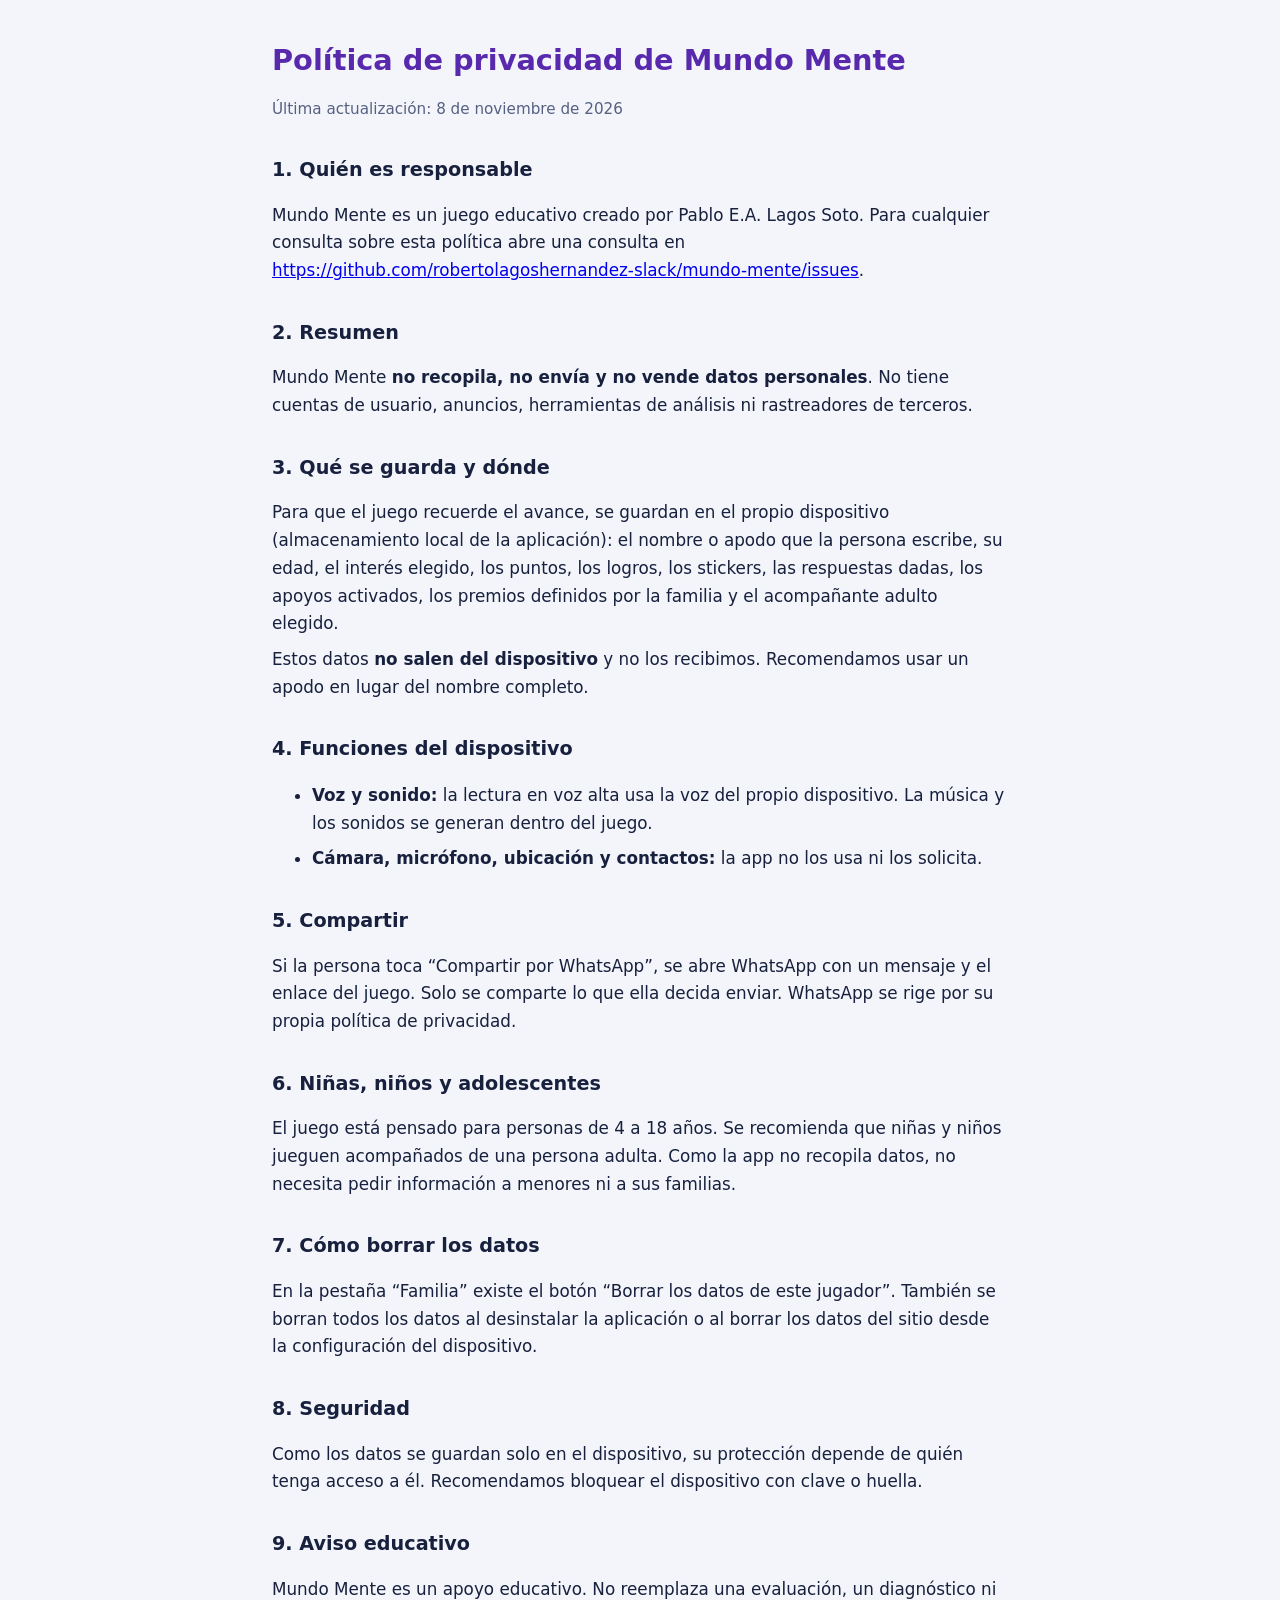
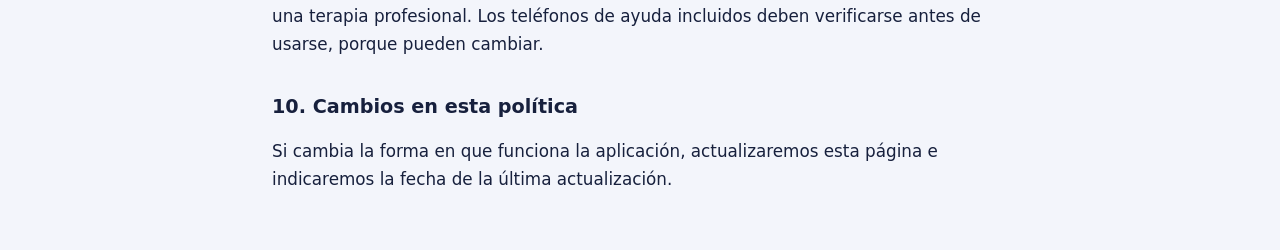
<file: privacy.html>
<!doctype html>
<html lang="es">
<head>
<meta charset="utf-8">
<meta name="viewport" content="width=device-width,initial-scale=1">
<title>Política de privacidad de Mundo Mente</title>
<style>
:root{color-scheme:light dark;--bg:#F3F5FB;--fg:#17203D;--mut:#566080;--ac:#5929AD}
@media(prefers-color-scheme:dark){:root{--bg:#0D1226;--fg:#EEF1FF;--mut:#A9B2D6;--ac:#B79CF2}}
body{margin:0;background:var(--bg);color:var(--fg);font:400 1.05rem/1.65 system-ui,Segoe UI,Roboto,sans-serif}
main{max-width:46rem;margin:0 auto;padding:1.5rem 1rem 3rem}
h1{font-size:1.8rem;line-height:1.2;color:var(--ac)}
h2{font-size:1.2rem;margin-top:2rem}
p,li{margin:.5rem 0}
.mut{color:var(--mut);font-size:.95rem}
.dato{background:rgba(89,41,173,.12);padding:.1rem .4rem;border-radius:.3rem}
</style>
</head>
<body>
<main>
<h1>Política de privacidad de Mundo Mente</h1>
<p class="mut">Última actualización: 8 de noviembre de 2026</p>

<h2>1. Quién es responsable</h2>
<p>Mundo Mente es un juego educativo creado por Pablo E.A. Lagos Soto. Para cualquier consulta sobre esta política abre una consulta en <a href="https://github.com/robertolagoshernandez-slack/mundo-mente/issues">https://github.com/robertolagoshernandez-slack/mundo-mente/issues</a>.</p>

<h2>2. Resumen</h2>
<p>Mundo Mente <strong>no recopila, no envía y no vende datos personales</strong>. No tiene cuentas de usuario, anuncios, herramientas de análisis ni rastreadores de terceros.</p>

<h2>3. Qué se guarda y dónde</h2>
<p>Para que el juego recuerde el avance, se guardan en el propio dispositivo (almacenamiento local de la aplicación): el nombre o apodo que la persona escribe, su edad, el interés elegido, los puntos, los logros, los stickers, las respuestas dadas, los apoyos activados, los premios definidos por la familia y el acompañante adulto elegido.</p>
<p>Estos datos <strong>no salen del dispositivo</strong> y no los recibimos. Recomendamos usar un apodo en lugar del nombre completo.</p>

<h2>4. Funciones del dispositivo</h2>
<ul>
<li><strong>Voz y sonido:</strong> la lectura en voz alta usa la voz del propio dispositivo. La música y los sonidos se generan dentro del juego.</li>
<li><strong>Cámara, micrófono, ubicación y contactos:</strong> la app no los usa ni los solicita.</li>
</ul>

<h2>5. Compartir</h2>
<p>Si la persona toca “Compartir por WhatsApp”, se abre WhatsApp con un mensaje y el enlace del juego. Solo se comparte lo que ella decida enviar. WhatsApp se rige por su propia política de privacidad.</p>

<h2>6. Niñas, niños y adolescentes</h2>
<p>El juego está pensado para personas de 4 a 18 años. Se recomienda que niñas y niños jueguen acompañados de una persona adulta. Como la app no recopila datos, no necesita pedir información a menores ni a sus familias.</p>

<h2>7. Cómo borrar los datos</h2>
<p>En la pestaña “Familia” existe el botón “Borrar los datos de este jugador”. También se borran todos los datos al desinstalar la aplicación o al borrar los datos del sitio desde la configuración del dispositivo.</p>

<h2>8. Seguridad</h2>
<p>Como los datos se guardan solo en el dispositivo, su protección depende de quién tenga acceso a él. Recomendamos bloquear el dispositivo con clave o huella.</p>

<h2>9. Aviso educativo</h2>
<p>Mundo Mente es un apoyo educativo. No reemplaza una evaluación, un diagnóstico ni una terapia profesional. Los teléfonos de ayuda incluidos deben verificarse antes de usarse, porque pueden cambiar.</p>

<h2>10. Cambios en esta política</h2>
<p>Si cambia la forma en que funciona la aplicación, actualizaremos esta página e indicaremos la fecha de la última actualización.</p>
</main>
</body>
</html>
</file>
<file: fonts/fonts.css>
@font-face {
  font-family: 'Baloo 2';
  font-style: normal;
  font-weight: 600;
  font-display: swap;
  src: url(Baloo2-4a324d.woff2) format('woff2');
  
}
@font-face {
  font-family: 'Baloo 2';
  font-style: normal;
  font-weight: 700;
  font-display: swap;
  src: url(Baloo2-4a324d.woff2) format('woff2');
  
}
@font-face {
  font-family: 'Baloo 2';
  font-style: normal;
  font-weight: 800;
  font-display: swap;
  src: url(Baloo2-4a324d.woff2) format('woff2');
  
}
@font-face {
  font-family: 'Lexend';
  font-style: normal;
  font-weight: 400;
  font-display: swap;
  src: url(Lexend-45b4c6.woff2) format('woff2');
  
}
@font-face {
  font-family: 'Lexend';
  font-style: normal;
  font-weight: 500;
  font-display: swap;
  src: url(Lexend-45b4c6.woff2) format('woff2');
  
}
@font-face {
  font-family: 'Lexend';
  font-style: normal;
  font-weight: 600;
  font-display: swap;
  src: url(Lexend-45b4c6.woff2) format('woff2');
  
}
</file>
